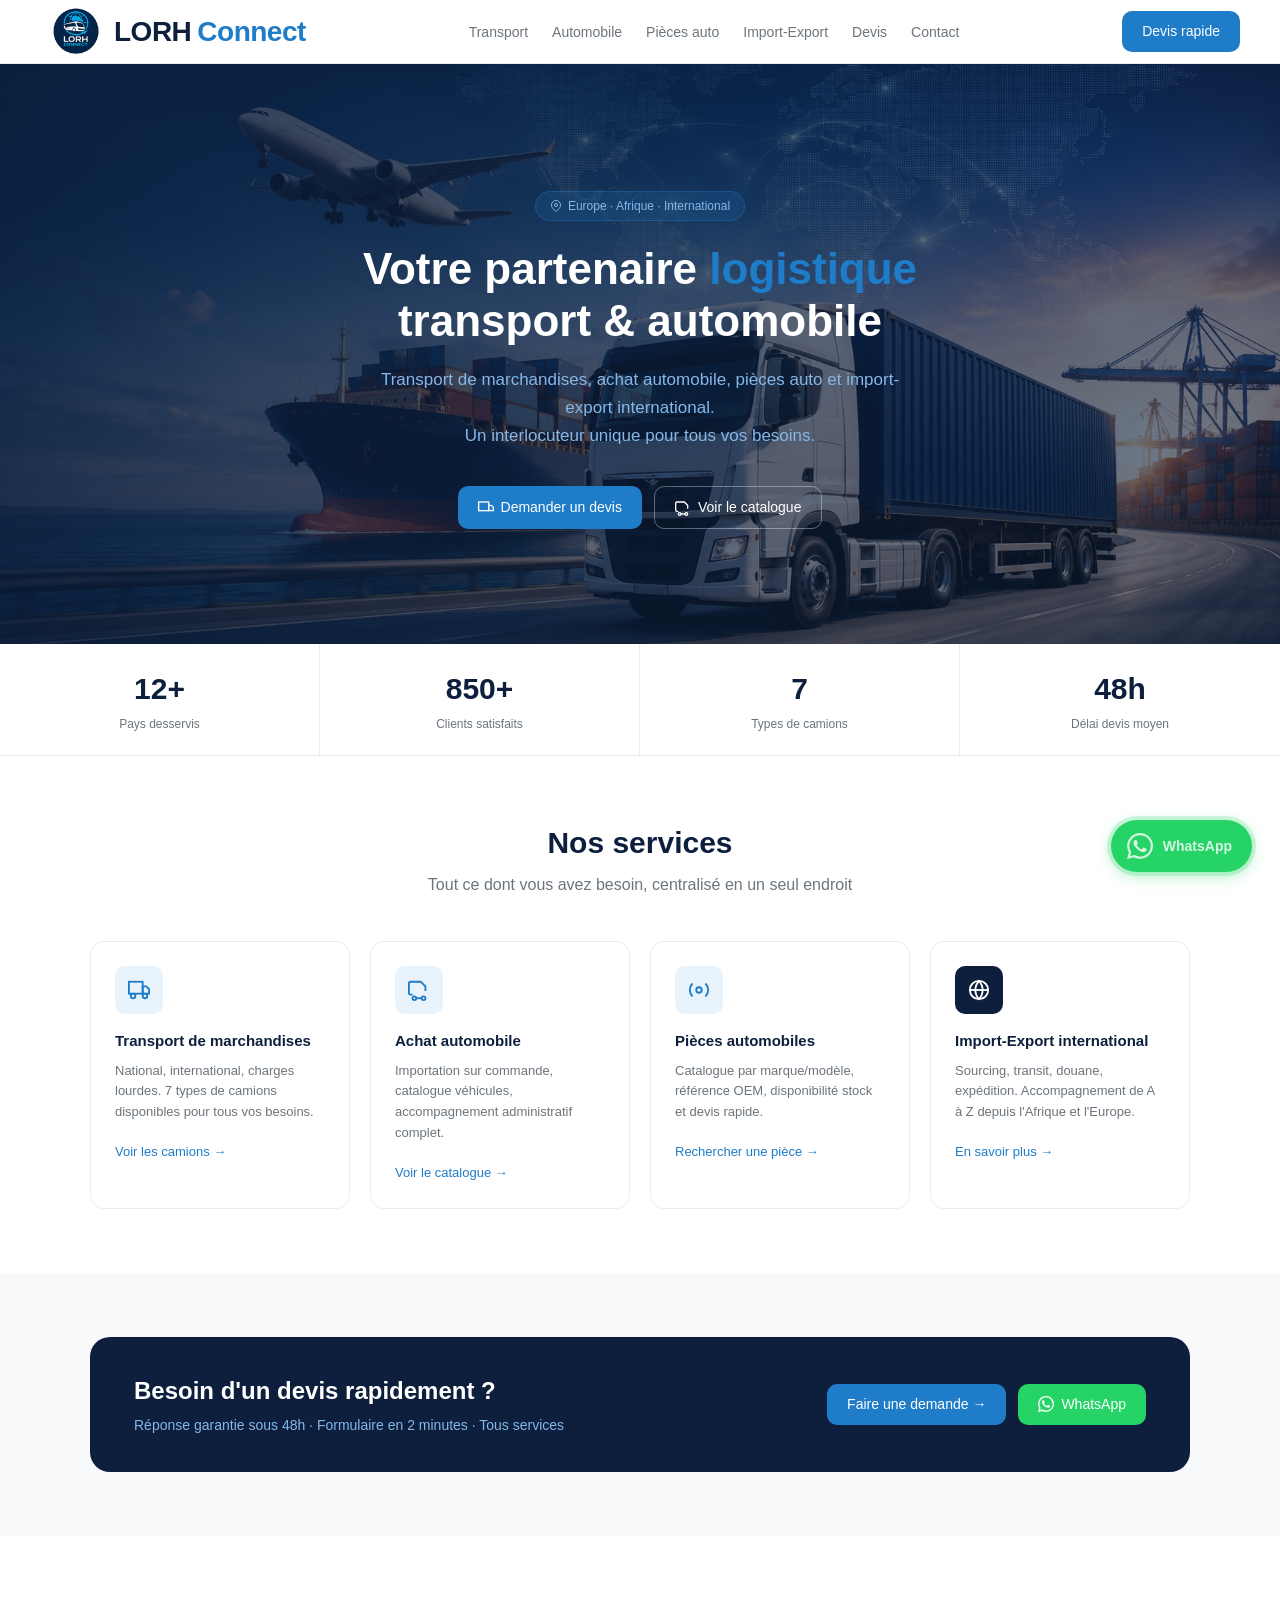
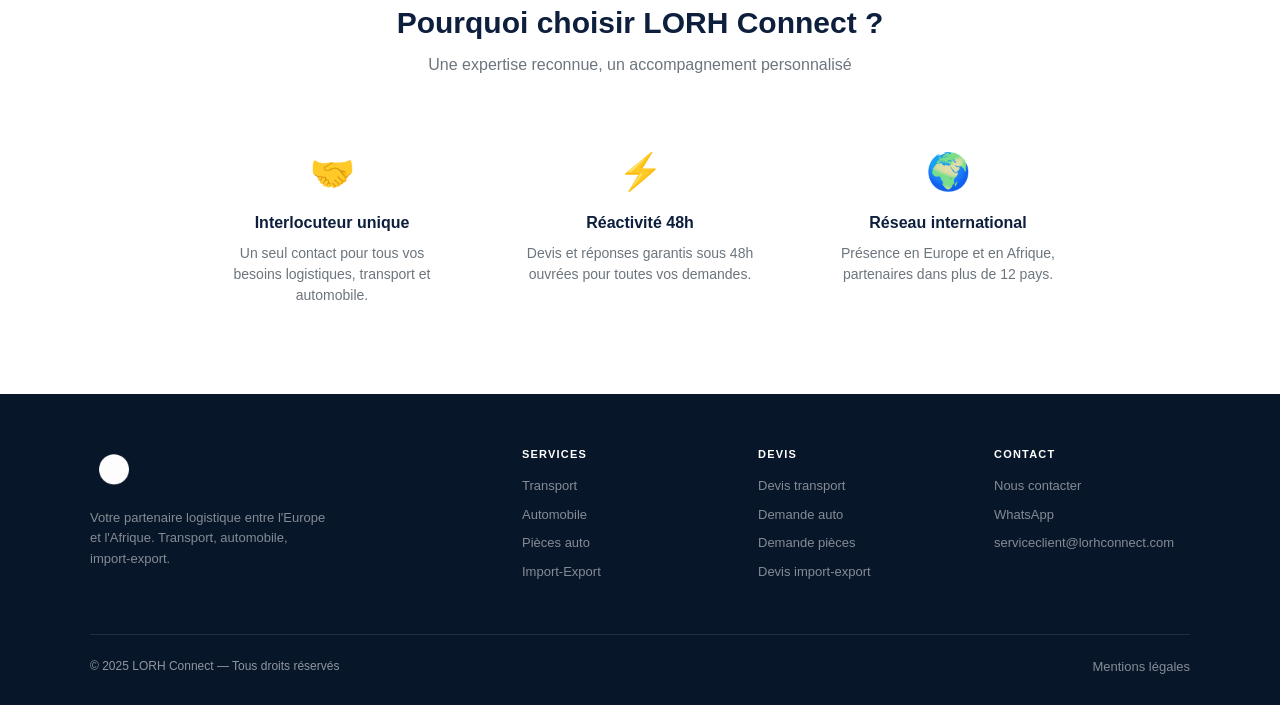
<file: index.html>
<!DOCTYPE html>
<html lang="fr">
<head>
  <meta charset="UTF-8">
  <meta name="viewport" content="width=device-width, initial-scale=1.0">
  <meta name="description" content="LORH Connect — Transport de marchandises, import-export, achat automobile et pièces auto. Votre partenaire logistique Europe-Afrique.">
  <title>LORH Connect — Transport · Automobile · Import-Export</title>
  <link rel="stylesheet" href="css/lorh-global.css">
  <link rel="icon" type="image/png" href="images/logo.png">
</head>
<body>

  <!-- ====== NAVIGATION ====== -->
  <header class="lorh-nav" role="banner">
    <a href="/" class="lorh-nav__logo" aria-label="LORH Connect — Accueil">
      <img src="images/logo.jpeg" alt="LORH Connect" class="lorh-nav__logo-img"><span class="lorh-nav__logo-text">LORH<span>Connect</span></span>
    </a>

    <nav aria-label="Navigation principale">
      <ul class="lorh-nav__links">
        <li><a href="/pages/transport.html">Transport</a></li>
        <li><a href="/pages/automobile.html">Automobile</a></li>
        <li><a href="/pages/pieces.html">Pièces auto</a></li>
        <li><a href="/pages/import-export.html">Import-Export</a></li>
        <li><a href="/pages/devis.html">Devis</a></li>
        <li><a href="/pages/contact.html">Contact</a></li>
      </ul>
    </nav>

    <div class="lorh-nav__cta">
      <a href="/pages/devis.html" class="lorh-btn lorh-btn--blue">Devis rapide</a>
    </div>

    <!-- Burger mobile -->
    <button class="lorh-burger" aria-label="Menu" aria-expanded="false" onclick="toggleMenu()">
      <span></span><span></span><span></span>
    </button>
  </header>

  <!-- Menu mobile -->
  <div class="lorh-mobile-menu" id="mobile-menu" aria-hidden="true">
    <a href="/pages/transport.html">🚛 Transport</a>
    <a href="/pages/automobile.html">🚗 Automobile</a>
    <a href="/pages/pieces.html">🔧 Pièces auto</a>
    <a href="/pages/import-export.html">🌍 Import-Export</a>
    <a href="/pages/devis.html">📋 Demander un devis</a>
    <a href="/pages/contact.html">✉️ Contact</a>
    <a href="https://wa.me/2250708908162?text=Bonjour+LORH+Connect%2C+je+souhaite+des+informations." target="_blank" class="lorh-mobile-menu__wa">
      <svg width="16" height="16" viewBox="0 0 24 24" fill="currentColor"><path d="M17.472 14.382c-.297-.149-1.758-.867-2.03-.967-.273-.099-.471-.148-.67.15-.197.297-.767.966-.94 1.164-.173.199-.347.223-.644.075-.297-.15-1.255-.463-2.39-1.475-.883-.788-1.48-1.761-1.653-2.059-.173-.297-.018-.458.13-.606.134-.133.298-.347.446-.52.149-.174.198-.298.298-.497.099-.198.05-.371-.025-.52-.075-.149-.669-1.612-.916-2.207-.242-.579-.487-.5-.669-.51-.173-.008-.371-.01-.57-.01-.198 0-.52.074-.792.372-.272.297-1.04 1.016-1.04 2.479 0 1.462 1.065 2.875 1.213 3.074.149.198 2.096 3.2 5.077 4.487.709.306 1.262.489 1.694.625.712.227 1.36.195 1.871.118.571-.085 1.758-.719 2.006-1.413.248-.694.248-1.289.173-1.413-.074-.124-.272-.198-.57-.347m-5.421 7.403h-.004a9.87 9.87 0 01-5.031-1.378l-.361-.214-3.741.982.998-3.648-.235-.374a9.86 9.86 0 01-1.51-5.26c.001-5.45 4.436-9.884 9.888-9.884 2.64 0 5.122 1.03 6.988 2.898a9.825 9.825 0 012.893 6.994c-.003 5.45-4.437 9.884-9.885 9.884m8.413-18.297A11.815 11.815 0 0012.05 0C5.495 0 .16 5.335.157 11.892c0 2.096.547 4.142 1.588 5.945L.057 24l6.305-1.654a11.882 11.882 0 005.683 1.448h.005c6.554 0 11.89-5.335 11.893-11.893a11.821 11.821 0 00-3.48-8.413z"/></svg>
      WhatsApp
    </a>
  </div>

  <main>

    <!-- ====== HERO ====== -->
    <section aria-label="Présentation" style="
      position: relative;
      min-height: 580px;
      display: flex;
      align-items: center;
      justify-content: center;
      text-align: center;
      overflow: hidden;
    ">
      <!-- Image de fond -->
      <img src="images/banniere.png" alt=""
        aria-hidden="true"
        style="
          position: absolute;
          inset: 0;
          width: 100%;
          height: 100%;
          object-fit: cover;
          object-position: center;
        ">
      <!-- Overlay dégradé navy pour lisibilité du texte -->
      <div style="
        position: absolute;
        inset: 0;
        background: linear-gradient(
          135deg,
          rgba(13,31,60,0.88) 0%,
          rgba(13,31,60,0.72) 50%,
          rgba(13,31,60,0.55) 100%
        );
      "></div>

      <!-- Contenu hero -->
      <div style="position: relative; z-index: 1; padding: 80px 40px 68px; max-width: 780px; margin: 0 auto;">
        <div class="lorh-hero__tag">
          <svg width="12" height="12" fill="none" stroke="currentColor" stroke-width="2" viewBox="0 0 24 24"><path d="M21 10c0 7-9 13-9 13s-9-6-9-13a9 9 0 0 1 18 0z"/><circle cx="12" cy="10" r="3"/></svg>
          Europe · Afrique · International
        </div>
        <h1 class="lorh-hero__title">
          Votre partenaire <span>logistique</span><br>transport & automobile
        </h1>
        <p class="lorh-hero__subtitle">
          Transport de marchandises, achat automobile, pièces auto et import-export international.<br>
          Un interlocuteur unique pour tous vos besoins.
        </p>
        <div class="lorh-hero__cta">
          <a href="/pages/devis.html?service=transport" class="lorh-btn lorh-btn--blue">
            <svg width="16" height="16" fill="none" stroke="currentColor" stroke-width="2" viewBox="0 0 24 24"><rect x="1" y="3" width="15" height="13"/><path d="M16 8h4l3 3v5h-7V8z"/></svg>
            Demander un devis
          </a>
          <a href="/pages/automobile.html" class="lorh-btn lorh-btn--ghost">
            <svg width="16" height="16" fill="none" stroke="currentColor" stroke-width="2" viewBox="0 0 24 24"><path d="M5 17H3a2 2 0 0 1-2-2V5a2 2 0 0 1 2-2h11l5 5v5"/><circle cx="7" cy="21" r="2"/><path d="M9 21h6"/><circle cx="17" cy="21" r="2"/></svg>
            Voir le catalogue
          </a>
        </div>
      </div>
    </section>

    <!-- ====== STATS ====== -->
    <div class="lorh-stats" role="region" aria-label="Chiffres clés">
      <div class="lorh-stats__item">
        <div class="lorh-stats__num">12+</div>
        <div class="lorh-stats__label">Pays desservis</div>
      </div>
      <div class="lorh-stats__item">
        <div class="lorh-stats__num">850+</div>
        <div class="lorh-stats__label">Clients satisfaits</div>
      </div>
      <div class="lorh-stats__item">
        <div class="lorh-stats__num">7</div>
        <div class="lorh-stats__label">Types de camions</div>
      </div>
      <div class="lorh-stats__item">
        <div class="lorh-stats__num">48h</div>
        <div class="lorh-stats__label">Délai devis moyen</div>
      </div>
    </div>

    <!-- ====== SERVICES ====== -->
    <section class="lorh-section" aria-labelledby="services-titre">
      <h2 class="lorh-section__title" id="services-titre">Nos services</h2>
      <p class="lorh-section__sub">Tout ce dont vous avez besoin, centralisé en un seul endroit</p>

      <div class="lorh-services-grid">

        <a href="/pages/transport.html" class="lorh-service-card">
          <div class="lorh-service-card__icon">
            <svg width="22" height="22" fill="none" stroke="currentColor" stroke-width="2" viewBox="0 0 24 24"><rect x="1" y="3" width="15" height="13"/><path d="M16 8h4l3 3v5h-7V8z"/><circle cx="5.5" cy="18.5" r="2.5"/><circle cx="18.5" cy="18.5" r="2.5"/></svg>
          </div>
          <h3 class="lorh-service-card__title">Transport de marchandises</h3>
          <p class="lorh-service-card__desc">National, international, charges lourdes. 7 types de camions disponibles pour tous vos besoins.</p>
          <span class="lorh-service-card__link">Voir les camions →</span>
        </a>

        <a href="/pages/automobile.html" class="lorh-service-card">
          <div class="lorh-service-card__icon">
            <svg width="22" height="22" fill="none" stroke="currentColor" stroke-width="2" viewBox="0 0 24 24"><path d="M5 17H3a2 2 0 0 1-2-2V5a2 2 0 0 1 2-2h11l5 5v5"/><circle cx="7" cy="21" r="2"/><path d="M9 21h6"/><circle cx="17" cy="21" r="2"/></svg>
          </div>
          <h3 class="lorh-service-card__title">Achat automobile</h3>
          <p class="lorh-service-card__desc">Importation sur commande, catalogue véhicules, accompagnement administratif complet.</p>
          <span class="lorh-service-card__link">Voir le catalogue →</span>
        </a>

        <a href="/pages/pieces.html" class="lorh-service-card">
          <div class="lorh-service-card__icon">
            <svg width="22" height="22" fill="none" stroke="currentColor" stroke-width="2" viewBox="0 0 24 24"><circle cx="12" cy="12" r="3"/><path d="M19.07 4.93a10 10 0 0 1 0 14.14"/><path d="M4.93 4.93a10 10 0 0 0 0 14.14"/></svg>
          </div>
          <h3 class="lorh-service-card__title">Pièces automobiles</h3>
          <p class="lorh-service-card__desc">Catalogue par marque/modèle, référence OEM, disponibilité stock et devis rapide.</p>
          <span class="lorh-service-card__link">Rechercher une pièce →</span>
        </a>

        <a href="/pages/import-export.html" class="lorh-service-card lorh-service-card--featured">
          <div class="lorh-service-card__icon">
            <svg width="22" height="22" fill="none" stroke="currentColor" stroke-width="2" viewBox="0 0 24 24"><circle cx="12" cy="12" r="10"/><line x1="2" y1="12" x2="22" y2="12"/><path d="M12 2a15.3 15.3 0 0 1 4 10 15.3 15.3 0 0 1-4 10 15.3 15.3 0 0 1-4-10 15.3 15.3 0 0 1 4-10z"/></svg>
          </div>
          <h3 class="lorh-service-card__title">Import-Export international</h3>
          <p class="lorh-service-card__desc">Sourcing, transit, douane, expédition. Accompagnement de A à Z depuis l'Afrique et l'Europe.</p>
          <span class="lorh-service-card__link">En savoir plus →</span>
        </a>

      </div>
    </section>

    <!-- ====== BANNIÈRE DEVIS ====== -->
    <div class="lorh-section lorh-section--gray">
      <div class="lorh-devis-banner">
        <div>
          <h2 class="lorh-devis-banner__title">Besoin d'un devis rapidement ?</h2>
          <p class="lorh-devis-banner__sub">Réponse garantie sous 48h · Formulaire en 2 minutes · Tous services</p>
        </div>
        <div style="display:flex;gap:12px;flex-wrap:wrap">
          <a href="/pages/devis.html" class="lorh-btn lorh-btn--blue">Faire une demande →</a>
          <a href="https://wa.me/2250708908162?text=Bonjour+LORH+Connect%2C+je+souhaite+un+devis." target="_blank" class="lorh-btn lorh-btn--wa">
            <svg width="16" height="16" viewBox="0 0 24 24" fill="currentColor"><path d="M17.472 14.382c-.297-.149-1.758-.867-2.03-.967-.273-.099-.471-.148-.67.15-.197.297-.767.966-.94 1.164-.173.199-.347.223-.644.075-.297-.15-1.255-.463-2.39-1.475-.883-.788-1.48-1.761-1.653-2.059-.173-.297-.018-.458.13-.606.134-.133.298-.347.446-.52.149-.174.198-.298.298-.497.099-.198.05-.371-.025-.52-.075-.149-.669-1.612-.916-2.207-.242-.579-.487-.5-.669-.51-.173-.008-.371-.01-.57-.01-.198 0-.52.074-.792.372-.272.297-1.04 1.016-1.04 2.479 0 1.462 1.065 2.875 1.213 3.074.149.198 2.096 3.2 5.077 4.487.709.306 1.262.489 1.694.625.712.227 1.36.195 1.871.118.571-.085 1.758-.719 2.006-1.413.248-.694.248-1.289.173-1.413-.074-.124-.272-.198-.57-.347m-5.421 7.403h-.004a9.87 9.87 0 01-5.031-1.378l-.361-.214-3.741.982.998-3.648-.235-.374a9.86 9.86 0 01-1.51-5.26c.001-5.45 4.436-9.884 9.888-9.884 2.64 0 5.122 1.03 6.988 2.898a9.825 9.825 0 012.893 6.994c-.003 5.45-4.437 9.884-9.885 9.884m8.413-18.297A11.815 11.815 0 0012.05 0C5.495 0 .16 5.335.157 11.892c0 2.096.547 4.142 1.588 5.945L.057 24l6.305-1.654a11.882 11.882 0 005.683 1.448h.005c6.554 0 11.89-5.335 11.893-11.893a11.821 11.821 0 00-3.48-8.413z"/></svg>
            WhatsApp
          </a>
        </div>
      </div>
    </div>

    <!-- ====== POURQUOI LORH ====== -->
    <section class="lorh-section" aria-labelledby="pourquoi-titre">
      <h2 class="lorh-section__title" id="pourquoi-titre">Pourquoi choisir LORH Connect ?</h2>
      <p class="lorh-section__sub">Une expertise reconnue, un accompagnement personnalisé</p>
      <div style="display:grid;grid-template-columns:repeat(3,1fr);gap:24px;max-width:900px;margin:0 auto">
        <div style="text-align:center;padding:24px">
          <div style="font-size:36px;margin-bottom:12px">🤝</div>
          <h3 style="font-size:16px;font-weight:600;color:var(--lorh-navy);margin:0 0 8px">Interlocuteur unique</h3>
          <p style="font-size:14px;color:var(--lorh-gray-600);margin:0">Un seul contact pour tous vos besoins logistiques, transport et automobile.</p>
        </div>
        <div style="text-align:center;padding:24px">
          <div style="font-size:36px;margin-bottom:12px">⚡</div>
          <h3 style="font-size:16px;font-weight:600;color:var(--lorh-navy);margin:0 0 8px">Réactivité 48h</h3>
          <p style="font-size:14px;color:var(--lorh-gray-600);margin:0">Devis et réponses garantis sous 48h ouvrées pour toutes vos demandes.</p>
        </div>
        <div style="text-align:center;padding:24px">
          <div style="font-size:36px;margin-bottom:12px">🌍</div>
          <h3 style="font-size:16px;font-weight:600;color:var(--lorh-navy);margin:0 0 8px">Réseau international</h3>
          <p style="font-size:14px;color:var(--lorh-gray-600);margin:0">Présence en Europe et en Afrique, partenaires dans plus de 12 pays.</p>
        </div>
      </div>
    </section>

  </main>

  <!-- ====== FOOTER ====== -->
  <footer class="lorh-footer" role="contentinfo">
    <div class="lorh-footer__grid">
      <div>
        <img src="images/logo.jpeg" alt="LORH Connect" style="height:48px;margin-bottom:14px;filter:brightness(0) invert(1)">
        <p style="font-size:13px;color:rgba(255,255,255,0.5);line-height:1.6;max-width:240px">
          Votre partenaire logistique entre l'Europe et l'Afrique. Transport, automobile, import-export.
        </p>
      </div>
      <div>
        <div class="lorh-footer__col-title">Services</div>
        <a href="/pages/transport.html" class="lorh-footer__link">Transport</a>
        <a href="/pages/automobile.html" class="lorh-footer__link">Automobile</a>
        <a href="/pages/pieces.html" class="lorh-footer__link">Pièces auto</a>
        <a href="/pages/import-export.html" class="lorh-footer__link">Import-Export</a>
      </div>
      <div>
        <div class="lorh-footer__col-title">Devis</div>
        <a href="/pages/devis.html?service=transport" class="lorh-footer__link">Devis transport</a>
        <a href="/pages/devis.html?service=automobile" class="lorh-footer__link">Demande auto</a>
        <a href="/pages/devis.html?service=pieces" class="lorh-footer__link">Demande pièces</a>
        <a href="/pages/devis.html?service=import" class="lorh-footer__link">Devis import-export</a>
      </div>
      <div>
        <div class="lorh-footer__col-title">Contact</div>
        <a href="/pages/contact.html" class="lorh-footer__link">Nous contacter</a>
        <a href="https://wa.me/2250708908162" target="_blank" class="lorh-footer__link">WhatsApp</a>
        <a href="mailto:serviceclient@lorhconnect.com" class="lorh-footer__link">serviceclient@lorhconnect.com</a>
      </div>
    </div>
    <div class="lorh-footer__bottom">
      <span>© 2025 LORH Connect — Tous droits réservés</span>
      <span><a href="/pages/mentions-legales.html" class="lorh-footer__link" style="display:inline">Mentions légales</a></span>
    </div>
  </footer>

  <!-- ====== WHATSAPP FLOTTANT ====== -->
  <a href="https://wa.me/2250708908162?text=Bonjour+LORH+Connect%2C+je+souhaite+des+informations+sur+vos+services."
     target="_blank" rel="noopener noreferrer"
     class="lorh-wa-float" aria-label="Nous contacter sur WhatsApp">
    <svg width="26" height="26" viewBox="0 0 24 24" fill="currentColor" aria-hidden="true"><path d="M17.472 14.382c-.297-.149-1.758-.867-2.03-.967-.273-.099-.471-.148-.67.15-.197.297-.767.966-.94 1.164-.173.199-.347.223-.644.075-.297-.15-1.255-.463-2.39-1.475-.883-.788-1.48-1.761-1.653-2.059-.173-.297-.018-.458.13-.606.134-.133.298-.347.446-.52.149-.174.198-.298.298-.497.099-.198.05-.371-.025-.52-.075-.149-.669-1.612-.916-2.207-.242-.579-.487-.5-.669-.51-.173-.008-.371-.01-.57-.01-.198 0-.52.074-.792.372-.272.297-1.04 1.016-1.04 2.479 0 1.462 1.065 2.875 1.213 3.074.149.198 2.096 3.2 5.077 4.487.709.306 1.262.489 1.694.625.712.227 1.36.195 1.871.118.571-.085 1.758-.719 2.006-1.413.248-.694.248-1.289.173-1.413-.074-.124-.272-.198-.57-.347m-5.421 7.403h-.004a9.87 9.87 0 01-5.031-1.378l-.361-.214-3.741.982.998-3.648-.235-.374a9.86 9.86 0 01-1.51-5.26c.001-5.45 4.436-9.884 9.888-9.884 2.64 0 5.122 1.03 6.988 2.898a9.825 9.825 0 012.893 6.994c-.003 5.45-4.437 9.884-9.885 9.884m8.413-18.297A11.815 11.815 0 0012.05 0C5.495 0 .16 5.335.157 11.892c0 2.096.547 4.142 1.588 5.945L.057 24l6.305-1.654a11.882 11.882 0 005.683 1.448h.005c6.554 0 11.89-5.335 11.893-11.893a11.821 11.821 0 00-3.48-8.413z"/></svg>
    <span class="lorh-wa-float__label">WhatsApp</span>
  </a>

  <script src="js/lorh-global.js"></script>
</body>
</html>
</file>
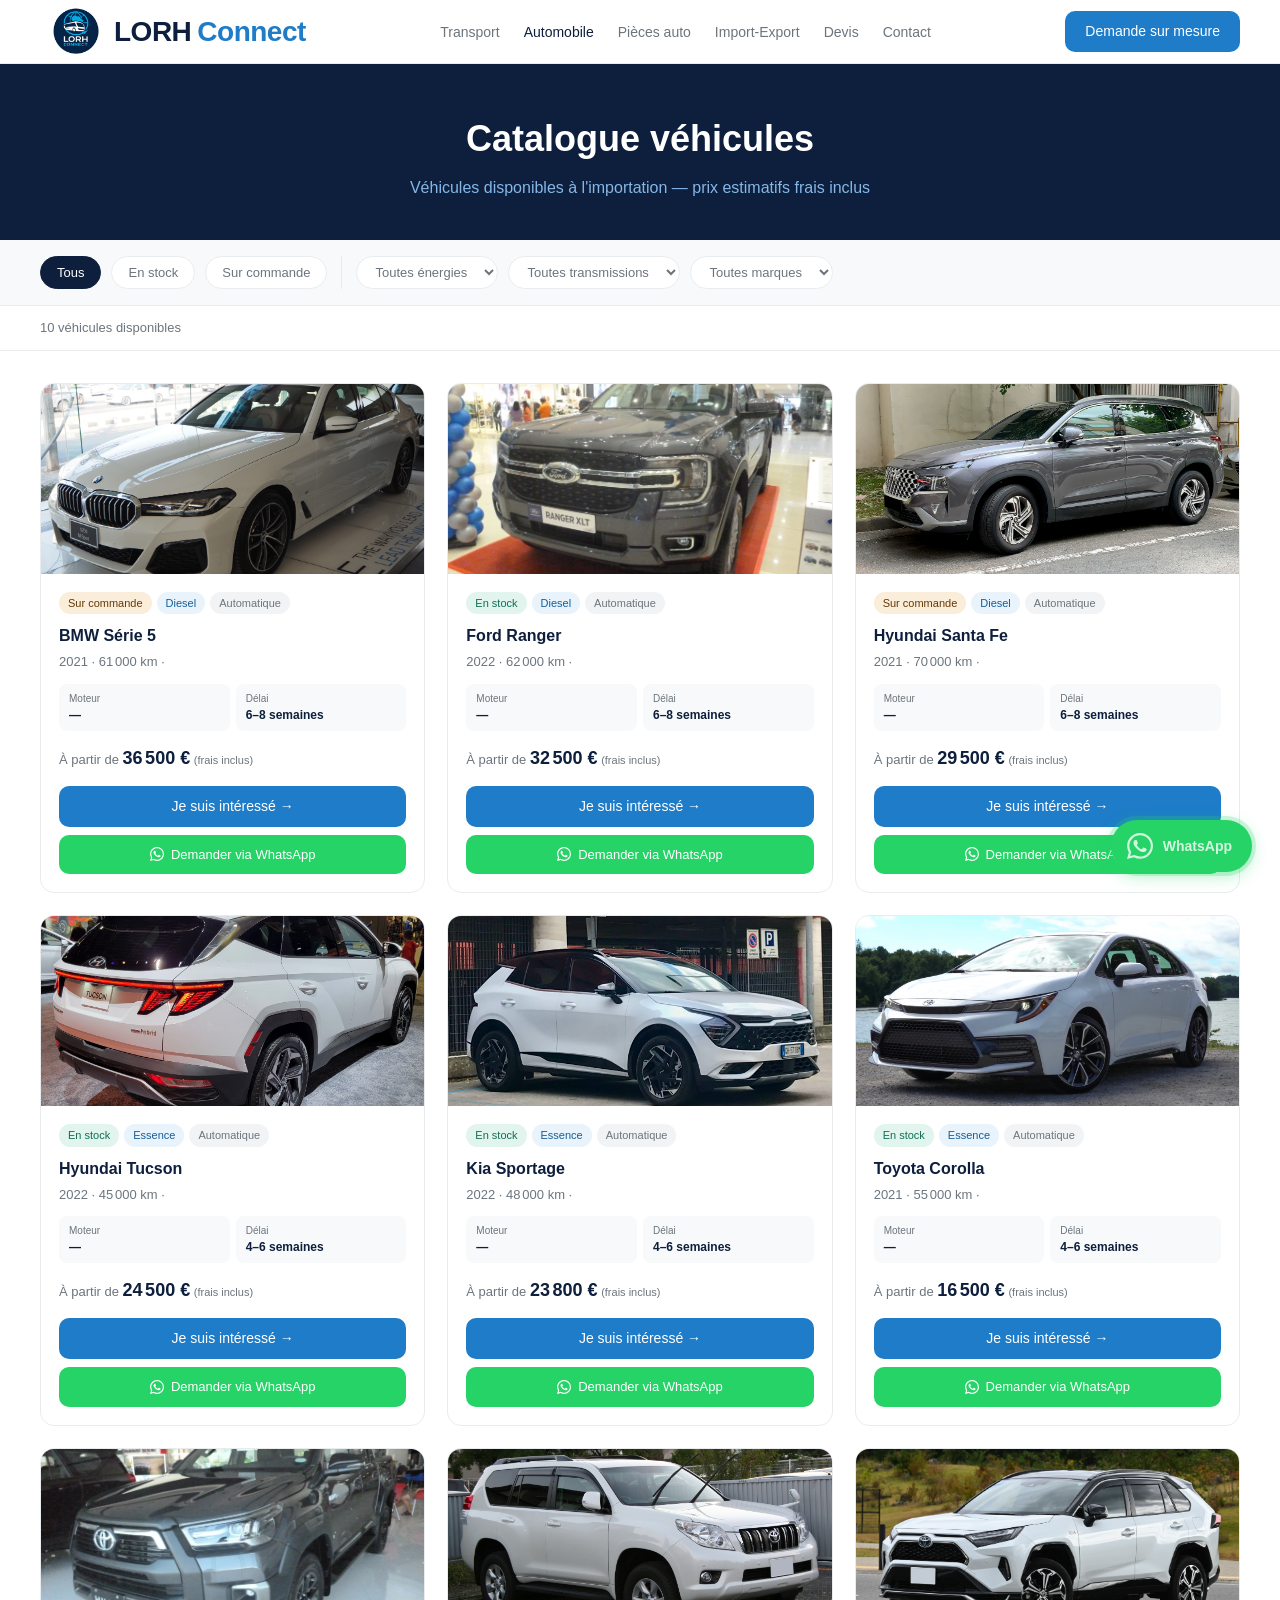
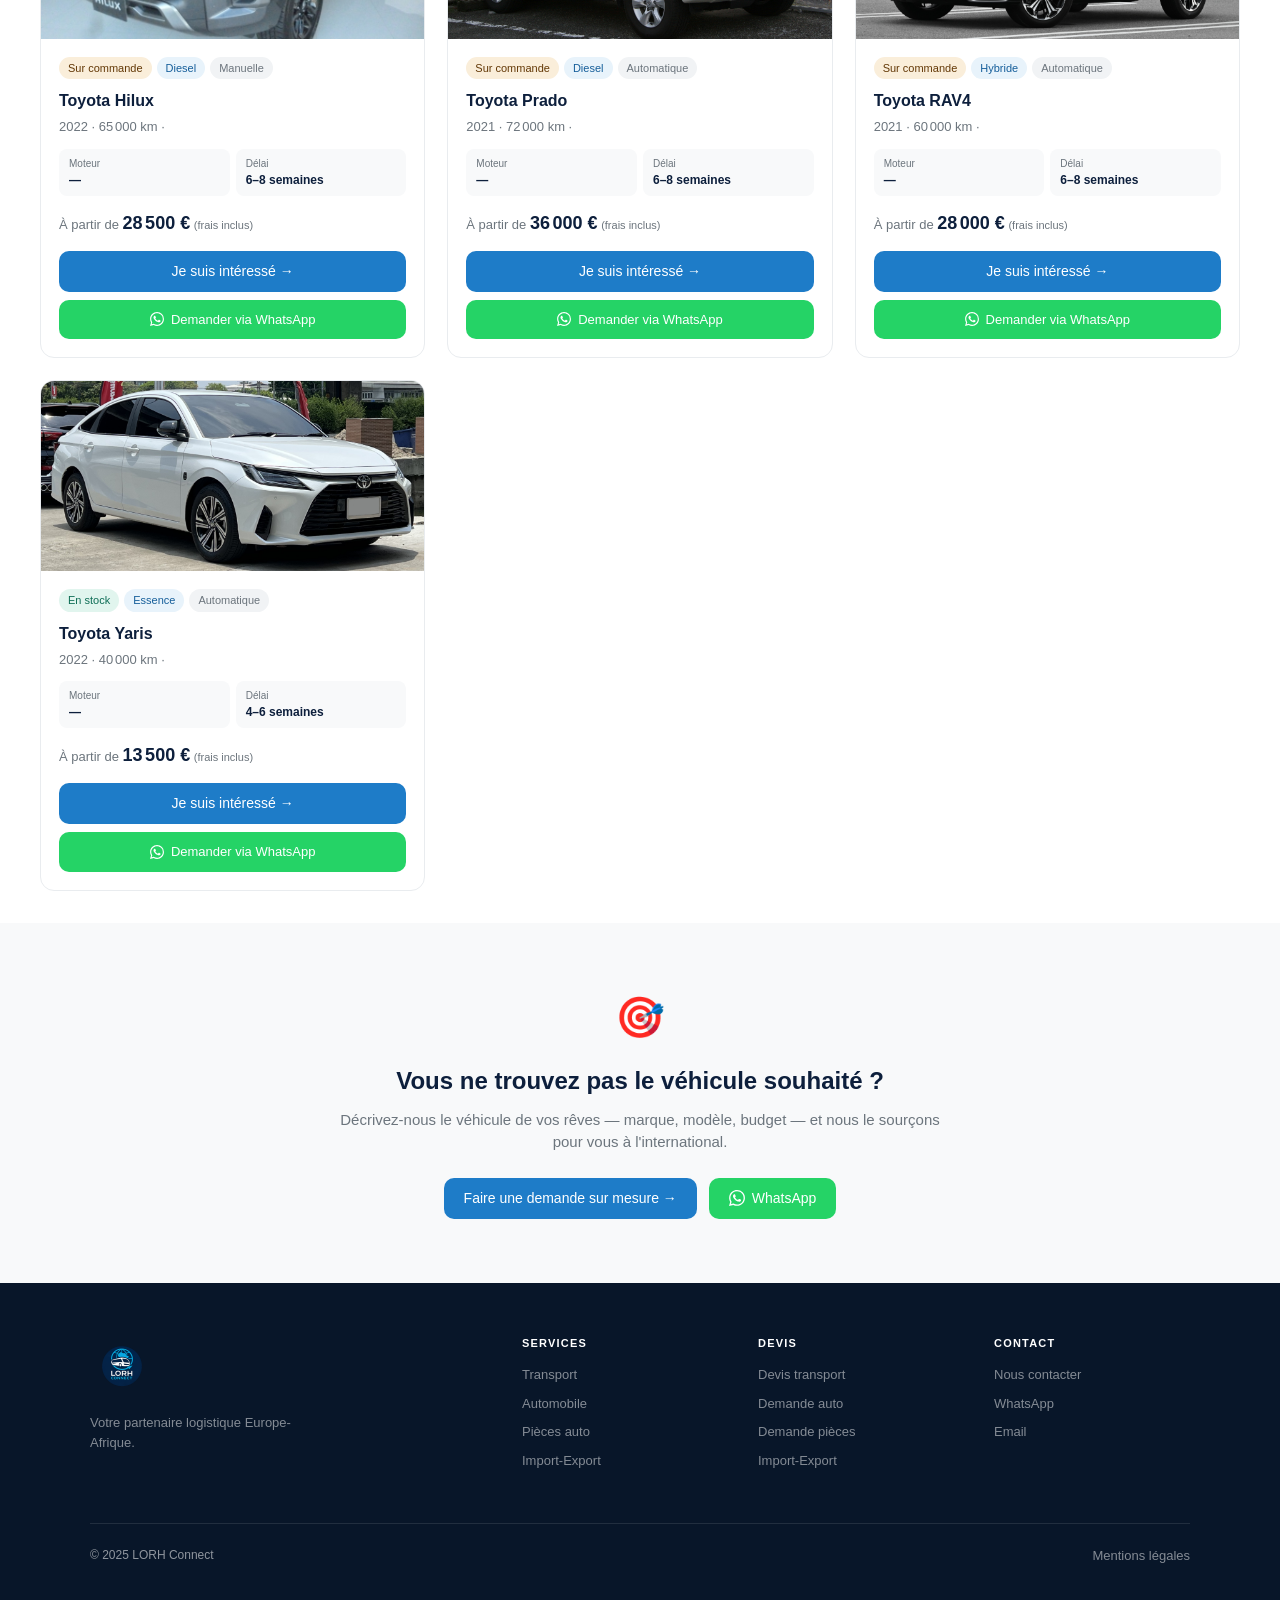
<file: pages/automobile.html>
<!DOCTYPE html>
<html lang="fr">
<head>
  <meta charset="UTF-8">
  <meta name="viewport" content="width=device-width, initial-scale=1.0">
  <meta name="description" content="Catalogue véhicules LORH Connect — Importation automobile Europe et Afrique">
  <title>Catalogue Automobile — LORH Connect</title>
  <link rel="stylesheet" href="../css/lorh-global.css">
</head>
<body>

  <header class="lorh-nav">
    <a href="/" class="lorh-nav__logo"><img src="../images/logo.jpeg" alt="LORH Connect" class="lorh-nav__logo-img"><span class="lorh-nav__logo-text">LORH<span>Connect</span></span></a>
    <nav><ul class="lorh-nav__links">
      <li><a href="/pages/transport.html">Transport</a></li>
      <li><a href="/pages/automobile.html" style="color:var(--lorh-navy);font-weight:500">Automobile</a></li>
      <li><a href="/pages/pieces.html">Pièces auto</a></li>
      <li><a href="/pages/import-export.html">Import-Export</a></li>
      <li><a href="/pages/devis.html">Devis</a></li>
      <li><a href="/pages/contact.html">Contact</a></li>
    </ul></nav>
    <div class="lorh-nav__cta">
      <a href="/pages/devis?service=automobile" class="lorh-btn lorh-btn--blue">Demande sur mesure</a>
    </div>
    <button class="lorh-burger" aria-label="Menu" onclick="toggleMenu()"><span></span><span></span><span></span></button>
  </header>
  <div class="lorh-mobile-menu" id="mobile-menu">
    <a href="/pages/transport.html">🚛 Transport</a>
    <a href="/pages/automobile.html">🚗 Automobile</a>
    <a href="/pages/pieces.html">🔧 Pièces auto</a>
    <a href="/pages/import-export.html">🌍 Import-Export</a>
    <a href="/pages/devis.html">📋 Devis</a>
    <a href="/pages/contact.html">✉️ Contact</a>
  </div>

  <main>

    <!-- En-tête page -->
    <div style="background:var(--lorh-navy);padding:48px 40px 40px;text-align:center">
      <h1 style="font-size:36px;font-weight:700;color:#fff;margin-bottom:10px">Catalogue véhicules</h1>
      <p style="font-size:16px;color:var(--lorh-blue-mid);max-width:500px;margin:0 auto">
        Véhicules disponibles à l'importation — prix estimatifs frais inclus
      </p>
    </div>

    <!-- Filtres -->
    <div class="lorh-filters" id="filtres-zone">
      <button class="lorh-filter-pill active" onclick="filtrerVehicules('tous', this)">Tous</button>
      <button class="lorh-filter-pill" onclick="filtrerVehicules('stock', this)">En stock</button>
      <button class="lorh-filter-pill" onclick="filtrerVehicules('commande', this)">Sur commande</button>
      <div style="width:1px;background:var(--lorh-gray-200);margin:0 4px"></div>
      <select id="filtre-energie" onchange="appliquerFiltres()" style="padding:7px 14px;font-size:13px;border:1px solid var(--lorh-gray-200);border-radius:20px;background:#fff;color:var(--lorh-gray-600)">
        <option value="">Toutes énergies</option>
        <option>Diesel</option>
        <option>Essence</option>
        <option>Hybride</option>
        <option>Électrique</option>
      </select>
      <select id="filtre-transmission" onchange="appliquerFiltres()" style="padding:7px 14px;font-size:13px;border:1px solid var(--lorh-gray-200);border-radius:20px;background:#fff;color:var(--lorh-gray-600)">
        <option value="">Toutes transmissions</option>
        <option>Automatique</option>
        <option>Manuelle</option>
      </select>
      <select id="filtre-marque" onchange="appliquerFiltres()" style="padding:7px 14px;font-size:13px;border:1px solid var(--lorh-gray-200);border-radius:20px;background:#fff;color:var(--lorh-gray-600)">
        <option value="">Toutes marques</option>
      </select>
    </div>

    <!-- Compteur résultats -->
    <div style="padding:12px 40px;font-size:13px;color:var(--lorh-gray-600);border-bottom:1px solid var(--lorh-gray-200)">
      <span id="compteur-vehicules">Chargement...</span>
    </div>

    <!-- Grille véhicules -->
    <div class="lorh-vehicles-grid" id="grille-vehicules">
      <!-- Chargement -->
      <div id="loading-vehicules" style="grid-column:1/-1;text-align:center;padding:60px;color:var(--lorh-gray-600)">
        <div style="font-size:32px;margin-bottom:12px">⏳</div>
        Chargement du catalogue...
      </div>
    </div>

    <!-- Pas de résultat -->
    <div id="empty-vehicules" style="display:none;text-align:center;padding:60px 20px">
      <div style="font-size:48px;margin-bottom:16px">🔍</div>
      <p style="font-size:16px;color:var(--lorh-gray-600);margin-bottom:20px">Aucun véhicule ne correspond à ces critères.</p>
      <button class="lorh-btn lorh-btn--outline" onclick="resetFiltres()">Réinitialiser les filtres</button>
    </div>

    <!-- CTA demande sur mesure -->
    <div class="lorh-section lorh-section--gray">
      <div style="max-width:600px;margin:0 auto;text-align:center">
        <div style="font-size:40px;margin-bottom:16px">🎯</div>
        <h2 style="font-size:24px;font-weight:700;color:var(--lorh-navy);margin-bottom:10px">Vous ne trouvez pas le véhicule souhaité ?</h2>
        <p style="font-size:15px;color:var(--lorh-gray-600);margin-bottom:24px">
          Décrivez-nous le véhicule de vos rêves — marque, modèle, budget — et nous le sourçons pour vous à l'international.
        </p>
        <div style="display:flex;gap:12px;justify-content:center;flex-wrap:wrap">
          <a href="/pages/devis?service=automobile" class="lorh-btn lorh-btn--blue">Faire une demande sur mesure →</a>
          <a href="https://wa.me/2250708908162?text=Bonjour+LORH+Connect%2C+je+cherche+un+v%C3%A9hicule+%C3%A0+importer." target="_blank" class="lorh-btn lorh-btn--wa">
            <svg width="16" height="16" viewBox="0 0 24 24" fill="currentColor"><path d="M17.472 14.382c-.297-.149-1.758-.867-2.03-.967-.273-.099-.471-.148-.67.15-.197.297-.767.966-.94 1.164-.173.199-.347.223-.644.075-.297-.15-1.255-.463-2.39-1.475-.883-.788-1.48-1.761-1.653-2.059-.173-.297-.018-.458.13-.606.134-.133.298-.347.446-.52.149-.174.198-.298.298-.497.099-.198.05-.371-.025-.52-.075-.149-.669-1.612-.916-2.207-.242-.579-.487-.5-.669-.51-.173-.008-.371-.01-.57-.01-.198 0-.52.074-.792.372-.272.297-1.04 1.016-1.04 2.479 0 1.462 1.065 2.875 1.213 3.074.149.198 2.096 3.2 5.077 4.487.709.306 1.262.489 1.694.625.712.227 1.36.195 1.871.118.571-.085 1.758-.719 2.006-1.413.248-.694.248-1.289.173-1.413-.074-.124-.272-.198-.57-.347m-5.421 7.403h-.004a9.87 9.87 0 01-5.031-1.378l-.361-.214-3.741.982.998-3.648-.235-.374a9.86 9.86 0 01-1.51-5.26c.001-5.45 4.436-9.884 9.888-9.884 2.64 0 5.122 1.03 6.988 2.898a9.825 9.825 0 012.893 6.994c-.003 5.45-4.437 9.884-9.885 9.884m8.413-18.297A11.815 11.815 0 0012.05 0C5.495 0 .16 5.335.157 11.892c0 2.096.547 4.142 1.588 5.945L.057 24l6.305-1.654a11.882 11.882 0 005.683 1.448h.005c6.554 0 11.89-5.335 11.893-11.893a11.821 11.821 0 00-3.48-8.413z"/></svg>
            WhatsApp
          </a>
        </div>
      </div>
    </div>

  </main>

  <!-- Footer identique index.html -->
  <footer class="lorh-footer">
    <div class="lorh-footer__grid">
      <div>
        <img src="../images/logo.jpeg" alt="LORH Connect" style="height:64px;margin-bottom:14px;">
        <p style="font-size:13px;color:rgba(255,255,255,0.5);line-height:1.6;max-width:220px">Votre partenaire logistique Europe-Afrique.</p>
      </div>
      <div>
        <div class="lorh-footer__col-title">Services</div>
        <a href="/pages/transport.html" class="lorh-footer__link">Transport</a>
        <a href="/pages/automobile.html" class="lorh-footer__link">Automobile</a>
        <a href="/pages/pieces.html" class="lorh-footer__link">Pièces auto</a>
        <a href="/pages/import-export.html" class="lorh-footer__link">Import-Export</a>
      </div>
      <div>
        <div class="lorh-footer__col-title">Devis</div>
        <a href="/pages/devis?service=transport" class="lorh-footer__link">Devis transport</a>
        <a href="/pages/devis?service=automobile" class="lorh-footer__link">Demande auto</a>
        <a href="/pages/devis?service=pieces" class="lorh-footer__link">Demande pièces</a>
        <a href="/pages/devis?service=import" class="lorh-footer__link">Import-Export</a>
      </div>
      <div>
        <div class="lorh-footer__col-title">Contact</div>
        <a href="/pages/contact.html" class="lorh-footer__link">Nous contacter</a>
        <a href="https://wa.me/2250708908162" target="_blank" class="lorh-footer__link">WhatsApp</a>
        <a href="mailto:serviceclient@lorhconnect.com" class="lorh-footer__link">Email</a>
      </div>
    </div>
    <div class="lorh-footer__bottom">
      <span>© 2025 LORH Connect</span>
      <a href="mentions-legales.html" class="lorh-footer__link" style="display:inline">Mentions légales</a>
    </div>
  </footer>

  <a href="https://wa.me/2250708908162?text=Bonjour+LORH+Connect%2C+je+suis+int%C3%A9ress%C3%A9+par+votre+catalogue+automobile." target="_blank" class="lorh-wa-float" aria-label="WhatsApp">
    <svg width="26" height="26" viewBox="0 0 24 24" fill="currentColor"><path d="M17.472 14.382c-.297-.149-1.758-.867-2.03-.967-.273-.099-.471-.148-.67.15-.197.297-.767.966-.94 1.164-.173.199-.347.223-.644.075-.297-.15-1.255-.463-2.39-1.475-.883-.788-1.48-1.761-1.653-2.059-.173-.297-.018-.458.13-.606.134-.133.298-.347.446-.52.149-.174.198-.298.298-.497.099-.198.05-.371-.025-.52-.075-.149-.669-1.612-.916-2.207-.242-.579-.487-.5-.669-.51-.173-.008-.371-.01-.57-.01-.198 0-.52.074-.792.372-.272.297-1.04 1.016-1.04 2.479 0 1.462 1.065 2.875 1.213 3.074.149.198 2.096 3.2 5.077 4.487.709.306 1.262.489 1.694.625.712.227 1.36.195 1.871.118.571-.085 1.758-.719 2.006-1.413.248-.694.248-1.289.173-1.413-.074-.124-.272-.198-.57-.347m-5.421 7.403h-.004a9.87 9.87 0 01-5.031-1.378l-.361-.214-3.741.982.998-3.648-.235-.374a9.86 9.86 0 01-1.51-5.26c.001-5.45 4.436-9.884 9.888-9.884 2.64 0 5.122 1.03 6.988 2.898a9.825 9.825 0 012.893 6.994c-.003 5.45-4.437 9.884-9.885 9.884m8.413-18.297A11.815 11.815 0 0012.05 0C5.495 0 .16 5.335.157 11.892c0 2.096.547 4.142 1.588 5.945L.057 24l6.305-1.654a11.882 11.882 0 005.683 1.448h.005c6.554 0 11.89-5.335 11.893-11.893a11.821 11.821 0 00-3.48-8.413z"/></svg>
    <span class="lorh-wa-float__label">WhatsApp</span>
  </a>

  <script src="../js/lorh-global.js"></script>
  <script>

    // ============================================================
    // Lecture des fichiers JSON du catalogue (générés par Netlify CMS)
    // Chaque véhicule = un fichier JSON dans /data/vehicules/
    // ============================================================

    var tousVehicules = [];
    var filtreActif   = 'tous';

    // Liste des fichiers JSON — mise à jour automatique via Netlify CMS
    // Netlify CMS crée automatiquement ces fichiers quand tu ajoutes un véhicule
    var fichiersVehicules = [
      '../data/vehicules/toyota-land-cruiser-200.json'
      // Netlify CMS ajoutera automatiquement les nouveaux fichiers ici
      // via un script de génération (voir lorh-catalogue.js)
    ];

    // Charger tous les véhicules
    async function chargerVehicules() {
      try {
        // Charger l'index des véhicules (généré automatiquement)
        var response = await fetch('../data/vehicules/index.json');
        if (response.ok) {
          var index = await response.json();
          fichiersVehicules = index.map(function(f) { return '../data/vehicules/' + f; });
        }
      } catch(e) {
        // Pas d'index — on utilise la liste manuelle ci-dessus
      }

      var promesses = fichiersVehicules.map(function(fichier) {
        return fetch(fichier).then(function(r) { return r.json(); }).catch(function() { return null; });
      });

      var resultats = await Promise.all(promesses);
      tousVehicules = resultats.filter(function(v) { return v && v.publie !== false; });

      // Peupler le filtre marques
      var marques = [...new Set(tousVehicules.map(function(v) { return v.marque_autre || v.marque; }))].sort();
      var selectMarque = document.getElementById('filtre-marque');
      marques.forEach(function(m) {
        var opt = document.createElement('option');
        opt.value = m; opt.textContent = m;
        selectMarque.appendChild(opt);
      });

      afficherVehicules(tousVehicules);
    }

    function afficherVehicules(vehicules) {
      var grille   = document.getElementById('grille-vehicules');
      var loading  = document.getElementById('loading-vehicules');
      var empty    = document.getElementById('empty-vehicules');
      var compteur = document.getElementById('compteur-vehicules');

      if (loading) loading.style.display = 'none';

      if (vehicules.length === 0) {
        grille.innerHTML = '';
        empty.style.display = 'block';
        compteur.textContent = 'Aucun véhicule trouvé';
        return;
      }

      empty.style.display = 'none';
      compteur.textContent = vehicules.length + ' véhicule' + (vehicules.length > 1 ? 's' : '') + ' disponible' + (vehicules.length > 1 ? 's' : '');

      grille.innerHTML = vehicules.map(function(v) {
        var marque  = v.marque_autre || v.marque;
        var statut  = v.statut === 'stock' ? '<span class="lorh-badge lorh-badge--stock">En stock</span>' :
                      v.statut === 'vendu' ? '<span class="lorh-badge" style="background:#f5e0e0;color:#7a1f1f">Vendu</span>' :
                      '<span class="lorh-badge lorh-badge--order">Sur commande</span>';
        var energie = '<span class="lorh-badge lorh-badge--energy">' + v.energie + '</span>';
        var trans   = '<span class="lorh-badge lorh-badge--trans">' + v.transmission + '</span>';
        var photoSrc = v.photo || v.photo_url || '';
        // Icônes par catégorie
        var icone = v.categorie && v.categorie.toLowerCase().indexOf('pick') !== -1 ? '🛻'
                  : v.categorie && v.categorie.toLowerCase().indexOf('berline') !== -1 ? '🚗'
                  : v.categorie && v.categorie.toLowerCase().indexOf('citadine') !== -1 ? '🚙'
                  : '🚙';
        var photo = photoSrc
          ? '<img src="' + photoSrc + '" alt="' + v.titre + '" loading="lazy" style="width:100%;height:100%;object-fit:cover" onerror="this.parentNode.innerHTML=\'<div style=&quot;width:100%;height:100%;background:linear-gradient(135deg,#0D1F3C,#1E7CC8);display:flex;flex-direction:column;align-items:center;justify-content:center;gap:8px&quot;><span style=&quot;font-size:48px&quot;>' + icone + '</span><span style=&quot;color:#fff;font-size:14px;font-weight:600;text-align:center;padding:0 12px&quot;>' + v.titre + '</span></div>\'">'
          : '<div style="width:100%;height:100%;background:linear-gradient(135deg,#0D1F3C,#1E7CC8);display:flex;flex-direction:column;align-items:center;justify-content:center;gap:8px"><span style="font-size:48px">' + icone + '</span><span style="color:#fff;font-size:14px;font-weight:600;text-align:center;padding:0 12px">' + v.titre + '</span></div>';
        var prix    = v.prix ? v.prix.toLocaleString('fr-FR') + ' €' : 'Prix sur devis';
        var waMsg   = encodeURIComponent('Bonjour LORH Connect, je suis intéressé par : ' + v.titre + ' (' + v.annee + '). Pouvez-vous me donner plus d\'informations ?');

        return '<div class="lorh-vehicle-card" data-statut="' + v.statut + '" data-energie="' + v.energie + '" data-transmission="' + v.transmission + '" data-marque="' + marque + '">' +
          '<div class="lorh-vehicle-card__img">' + photo + '</div>' +
          '<div class="lorh-vehicle-card__body">' +
            '<div style="display:flex;gap:5px;flex-wrap:wrap;margin-bottom:10px">' + statut + energie + trans + '</div>' +
            '<h3 style="font-size:16px;font-weight:600;color:var(--lorh-navy);margin-bottom:4px">' + v.titre + '</h3>' +
            '<p style="font-size:13px;color:var(--lorh-gray-600);margin-bottom:12px">' + v.annee + ' · ' + (v.kilometrage ? v.kilometrage.toLocaleString('fr-FR') + ' km' : '—') + ' · ' + (v.pays_origine || '') + '</p>' +
            '<div style="display:grid;grid-template-columns:1fr 1fr;gap:6px;margin-bottom:14px">' +
              '<div style="background:var(--lorh-gray-50);padding:7px 10px;border-radius:8px"><div style="font-size:10px;color:var(--lorh-gray-600)">Moteur</div><div style="font-size:12px;font-weight:600;color:var(--lorh-navy)">' + (v.motorisation || '—') + '</div></div>' +
              '<div style="background:var(--lorh-gray-50);padding:7px 10px;border-radius:8px"><div style="font-size:10px;color:var(--lorh-gray-600)">Délai</div><div style="font-size:12px;font-weight:600;color:var(--lorh-navy)">' + (v.delai || '—') + '</div></div>' +
            '</div>' +
            '<div style="font-size:13px;color:var(--lorh-gray-600);margin-bottom:14px">À partir de <strong style="font-size:18px;color:var(--lorh-navy)">' + prix + '</strong> <span style="font-size:11px">(frais inclus)</span></div>' +
            (v.statut !== 'vendu' ?
              '<a href="/pages/devis?service=automobile&vehicule=' + encodeURIComponent(v.titre) + '" class="lorh-btn lorh-btn--blue" style="width:100%;justify-content:center;margin-bottom:8px">Je suis intéressé →</a>' +
              '<a href="https://wa.me/2250708908162?text=' + waMsg + '" target="_blank" class="lorh-btn lorh-btn--wa" style="width:100%;justify-content:center;font-size:13px">' +
                '<svg width="14" height="14" viewBox="0 0 24 24" fill="currentColor"><path d="M17.472 14.382c-.297-.149-1.758-.867-2.03-.967-.273-.099-.471-.148-.67.15-.197.297-.767.966-.94 1.164-.173.199-.347.223-.644.075-.297-.15-1.255-.463-2.39-1.475-.883-.788-1.48-1.761-1.653-2.059-.173-.297-.018-.458.13-.606.134-.133.298-.347.446-.52.149-.174.198-.298.298-.497.099-.198.05-.371-.025-.52-.075-.149-.669-1.612-.916-2.207-.242-.579-.487-.5-.669-.51-.173-.008-.371-.01-.57-.01-.198 0-.52.074-.792.372-.272.297-1.04 1.016-1.04 2.479 0 1.462 1.065 2.875 1.213 3.074.149.198 2.096 3.2 5.077 4.487.709.306 1.262.489 1.694.625.712.227 1.36.195 1.871.118.571-.085 1.758-.719 2.006-1.413.248-.694.248-1.289.173-1.413-.074-.124-.272-.198-.57-.347m-5.421 7.403h-.004a9.87 9.87 0 01-5.031-1.378l-.361-.214-3.741.982.998-3.648-.235-.374a9.86 9.86 0 01-1.51-5.26c.001-5.45 4.436-9.884 9.888-9.884 2.64 0 5.122 1.03 6.988 2.898a9.825 9.825 0 012.893 6.994c-.003 5.45-4.437 9.884-9.885 9.884m8.413-18.297A11.815 11.815 0 0012.05 0C5.495 0 .16 5.335.157 11.892c0 2.096.547 4.142 1.588 5.945L.057 24l6.305-1.654a11.882 11.882 0 005.683 1.448h.005c6.554 0 11.89-5.335 11.893-11.893a11.821 11.821 0 00-3.48-8.413z"/></svg>' +
                'Demander via WhatsApp</a>'
              : '<div style="text-align:center;padding:10px;font-size:13px;color:var(--lorh-gray-600);background:var(--lorh-gray-100);border-radius:8px">Véhicule vendu — <a href="/pages/devis?service=automobile" style="color:var(--lorh-blue)">Demande similaire ?</a></div>'
            ) +
          '</div>' +
        '</div>';
      }).join('');
    }

    function filtrerVehicules(statut, btn) {
      filtreActif = statut;
      document.querySelectorAll('.lorh-filter-pill').forEach(function(p) { p.classList.remove('active'); });
      if (btn) btn.classList.add('active');
      appliquerFiltres();
    }

    function appliquerFiltres() {
      var energie     = document.getElementById('filtre-energie').value;
      var transmission = document.getElementById('filtre-transmission').value;
      var marque      = document.getElementById('filtre-marque').value;

      var filtres = tousVehicules.filter(function(v) {
        if (filtreActif !== 'tous' && v.statut !== filtreActif) return false;
        if (energie && v.energie !== energie) return false;
        if (transmission && v.transmission !== transmission) return false;
        if (marque && (v.marque_autre || v.marque) !== marque) return false;
        return true;
      });

      afficherVehicules(filtres);
    }

    function resetFiltres() {
      filtreActif = 'tous';
      document.getElementById('filtre-energie').value = '';
      document.getElementById('filtre-transmission').value = '';
      document.getElementById('filtre-marque').value = '';
      document.querySelectorAll('.lorh-filter-pill').forEach(function(p) { p.classList.remove('active'); });
      document.querySelector('.lorh-filter-pill').classList.add('active');
      afficherVehicules(tousVehicules);
    }

    // Lancer le chargement
    chargerVehicules();

  </script>
</body>
</html>
</file>
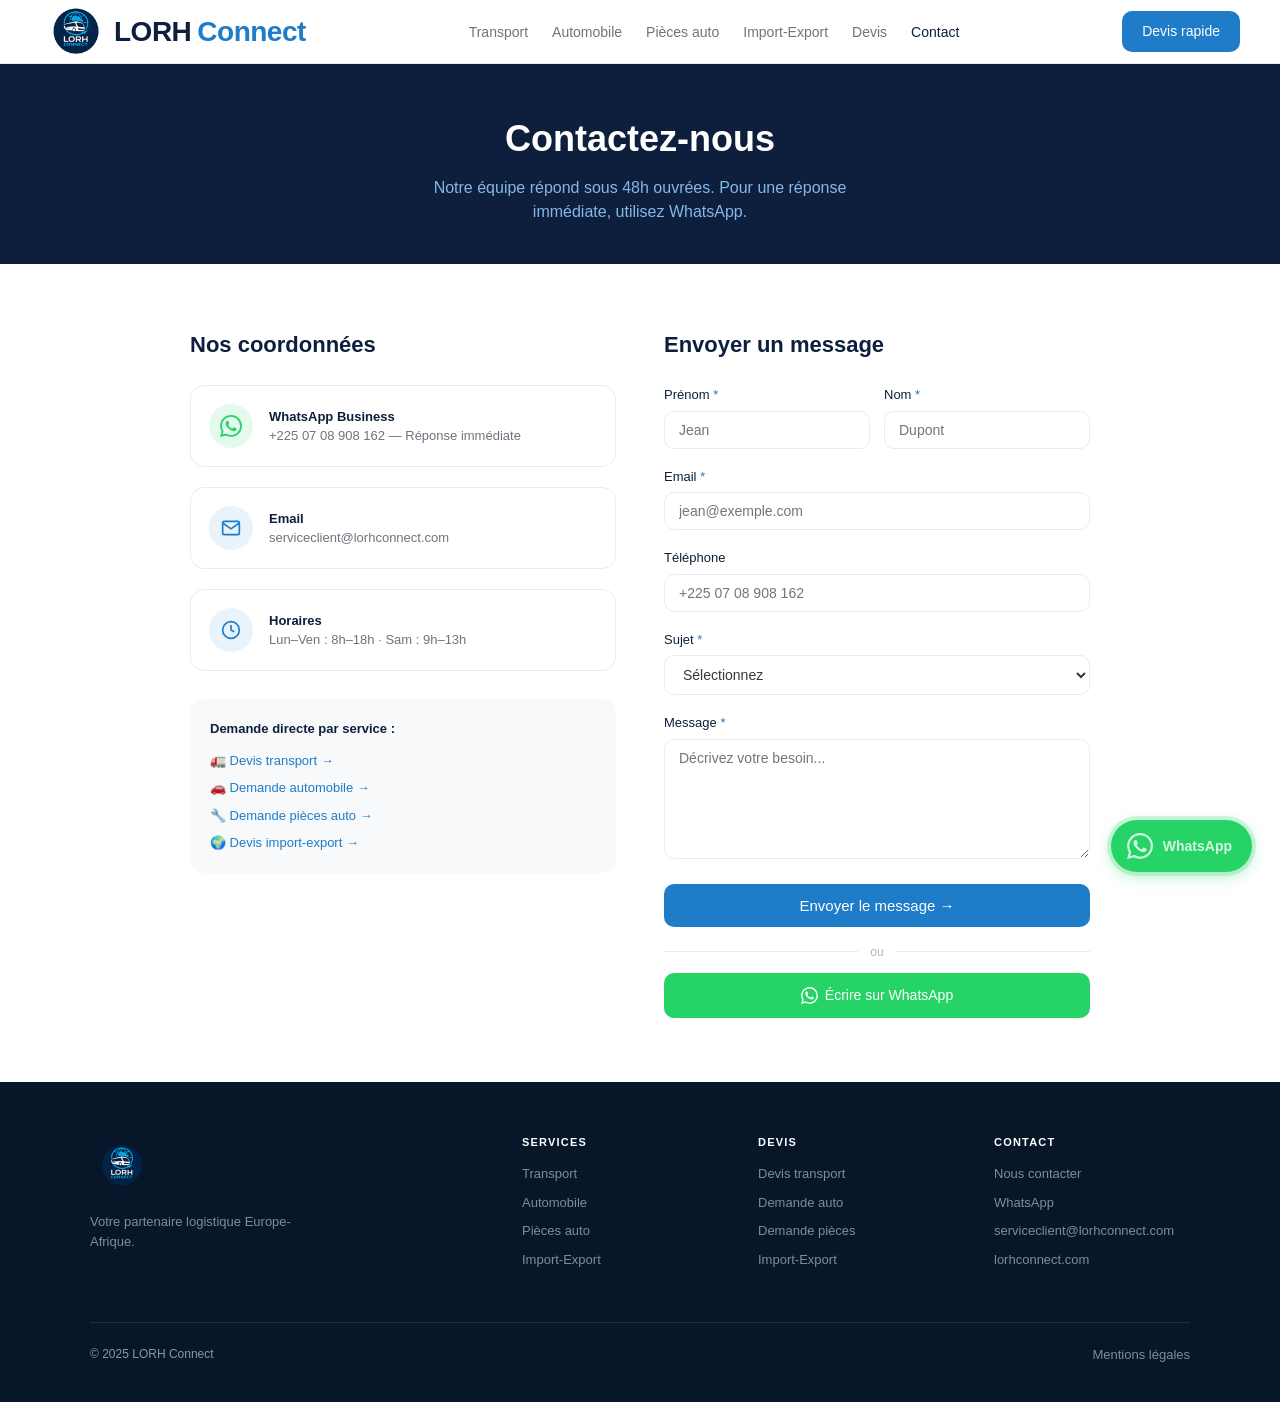
<file: pages/contact.html>
<!DOCTYPE html>
<html lang="fr">
<head>
  <meta charset="UTF-8">
  <meta name="viewport" content="width=device-width, initial-scale=1.0">
  <meta name="description" content="Contactez LORH Connect — Transport, automobile, pièces auto, import-export.">
  <title>Contact — LORH Connect</title>
  <link rel="stylesheet" href="../css/lorh-global.css">
  <style>
    @media (max-width: 768px) {
      .lorh-contact-grid { grid-template-columns: 1fr !important; }
    }
  </style>
</head>
<body>

  <header class="lorh-nav">
    <a href="/" class="lorh-nav__logo"><img src="../images/logo.jpeg" alt="LORH Connect" class="lorh-nav__logo-img"><span class="lorh-nav__logo-text">LORH<span>Connect</span></span></a>
    <nav><ul class="lorh-nav__links">
      <li><a href="/pages/transport.html">Transport</a></li>
      <li><a href="/pages/automobile.html">Automobile</a></li>
      <li><a href="/pages/pieces.html">Pièces auto</a></li>
      <li><a href="/pages/import-export.html">Import-Export</a></li>
      <li><a href="/pages/devis.html">Devis</a></li>
      <li><a href="/pages/contact.html" style="color:var(--lorh-navy);font-weight:500">Contact</a></li>
    </ul></nav>
    <div class="lorh-nav__cta">
      <a href="/pages/devis.html" class="lorh-btn lorh-btn--blue">Devis rapide</a>
    </div>
    <button class="lorh-burger" aria-label="Menu" onclick="toggleMenu()"><span></span><span></span><span></span></button>
  </header>
  <div class="lorh-mobile-menu" id="mobile-menu">
    <a href="/pages/transport.html">🚛 Transport</a>
    <a href="/pages/automobile.html">🚗 Automobile</a>
    <a href="/pages/pieces.html">🔧 Pièces auto</a>
    <a href="/pages/import-export.html">🌍 Import-Export</a>
    <a href="/pages/devis.html">📋 Devis</a>
    <a href="/pages/contact.html">✉️ Contact</a>
  </div>

  <main>

    <div style="background:var(--lorh-navy);padding:48px 40px 40px;text-align:center">
      <h1 style="font-size:36px;font-weight:700;color:#fff;margin-bottom:10px">Contactez-nous</h1>
      <p style="font-size:16px;color:var(--lorh-blue-mid);max-width:440px;margin:0 auto">
        Notre équipe répond sous 48h ouvrées. Pour une réponse immédiate, utilisez WhatsApp.
      </p>
    </div>

    <section class="lorh-section">
      <div style="max-width:900px;margin:0 auto;display:grid;grid-template-columns:1fr 1fr;gap:48px" class="lorh-contact-grid">

        <!-- Infos contact -->
        <div>
          <h2 style="font-size:22px;font-weight:700;color:var(--lorh-navy);margin-bottom:24px">Nos coordonnées</h2>

          <div style="display:flex;flex-direction:column;gap:20px">
            <a href="https://wa.me/2250708908162" target="_blank" style="display:flex;align-items:center;gap:16px;padding:18px;background:var(--lorh-white);border:1px solid var(--lorh-gray-200);border-radius:var(--lorh-radius-lg);text-decoration:none;transition:border-color 0.15s" onmouseover="this.style.borderColor='var(--lorh-wa)'" onmouseout="this.style.borderColor='var(--lorh-gray-200)'">
              <div style="width:44px;height:44px;border-radius:50%;background:#25D36620;display:flex;align-items:center;justify-content:center;flex-shrink:0">
                <svg width="22" height="22" viewBox="0 0 24 24" fill="#25D366"><path d="M17.472 14.382c-.297-.149-1.758-.867-2.03-.967-.273-.099-.471-.148-.67.15-.197.297-.767.966-.94 1.164-.173.199-.347.223-.644.075-.297-.15-1.255-.463-2.39-1.475-.883-.788-1.48-1.761-1.653-2.059-.173-.297-.018-.458.13-.606.134-.133.298-.347.446-.52.149-.174.198-.298.298-.497.099-.198.05-.371-.025-.52-.075-.149-.669-1.612-.916-2.207-.242-.579-.487-.5-.669-.51-.173-.008-.371-.01-.57-.01-.198 0-.52.074-.792.372-.272.297-1.04 1.016-1.04 2.479 0 1.462 1.065 2.875 1.213 3.074.149.198 2.096 3.2 5.077 4.487.709.306 1.262.489 1.694.625.712.227 1.36.195 1.871.118.571-.085 1.758-.719 2.006-1.413.248-.694.248-1.289.173-1.413-.074-.124-.272-.198-.57-.347m-5.421 7.403h-.004a9.87 9.87 0 01-5.031-1.378l-.361-.214-3.741.982.998-3.648-.235-.374a9.86 9.86 0 01-1.51-5.26c.001-5.45 4.436-9.884 9.888-9.884 2.64 0 5.122 1.03 6.988 2.898a9.825 9.825 0 012.893 6.994c-.003 5.45-4.437 9.884-9.885 9.884m8.413-18.297A11.815 11.815 0 0012.05 0C5.495 0 .16 5.335.157 11.892c0 2.096.547 4.142 1.588 5.945L.057 24l6.305-1.654a11.882 11.882 0 005.683 1.448h.005c6.554 0 11.89-5.335 11.893-11.893a11.821 11.821 0 00-3.48-8.413z"/></svg>
              </div>
              <div>
                <div style="font-size:13px;font-weight:600;color:var(--lorh-navy)">WhatsApp Business</div>
                <div style="font-size:13px;color:var(--lorh-gray-600)">+225 07 08 908 162 — Réponse immédiate</div>
              </div>
            </a>

            <a href="mailto:serviceclient@lorhconnect.com" style="display:flex;align-items:center;gap:16px;padding:18px;background:var(--lorh-white);border:1px solid var(--lorh-gray-200);border-radius:var(--lorh-radius-lg);text-decoration:none;transition:border-color 0.15s" onmouseover="this.style.borderColor='var(--lorh-blue)'" onmouseout="this.style.borderColor='var(--lorh-gray-200)'">
              <div style="width:44px;height:44px;border-radius:50%;background:var(--lorh-blue-light);display:flex;align-items:center;justify-content:center;flex-shrink:0">
                <svg width="20" height="20" fill="none" stroke="var(--lorh-blue)" stroke-width="2" viewBox="0 0 24 24"><path d="M4 4h16c1.1 0 2 .9 2 2v12c0 1.1-.9 2-2 2H4c-1.1 0-2-.9-2-2V6c0-1.1.9-2 2-2z"/><polyline points="22,6 12,13 2,6"/></svg>
              </div>
              <div>
                <div style="font-size:13px;font-weight:600;color:var(--lorh-navy)">Email</div>
                <div style="font-size:13px;color:var(--lorh-gray-600)">serviceclient@lorhconnect.com</div>
              </div>
            </a>

            <div style="display:flex;align-items:center;gap:16px;padding:18px;background:var(--lorh-white);border:1px solid var(--lorh-gray-200);border-radius:var(--lorh-radius-lg)">
              <div style="width:44px;height:44px;border-radius:50%;background:var(--lorh-blue-light);display:flex;align-items:center;justify-content:center;flex-shrink:0">
                <svg width="20" height="20" fill="none" stroke="var(--lorh-blue)" stroke-width="2" viewBox="0 0 24 24"><circle cx="12" cy="12" r="10"/><polyline points="12 6 12 12 16 14"/></svg>
              </div>
              <div>
                <div style="font-size:13px;font-weight:600;color:var(--lorh-navy)">Horaires</div>
                <div style="font-size:13px;color:var(--lorh-gray-600)">Lun–Ven : 8h–18h · Sam : 9h–13h</div>
              </div>
            </div>
          </div>

          <!-- Raccourcis devis -->
          <div style="margin-top:28px;padding:20px;background:var(--lorh-gray-50);border-radius:var(--lorh-radius-lg)">
            <div style="font-size:13px;font-weight:600;color:var(--lorh-navy);margin-bottom:12px">Demande directe par service :</div>
            <div style="display:flex;flex-direction:column;gap:8px">
              <a href="/pages/devis.html?service=transport" style="font-size:13px;color:var(--lorh-blue);text-decoration:none">🚛 Devis transport →</a>
              <a href="/pages/devis.html?service=automobile" style="font-size:13px;color:var(--lorh-blue);text-decoration:none">🚗 Demande automobile →</a>
              <a href="/pages/devis.html?service=pieces" style="font-size:13px;color:var(--lorh-blue);text-decoration:none">🔧 Demande pièces auto →</a>
              <a href="/pages/devis.html?service=import" style="font-size:13px;color:var(--lorh-blue);text-decoration:none">🌍 Devis import-export →</a>
            </div>
          </div>
        </div>

        <!-- Formulaire contact -->
        <div>
          <h2 style="font-size:22px;font-weight:700;color:var(--lorh-navy);margin-bottom:24px">Envoyer un message</h2>

          <form name="contact" method="POST" data-netlify="true" action="/pages/merci.html"
                netlify-honeypot="bot-field">
            <input type="hidden" name="form-name" value="contact">
            <input type="hidden" name="bot-field" style="display:none">

            <div class="lorh-field-row">
              <div class="lorh-field"><label>Prénom <span class="req">*</span></label><input type="text" name="prenom" required placeholder="Jean"></div>
              <div class="lorh-field"><label>Nom <span class="req">*</span></label><input type="text" name="nom" required placeholder="Dupont"></div>
            </div>
            <div class="lorh-field"><label>Email <span class="req">*</span></label><input type="email" name="email" required placeholder="jean@exemple.com"></div>
            <div class="lorh-field"><label>Téléphone</label><input type="tel" name="telephone" placeholder="+225 07 08 908 162"></div>
            <div class="lorh-field">
              <label>Sujet <span class="req">*</span></label>
              <select name="sujet" required>
                <option value="">Sélectionnez</option>
                <option>Demande d'informations — Transport</option>
                <option>Demande d'informations — Automobile</option>
                <option>Demande d'informations — Pièces auto</option>
                <option>Demande d'informations — Import-Export</option>
                <option>Partenariat</option>
                <option>Autre</option>
              </select>
            </div>
            <div class="lorh-field"><label>Message <span class="req">*</span></label><textarea name="message" required placeholder="Décrivez votre besoin..." style="min-height:120px"></textarea></div>

            <button type="submit" class="lorh-btn lorh-btn--blue" style="width:100%;justify-content:center;padding:13px;font-size:15px">
              Envoyer le message →
            </button>
            <div class="lorh-wa-sep">ou</div>
            <a href="https://wa.me/2250708908162?text=Bonjour+LORH+Connect%2C+je+souhaite+vous+contacter." target="_blank" class="lorh-btn lorh-btn--wa" style="width:100%;justify-content:center;padding:12px">
              <svg width="17" height="17" viewBox="0 0 24 24" fill="currentColor"><path d="M17.472 14.382c-.297-.149-1.758-.867-2.03-.967-.273-.099-.471-.148-.67.15-.197.297-.767.966-.94 1.164-.173.199-.347.223-.644.075-.297-.15-1.255-.463-2.39-1.475-.883-.788-1.48-1.761-1.653-2.059-.173-.297-.018-.458.13-.606.134-.133.298-.347.446-.52.149-.174.198-.298.298-.497.099-.198.05-.371-.025-.52-.075-.149-.669-1.612-.916-2.207-.242-.579-.487-.5-.669-.51-.173-.008-.371-.01-.57-.01-.198 0-.52.074-.792.372-.272.297-1.04 1.016-1.04 2.479 0 1.462 1.065 2.875 1.213 3.074.149.198 2.096 3.2 5.077 4.487.709.306 1.262.489 1.694.625.712.227 1.36.195 1.871.118.571-.085 1.758-.719 2.006-1.413.248-.694.248-1.289.173-1.413-.074-.124-.272-.198-.57-.347m-5.421 7.403h-.004a9.87 9.87 0 01-5.031-1.378l-.361-.214-3.741.982.998-3.648-.235-.374a9.86 9.86 0 01-1.51-5.26c.001-5.45 4.436-9.884 9.888-9.884 2.64 0 5.122 1.03 6.988 2.898a9.825 9.825 0 012.893 6.994c-.003 5.45-4.437 9.884-9.885 9.884m8.413-18.297A11.815 11.815 0 0012.05 0C5.495 0 .16 5.335.157 11.892c0 2.096.547 4.142 1.588 5.945L.057 24l6.305-1.654a11.882 11.882 0 005.683 1.448h.005c6.554 0 11.89-5.335 11.893-11.893a11.821 11.821 0 00-3.48-8.413z"/></svg>
              Écrire sur WhatsApp
            </a>
          </form>
        </div>

      </div>
    </section>

  </main>

  <footer class="lorh-footer">
    <div class="lorh-footer__grid">
      <div><img src="../images/logo.jpeg" alt="LORH Connect" style="height:64px;margin-bottom:14px;"><p style="font-size:13px;color:rgba(255,255,255,0.5);line-height:1.6;max-width:220px">Votre partenaire logistique Europe-Afrique.</p></div>
      <div><div class="lorh-footer__col-title">Services</div><a href="/pages/transport.html" class="lorh-footer__link">Transport</a><a href="/pages/automobile.html" class="lorh-footer__link">Automobile</a><a href="/pages/pieces.html" class="lorh-footer__link">Pièces auto</a><a href="/pages/import-export.html" class="lorh-footer__link">Import-Export</a></div>
      <div><div class="lorh-footer__col-title">Devis</div><a href="/pages/devis.html?service=transport" class="lorh-footer__link">Devis transport</a><a href="/pages/devis.html?service=automobile" class="lorh-footer__link">Demande auto</a><a href="/pages/devis.html?service=pieces" class="lorh-footer__link">Demande pièces</a><a href="/pages/devis.html?service=import" class="lorh-footer__link">Import-Export</a></div>
      <div><div class="lorh-footer__col-title">Contact</div><a href="/pages/contact.html" class="lorh-footer__link">Nous contacter</a><a href="https://wa.me/2250708908162" target="_blank" class="lorh-footer__link">WhatsApp</a><a href="mailto:serviceclient@lorhconnect.com" class="lorh-footer__link">serviceclient@lorhconnect.com</a>
        <a href="https://lorhconnect.com" class="lorh-footer__link">lorhconnect.com</a></div>
    </div>
    <div class="lorh-footer__bottom"><span>© 2025 LORH Connect</span><a href="mentions-legales.html" class="lorh-footer__link" style="display:inline">Mentions légales</a></div>
  </footer>

  <a href="https://wa.me/2250708908162?text=Bonjour+LORH+Connect%2C+je+souhaite+vous+contacter." target="_blank" class="lorh-wa-float" aria-label="WhatsApp">
    <svg width="26" height="26" viewBox="0 0 24 24" fill="currentColor"><path d="M17.472 14.382c-.297-.149-1.758-.867-2.03-.967-.273-.099-.471-.148-.67.15-.197.297-.767.966-.94 1.164-.173.199-.347.223-.644.075-.297-.15-1.255-.463-2.39-1.475-.883-.788-1.48-1.761-1.653-2.059-.173-.297-.018-.458.13-.606.134-.133.298-.347.446-.52.149-.174.198-.298.298-.497.099-.198.05-.371-.025-.52-.075-.149-.669-1.612-.916-2.207-.242-.579-.487-.5-.669-.51-.173-.008-.371-.01-.57-.01-.198 0-.52.074-.792.372-.272.297-1.04 1.016-1.04 2.479 0 1.462 1.065 2.875 1.213 3.074.149.198 2.096 3.2 5.077 4.487.709.306 1.262.489 1.694.625.712.227 1.36.195 1.871.118.571-.085 1.758-.719 2.006-1.413.248-.694.248-1.289.173-1.413-.074-.124-.272-.198-.57-.347m-5.421 7.403h-.004a9.87 9.87 0 01-5.031-1.378l-.361-.214-3.741.982.998-3.648-.235-.374a9.86 9.86 0 01-1.51-5.26c.001-5.45 4.436-9.884 9.888-9.884 2.64 0 5.122 1.03 6.988 2.898a9.825 9.825 0 012.893 6.994c-.003 5.45-4.437 9.884-9.885 9.884m8.413-18.297A11.815 11.815 0 0012.05 0C5.495 0 .16 5.335.157 11.892c0 2.096.547 4.142 1.588 5.945L.057 24l6.305-1.654a11.882 11.882 0 005.683 1.448h.005c6.554 0 11.89-5.335 11.893-11.893a11.821 11.821 0 00-3.48-8.413z"/></svg>
    <span class="lorh-wa-float__label">WhatsApp</span>
  </a>

  <script src="../js/lorh-global.js"></script>
  <script>
  document.querySelectorAll('form[data-netlify]').forEach(function(form) {
    form.addEventListener('submit', function(e) {
      e.preventDefault();
      var data = new FormData(form);
      fetch('/', {
        method: 'POST',
        headers: {'Content-Type': 'application/x-www-form-urlencoded'},
        body: new URLSearchParams(data).toString()
      })
      .then(function() {
        var container = form.parentNode;
        container.innerHTML = '<div style="text-align:center;padding:60px 20px">'
          + '<div style="font-size:64px;margin-bottom:20px">✅</div>'
          + '<h2 style="font-size:24px;font-weight:700;color:#0D1F3C;margin-bottom:12px">Message envoyé !</h2>'
          + '<p style="color:#6C757D;margin-bottom:28px;line-height:1.6">Notre équipe vous répond sous <strong>48h ouvrées</strong>.</p>'
          + '<div style="display:flex;gap:12px;justify-content:center;flex-wrap:wrap">'
          + '<a href="/" style="display:inline-flex;align-items:center;gap:7px;padding:10px 20px;font-size:14px;font-weight:500;border-radius:10px;border:1.5px solid #0D1F3C;color:#0D1F3C;text-decoration:none">← Retour à l\'accueil</a>'
          + '<a href="https://wa.me/2250708908162" target="_blank" style="display:inline-flex;align-items:center;gap:7px;padding:10px 20px;font-size:14px;font-weight:500;border-radius:10px;background:#25D366;color:#fff;text-decoration:none">WhatsApp</a>'
          + '</div></div>';
      })
      .catch(function() { form.submit(); });
    });
  });
  </script>
</body>
</html>
</file>
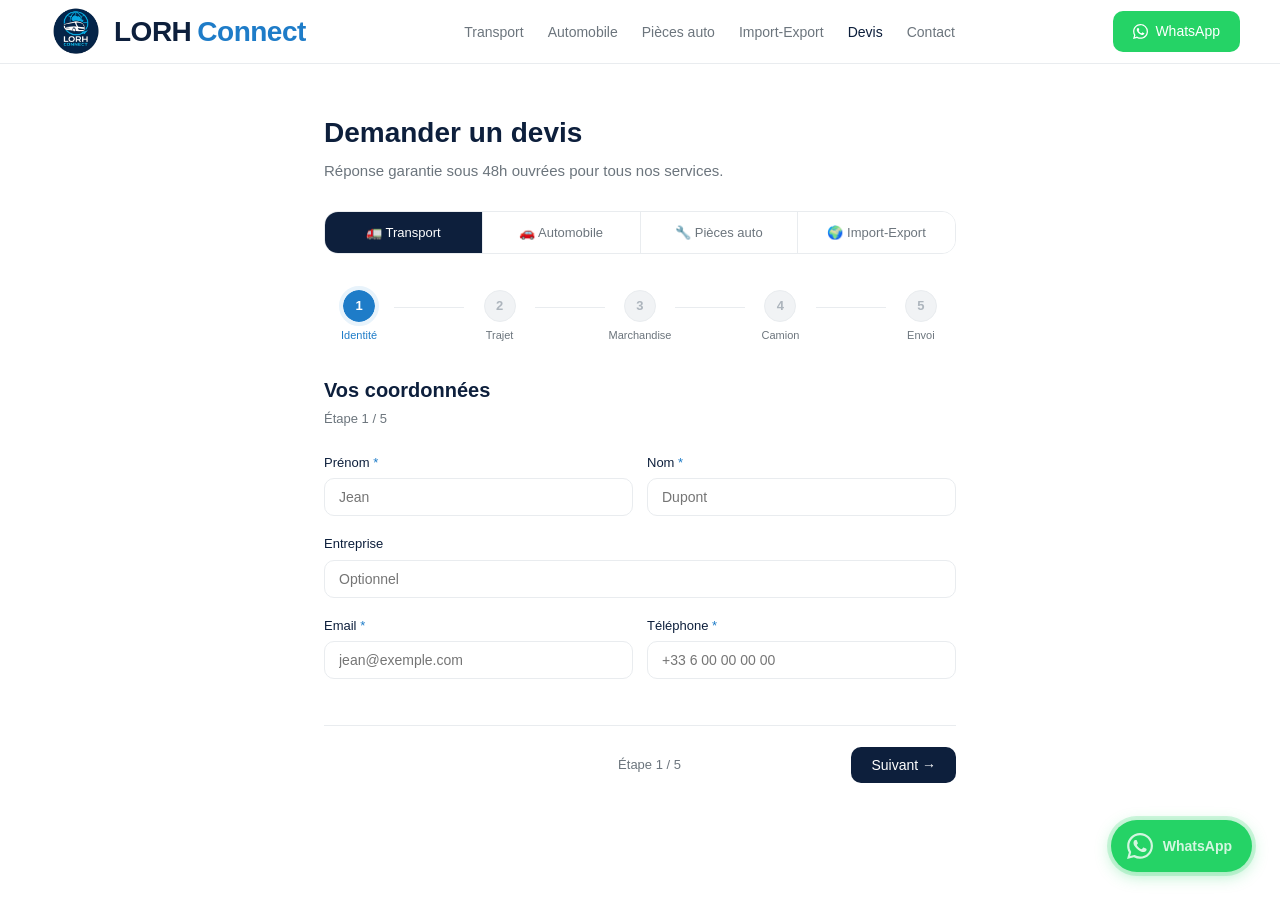
<file: pages/devis.html>
<!DOCTYPE html>
<html lang="fr">
<head>
  <meta charset="UTF-8">
  <meta name="viewport" content="width=device-width, initial-scale=1.0">
  <title>Demander un devis — LORH Connect</title>
  <link rel="stylesheet" href="../css/lorh-global.css">
</head>
<body>

  <header class="lorh-nav">
    <a href="/" class="lorh-nav__logo"><img src="../images/logo.jpeg" alt="LORH Connect" class="lorh-nav__logo-img"><span class="lorh-nav__logo-text">LORH<span>Connect</span></span></a>
    <nav><ul class="lorh-nav__links">
      <li><a href="/pages/transport.html">Transport</a></li>
      <li><a href="/pages/automobile.html">Automobile</a></li>
      <li><a href="/pages/pieces.html">Pièces auto</a></li>
      <li><a href="/pages/import-export.html">Import-Export</a></li>
      <li><a href="/pages/devis.html" style="color:var(--lorh-navy);font-weight:500">Devis</a></li>
      <li><a href="/pages/contact.html">Contact</a></li>
    </ul></nav>
    <div class="lorh-nav__cta">
      <a href="https://wa.me/2250708908162?text=Bonjour+LORH+Connect%2C+je+souhaite+un+devis." target="_blank" class="lorh-btn lorh-btn--wa">
        <svg width="15" height="15" viewBox="0 0 24 24" fill="currentColor"><path d="M17.472 14.382c-.297-.149-1.758-.867-2.03-.967-.273-.099-.471-.148-.67.15-.197.297-.767.966-.94 1.164-.173.199-.347.223-.644.075-.297-.15-1.255-.463-2.39-1.475-.883-.788-1.48-1.761-1.653-2.059-.173-.297-.018-.458.13-.606.134-.133.298-.347.446-.52.149-.174.198-.298.298-.497.099-.198.05-.371-.025-.52-.075-.149-.669-1.612-.916-2.207-.242-.579-.487-.5-.669-.51-.173-.008-.371-.01-.57-.01-.198 0-.52.074-.792.372-.272.297-1.04 1.016-1.04 2.479 0 1.462 1.065 2.875 1.213 3.074.149.198 2.096 3.2 5.077 4.487.709.306 1.262.489 1.694.625.712.227 1.36.195 1.871.118.571-.085 1.758-.719 2.006-1.413.248-.694.248-1.289.173-1.413-.074-.124-.272-.198-.57-.347m-5.421 7.403h-.004a9.87 9.87 0 01-5.031-1.378l-.361-.214-3.741.982.998-3.648-.235-.374a9.86 9.86 0 01-1.51-5.26c.001-5.45 4.436-9.884 9.888-9.884 2.64 0 5.122 1.03 6.988 2.898a9.825 9.825 0 012.893 6.994c-.003 5.45-4.437 9.884-9.885 9.884m8.413-18.297A11.815 11.815 0 0012.05 0C5.495 0 .16 5.335.157 11.892c0 2.096.547 4.142 1.588 5.945L.057 24l6.305-1.654a11.882 11.882 0 005.683 1.448h.005c6.554 0 11.89-5.335 11.893-11.893a11.821 11.821 0 00-3.48-8.413z"/></svg>
        WhatsApp
      </a>
    </div>
    <button class="lorh-burger" aria-label="Menu" onclick="toggleMenu()"><span></span><span></span><span></span></button>
  </header>
  <div class="lorh-mobile-menu" id="mobile-menu">
    <a href="/pages/transport.html">🚛 Transport</a>
    <a href="/pages/automobile.html">🚗 Automobile</a>
    <a href="/pages/pieces.html">🔧 Pièces auto</a>
    <a href="/pages/import-export.html">🌍 Import-Export</a>
    <a href="/pages/devis.html">📋 Devis</a>
    <a href="/pages/contact.html">✉️ Contact</a>
  </div>

  <main>
    <div class="lorh-form-page">

      <h1>Demander un devis</h1>
      <p style="font-size:15px;color:var(--lorh-gray-600);margin-bottom:28px">Réponse garantie sous 48h ouvrées pour tous nos services.</p>

      <!-- Onglets -->
      <div class="lorh-tabs" role="tablist">
        <button id="tab-transport"  class="lorh-tab active" role="tab" onclick="switchDevisForm('transport')">🚛 Transport</button>
        <button id="tab-automobile" class="lorh-tab"        role="tab" onclick="switchDevisForm('automobile')">🚗 Automobile</button>
        <button id="tab-pieces"     class="lorh-tab"        role="tab" onclick="switchDevisForm('pieces')">🔧 Pièces auto</button>
        <button id="tab-import"     class="lorh-tab"        role="tab" onclick="switchDevisForm('import')">🌍 Import-Export</button>
      </div>

      <!-- ===== FORMULAIRE TRANSPORT ===== -->
      <div id="form-transport">

        <!-- Barre de progression -->
        <div class="lorh-progress" aria-label="Progression formulaire transport">
          <div class="lorh-progress__step">
            <div class="lorh-progress__circle lorh-progress__circle--active" id="pc-transport-1">1</div>
            <div class="lorh-progress__label lorh-progress__label--active" id="pl-transport-1">Identité</div>
          </div>
          <div class="lorh-progress__line" id="pline-transport-1"></div>
          <div class="lorh-progress__step">
            <div class="lorh-progress__circle lorh-progress__circle--todo" id="pc-transport-2">2</div>
            <div class="lorh-progress__label" id="pl-transport-2">Trajet</div>
          </div>
          <div class="lorh-progress__line" id="pline-transport-2"></div>
          <div class="lorh-progress__step">
            <div class="lorh-progress__circle lorh-progress__circle--todo" id="pc-transport-3">3</div>
            <div class="lorh-progress__label" id="pl-transport-3">Marchandise</div>
          </div>
          <div class="lorh-progress__line" id="pline-transport-3"></div>
          <div class="lorh-progress__step">
            <div class="lorh-progress__circle lorh-progress__circle--todo" id="pc-transport-4">4</div>
            <div class="lorh-progress__label" id="pl-transport-4">Camion</div>
          </div>
          <div class="lorh-progress__line" id="pline-transport-4"></div>
          <div class="lorh-progress__step">
            <div class="lorh-progress__circle lorh-progress__circle--todo" id="pc-transport-5">5</div>
            <div class="lorh-progress__label" id="pl-transport-5">Envoi</div>
          </div>
        </div>

        <!-- Netlify Form -->
        <form name="devis-transport" method="POST" data-netlify="true" action="/pages/merci.html"
              netlify-honeypot="bot-field">
          <input type="hidden" name="form-name" value="devis-transport">
          <input type="hidden" name="bot-field" style="display:none">
          <input type="hidden" name="camion_choisi" id="camion-val" value="Non précisé">

          <!-- Étape 1 -->
          <div class="lorh-step active" data-form="transport" data-step="1">
            <div class="lorh-step__title">Vos coordonnées</div>
            <div class="lorh-step__sub">Étape 1 / 5</div>
            <div class="lorh-field-row">
              <div class="lorh-field"><label>Prénom <span class="req">*</span></label><input type="text" name="prenom" required placeholder="Jean"></div>
              <div class="lorh-field"><label>Nom <span class="req">*</span></label><input type="text" name="nom" required placeholder="Dupont"></div>
            </div>
            <div class="lorh-field"><label>Entreprise</label><input type="text" name="entreprise" placeholder="Optionnel"></div>
            <div class="lorh-field-row">
              <div class="lorh-field"><label>Email <span class="req">*</span></label><input type="email" name="email" required placeholder="jean@exemple.com"></div>
              <div class="lorh-field"><label>Téléphone <span class="req">*</span></label><input type="tel" name="telephone" required placeholder="+33 6 00 00 00 00"></div>
            </div>
          </div>

          <!-- Étape 2 -->
          <div class="lorh-step" data-form="transport" data-step="2">
            <div class="lorh-step__title">Le trajet</div>
            <div class="lorh-step__sub">Étape 2 / 5</div>
            <div class="lorh-field"><label>Lieu de départ <span class="req">*</span></label><input type="text" name="depart" required placeholder="Adresse, ville, pays"></div>
            <div class="lorh-field"><label>Destination <span class="req">*</span></label><input type="text" name="destination" required placeholder="Adresse, ville, pays"></div>
            <div class="lorh-field-row">
              <div class="lorh-field"><label>Date souhaitée <span class="req">*</span></label><input type="date" name="date_collecte" required></div>
              <div class="lorh-field"><label>Flexibilité</label>
                <select name="flexibilite">
                  <option value="fixe">Date fixe</option>
                  <option value="2j">± 2 jours</option>
                  <option value="1sem">± 1 semaine</option>
                  <option value="flexible">Flexible</option>
                </select>
              </div>
            </div>
          </div>

          <!-- Étape 3 -->
          <div class="lorh-step" data-form="transport" data-step="3">
            <div class="lorh-step__title">La marchandise</div>
            <div class="lorh-step__sub">Étape 3 / 5</div>
            <div class="lorh-field"><label>Type de marchandise <span class="req">*</span></label><input type="text" name="marchandise" required placeholder="Ex : matériaux de construction, équipements..."></div>
            <div class="lorh-field-row">
              <div class="lorh-field"><label>Poids total (kg) <span class="req">*</span></label><input type="number" name="poids" required placeholder="Ex : 5000" min="1"></div>
              <div class="lorh-field"><label>Volume (m³)</label><input type="number" name="volume" placeholder="Ex : 20"></div>
            </div>
            <div class="lorh-field"><label>Précisions / contraintes</label><textarea name="details" placeholder="Fragilité, douane, conditions particulières..."></textarea></div>
          </div>

          <!-- Étape 4 -->
          <div class="lorh-step" data-form="transport" data-step="4">
            <div class="lorh-step__title">Type de camion</div>
            <div class="lorh-step__sub">Étape 4 / 5</div>
            <div class="lorh-truck-grid">
              <div class="lorh-truck-option selected" data-camion="Semi-remorque" onclick="selectCamion(this,'Semi-remorque','camion-val')">
                <div class="lorh-truck-option__icon">🚛</div>
                <div class="lorh-truck-option__name">Semi-remorque</div>
                <div class="lorh-truck-option__cap">90 m³ · 24t</div>
              </div>
              <div class="lorh-truck-option" data-camion="Benne" onclick="selectCamion(this,'Benne','camion-val')">
                <div class="lorh-truck-option__icon">🚚</div>
                <div class="lorh-truck-option__name">Benne</div>
                <div class="lorh-truck-option__cap">20 m³ · 30t</div>
              </div>
              <div class="lorh-truck-option" data-camion="Plateau" onclick="selectCamion(this,'Plateau','camion-val')">
                <div class="lorh-truck-option__icon">🚛</div>
                <div class="lorh-truck-option__name">Plateau</div>
                <div class="lorh-truck-option__cap">13,6 m · 25t</div>
              </div>
              <div class="lorh-truck-option" data-camion="Frigorifique" onclick="selectCamion(this,'Frigorifique','camion-val')">
                <div class="lorh-truck-option__icon">❄️</div>
                <div class="lorh-truck-option__name">Frigorifique</div>
                <div class="lorh-truck-option__cap">40 m³ · -25°C</div>
              </div>
              <div class="lorh-truck-option" data-camion="Citerne" onclick="selectCamion(this,'Citerne','camion-val')">
                <div class="lorh-truck-option__icon">🛢️</div>
                <div class="lorh-truck-option__name">Citerne</div>
                <div class="lorh-truck-option__cap">30 000 L</div>
              </div>
              <div class="lorh-truck-option" data-camion="Je ne sais pas" onclick="selectCamion(this,'Je ne sais pas','camion-val')">
                <div class="lorh-truck-option__icon">❓</div>
                <div class="lorh-truck-option__name">Je ne sais pas</div>
                <div class="lorh-truck-option__cap">Conseil offert</div>
              </div>
            </div>
          </div>

          <!-- Étape 5 -->
          <div class="lorh-step" data-form="transport" data-step="5">
            <div class="lorh-step__title">Confirmation</div>
            <div class="lorh-step__sub">Étape 5 / 5</div>
            <div id="recap-transport" style="background:var(--lorh-gray-50);border:1px solid var(--lorh-gray-200);border-radius:var(--lorh-radius-md);padding:16px;margin-bottom:18px"></div>
            <div class="lorh-info-box">✅ Réponse garantie sous <strong>48h ouvrées</strong>. Un email de confirmation vous sera envoyé.</div>
            <div class="lorh-field"><label>Message complémentaire</label><textarea name="message" placeholder="Informations supplémentaires..."></textarea></div>
            <button type="submit" class="lorh-btn lorh-btn--blue" style="width:100%;justify-content:center;padding:13px;font-size:15px">
              Envoyer ma demande →
            </button>
            <div class="lorh-wa-sep">ou</div>
            <a href="https://wa.me/2250708908162?text=Bonjour+LORH+Connect%2C+je+souhaite+un+devis+Transport." target="_blank" class="lorh-btn lorh-btn--wa" style="width:100%;justify-content:center;padding:12px">
              <svg width="17" height="17" viewBox="0 0 24 24" fill="currentColor"><path d="M17.472 14.382c-.297-.149-1.758-.867-2.03-.967-.273-.099-.471-.148-.67.15-.197.297-.767.966-.94 1.164-.173.199-.347.223-.644.075-.297-.15-1.255-.463-2.39-1.475-.883-.788-1.48-1.761-1.653-2.059-.173-.297-.018-.458.13-.606.134-.133.298-.347.446-.52.149-.174.198-.298.298-.497.099-.198.05-.371-.025-.52-.075-.149-.669-1.612-.916-2.207-.242-.579-.487-.5-.669-.51-.173-.008-.371-.01-.57-.01-.198 0-.52.074-.792.372-.272.297-1.04 1.016-1.04 2.479 0 1.462 1.065 2.875 1.213 3.074.149.198 2.096 3.2 5.077 4.487.709.306 1.262.489 1.694.625.712.227 1.36.195 1.871.118.571-.085 1.758-.719 2.006-1.413.248-.694.248-1.289.173-1.413-.074-.124-.272-.198-.57-.347m-5.421 7.403h-.004a9.87 9.87 0 01-5.031-1.378l-.361-.214-3.741.982.998-3.648-.235-.374a9.86 9.86 0 01-1.51-5.26c.001-5.45 4.436-9.884 9.888-9.884 2.64 0 5.122 1.03 6.988 2.898a9.825 9.825 0 012.893 6.994c-.003 5.45-4.437 9.884-9.885 9.884m8.413-18.297A11.815 11.815 0 0012.05 0C5.495 0 .16 5.335.157 11.892c0 2.096.547 4.142 1.588 5.945L.057 24l6.305-1.654a11.882 11.882 0 005.683 1.448h.005c6.554 0 11.89-5.335 11.893-11.893a11.821 11.821 0 00-3.48-8.413z"/></svg>
              Contacter via WhatsApp
            </a>
          </div>

          <div class="lorh-form-nav">
            <button type="button" class="lorh-btn lorh-btn--outline" id="prev-transport" onclick="lerhPrevStep('transport',5)" style="visibility:hidden">← Précédent</button>
            <span id="counter-transport" style="font-size:13px;color:var(--lorh-gray-600)">Étape 1 / 5</span>
            <button type="button" class="lorh-btn lorh-btn--primary" id="next-transport" onclick="lerhNextStep('transport',5)">Suivant →</button>
          </div>
        </form>
      </div>

      <!-- ===== FORMULAIRE AUTOMOBILE ===== -->
      <div id="form-automobile" style="display:none">
        <form name="devis-automobile" method="POST" data-netlify="true" action="/pages/merci.html"
              netlify-honeypot="bot-field">
          <input type="hidden" name="form-name" value="devis-automobile">
          <input type="hidden" name="bot-field" style="display:none">

          <div class="lorh-step active" data-form="automobile" data-step="1">
            <div class="lorh-step__title">Vos coordonnées</div>
            <div class="lorh-step__sub">Étape 1 / 4</div>
            <div class="lorh-field-row">
              <div class="lorh-field"><label>Prénom <span class="req">*</span></label><input type="text" name="prenom" required></div>
              <div class="lorh-field"><label>Nom <span class="req">*</span></label><input type="text" name="nom" required></div>
            </div>
            <div class="lorh-field-row">
              <div class="lorh-field"><label>Email <span class="req">*</span></label><input type="email" name="email" required></div>
              <div class="lorh-field"><label>Téléphone <span class="req">*</span></label><input type="tel" name="telephone" required></div>
            </div>
            <div class="lorh-field"><label>Pays de livraison <span class="req">*</span></label>
              <select name="pays_livraison" required>
                <option value="">Sélectionnez</option>
                <option>France</option><option>Belgique</option><option>Sénégal</option>
                <option>Côte d'Ivoire</option><option>Cameroun</option><option>Mali</option>
                <option>Maroc</option><option>Autre</option>
              </select>
            </div>
          </div>

          <div class="lorh-step" data-form="automobile" data-step="2">
            <div class="lorh-step__title">Le véhicule souhaité</div>
            <div class="lorh-step__sub">Étape 2 / 4</div>
            <div class="lorh-field-row">
              <div class="lorh-field"><label>Marque <span class="req">*</span></label><input type="text" name="marque" required placeholder="Toyota, Mercedes..."></div>
              <div class="lorh-field"><label>Modèle</label><input type="text" name="modele" placeholder="Land Cruiser..."></div>
            </div>
            <div class="lorh-field-row">
              <div class="lorh-field"><label>Année minimum</label><input type="number" name="annee_min" placeholder="2018" min="2000" max="2025"></div>
              <div class="lorh-field"><label>Kilométrage max</label><input type="number" name="km_max" placeholder="80000"></div>
            </div>
            <div class="lorh-field-row">
              <div class="lorh-field"><label>Énergie</label>
                <select name="energie"><option>Indifférent</option><option>Diesel</option><option>Essence</option><option>Hybride</option><option>Électrique</option></select>
              </div>
              <div class="lorh-field"><label>Transmission</label>
                <select name="transmission"><option>Indifférent</option><option>Automatique</option><option>Manuelle</option></select>
              </div>
            </div>
          </div>

          <div class="lorh-step" data-form="automobile" data-step="3">
            <div class="lorh-step__title">Budget & délai</div>
            <div class="lorh-step__sub">Étape 3 / 4</div>
            <div class="lorh-field"><label>Budget maximum <span class="req">*</span></label>
              <select name="budget" required>
                <option value="">Sélectionnez</option>
                <option>Moins de 10 000 €</option><option>10 000 – 20 000 €</option>
                <option>20 000 – 35 000 €</option><option>35 000 – 60 000 €</option><option>Plus de 60 000 €</option>
              </select>
            </div>
            <div class="lorh-field-row">
              <div class="lorh-field"><label>Délai</label>
                <select name="delai"><option>Urgent (< 4 semaines)</option><option selected>Normal (1–3 mois)</option><option>Flexible (> 3 mois)</option></select>
              </div>
              <div class="lorh-field"><label>Pays d'origine</label>
                <select name="pays_origine"><option>Indifférent</option><option>Japon</option><option>Allemagne</option><option>France</option><option>USA</option><option>Autre</option></select>
              </div>
            </div>
            <div class="lorh-field"><label>Commentaires</label><textarea name="commentaire" placeholder="Couleur, équipements, précisions..."></textarea></div>
          </div>

          <div class="lorh-step" data-form="automobile" data-step="4">
            <div class="lorh-step__title">Confirmation</div>
            <div class="lorh-step__sub">Étape 4 / 4</div>
            <div class="lorh-info-box">✅ Nous analyserons votre demande et vous proposerons une sélection sous <strong>48–72h</strong>.</div>
            <button type="submit" class="lorh-btn lorh-btn--blue" style="width:100%;justify-content:center;padding:13px;font-size:15px">Envoyer ma demande automobile →</button>
            <div class="lorh-wa-sep">ou</div>
            <a href="https://wa.me/2250708908162?text=Bonjour+LORH+Connect%2C+je+cherche+un+v%C3%A9hicule+%C3%A0+importer." target="_blank" class="lorh-btn lorh-btn--wa" style="width:100%;justify-content:center;padding:12px">
              <svg width="17" height="17" viewBox="0 0 24 24" fill="currentColor"><path d="M17.472 14.382c-.297-.149-1.758-.867-2.03-.967-.273-.099-.471-.148-.67.15-.197.297-.767.966-.94 1.164-.173.199-.347.223-.644.075-.297-.15-1.255-.463-2.39-1.475-.883-.788-1.48-1.761-1.653-2.059-.173-.297-.018-.458.13-.606.134-.133.298-.347.446-.52.149-.174.198-.298.298-.497.099-.198.05-.371-.025-.52-.075-.149-.669-1.612-.916-2.207-.242-.579-.487-.5-.669-.51-.173-.008-.371-.01-.57-.01-.198 0-.52.074-.792.372-.272.297-1.04 1.016-1.04 2.479 0 1.462 1.065 2.875 1.213 3.074.149.198 2.096 3.2 5.077 4.487.709.306 1.262.489 1.694.625.712.227 1.36.195 1.871.118.571-.085 1.758-.719 2.006-1.413.248-.694.248-1.289.173-1.413-.074-.124-.272-.198-.57-.347m-5.421 7.403h-.004a9.87 9.87 0 01-5.031-1.378l-.361-.214-3.741.982.998-3.648-.235-.374a9.86 9.86 0 01-1.51-5.26c.001-5.45 4.436-9.884 9.888-9.884 2.64 0 5.122 1.03 6.988 2.898a9.825 9.825 0 012.893 6.994c-.003 5.45-4.437 9.884-9.885 9.884m8.413-18.297A11.815 11.815 0 0012.05 0C5.495 0 .16 5.335.157 11.892c0 2.096.547 4.142 1.588 5.945L.057 24l6.305-1.654a11.882 11.882 0 005.683 1.448h.005c6.554 0 11.89-5.335 11.893-11.893a11.821 11.821 0 00-3.48-8.413z"/></svg>
              Contacter via WhatsApp
            </a>
          </div>

          <div class="lorh-form-nav">
            <button type="button" class="lorh-btn lorh-btn--outline" id="prev-automobile" onclick="lerhPrevStep('automobile',4)" style="visibility:hidden">← Précédent</button>
            <span id="counter-automobile" style="font-size:13px;color:var(--lorh-gray-600)">Étape 1 / 4</span>
            <button type="button" class="lorh-btn lorh-btn--primary" id="next-automobile" onclick="lerhNextStep('automobile',4)">Suivant →</button>
          </div>
        </form>
      </div>

      <!-- ===== FORMULAIRE PIÈCES ===== -->
      <div id="form-pieces" style="display:none">
        <form name="devis-pieces" method="POST" data-netlify="true" action="/pages/merci.html"
              netlify-honeypot="bot-field">
          <input type="hidden" name="form-name" value="devis-pieces">
          <input type="hidden" name="bot-field" style="display:none">

          <div class="lorh-step active" data-form="pieces" data-step="1">
            <div class="lorh-step__title">Votre véhicule</div>
            <div class="lorh-step__sub">Étape 1 / 3</div>
            <div class="lorh-field-row">
              <div class="lorh-field"><label>Marque <span class="req">*</span></label><input type="text" name="marque" required placeholder="BMW, Toyota..."></div>
              <div class="lorh-field"><label>Modèle <span class="req">*</span></label><input type="text" name="modele" required placeholder="X5, Land Cruiser..."></div>
            </div>
            <div class="lorh-field-row">
              <div class="lorh-field"><label>Année <span class="req">*</span></label><input type="number" name="annee" required placeholder="2019" min="1980" max="2025"></div>
              <div class="lorh-field"><label>Motorisation</label><input type="text" name="motorisation" placeholder="2.0 TDI 150ch"></div>
            </div>
            <div class="lorh-field"><label>Numéro VIN (optionnel)</label><input type="text" name="vin" placeholder="17 caractères"></div>
          </div>

          <div class="lorh-step" data-form="pieces" data-step="2">
            <div class="lorh-step__title">La pièce recherchée</div>
            <div class="lorh-step__sub">Étape 2 / 3</div>
            <div class="lorh-field"><label>Catégorie <span class="req">*</span></label>
              <select name="categorie" required>
                <option value="">Sélectionnez</option>
                <option>Moteur</option><option>Freinage</option><option>Suspension</option>
                <option>Carrosserie</option><option>Éclairage</option><option>Électronique</option>
                <option>Pneus / Jantes</option><option>Transmission</option><option>Filtration</option><option>Accessoires</option>
              </select>
            </div>
            <div class="lorh-field"><label>Description <span class="req">*</span></label><input type="text" name="description" required placeholder="Ex : Plaquettes de frein avant"></div>
            <div class="lorh-field-row">
              <div class="lorh-field"><label>Référence OEM</label><input type="text" name="reference_oem" placeholder="Ex : 34116792217"></div>
              <div class="lorh-field"><label>Quantité <span class="req">*</span></label><input type="number" name="quantite" required value="1" min="1"></div>
            </div>
            <div class="lorh-field"><label>Urgence</label>
              <select name="urgence"><option value="normal">Normal (3–7 jours)</option><option value="urgent">Urgent (24–48h)</option><option value="tres_urgent">Très urgent (&lt; 24h)</option></select>
            </div>
          </div>

          <div class="lorh-step" data-form="pieces" data-step="3">
            <div class="lorh-step__title">Vos coordonnées</div>
            <div class="lorh-step__sub">Étape 3 / 3</div>
            <div class="lorh-field-row">
              <div class="lorh-field"><label>Prénom <span class="req">*</span></label><input type="text" name="prenom" required></div>
              <div class="lorh-field"><label>Nom <span class="req">*</span></label><input type="text" name="nom" required></div>
            </div>
            <div class="lorh-field-row">
              <div class="lorh-field"><label>Email <span class="req">*</span></label><input type="email" name="email" required></div>
              <div class="lorh-field"><label>Téléphone <span class="req">*</span></label><input type="tel" name="telephone" required></div>
            </div>
            <div class="lorh-info-box">✅ Disponibilité et devis sous <strong>24–48h ouvrées</strong>.</div>
            <button type="submit" class="lorh-btn lorh-btn--blue" style="width:100%;justify-content:center;padding:13px;font-size:15px">Envoyer ma demande de pièces →</button>
            <div class="lorh-wa-sep">ou</div>
            <a href="https://wa.me/2250708908162?text=Bonjour+LORH+Connect%2C+je+recherche+une+pi%C3%A8ce+automobile." target="_blank" class="lorh-btn lorh-btn--wa" style="width:100%;justify-content:center;padding:12px">
              <svg width="17" height="17" viewBox="0 0 24 24" fill="currentColor"><path d="M17.472 14.382c-.297-.149-1.758-.867-2.03-.967-.273-.099-.471-.148-.67.15-.197.297-.767.966-.94 1.164-.173.199-.347.223-.644.075-.297-.15-1.255-.463-2.39-1.475-.883-.788-1.48-1.761-1.653-2.059-.173-.297-.018-.458.13-.606.134-.133.298-.347.446-.52.149-.174.198-.298.298-.497.099-.198.05-.371-.025-.52-.075-.149-.669-1.612-.916-2.207-.242-.579-.487-.5-.669-.51-.173-.008-.371-.01-.57-.01-.198 0-.52.074-.792.372-.272.297-1.04 1.016-1.04 2.479 0 1.462 1.065 2.875 1.213 3.074.149.198 2.096 3.2 5.077 4.487.709.306 1.262.489 1.694.625.712.227 1.36.195 1.871.118.571-.085 1.758-.719 2.006-1.413.248-.694.248-1.289.173-1.413-.074-.124-.272-.198-.57-.347m-5.421 7.403h-.004a9.87 9.87 0 01-5.031-1.378l-.361-.214-3.741.982.998-3.648-.235-.374a9.86 9.86 0 01-1.51-5.26c.001-5.45 4.436-9.884 9.888-9.884 2.64 0 5.122 1.03 6.988 2.898a9.825 9.825 0 012.893 6.994c-.003 5.45-4.437 9.884-9.885 9.884m8.413-18.297A11.815 11.815 0 0012.05 0C5.495 0 .16 5.335.157 11.892c0 2.096.547 4.142 1.588 5.945L.057 24l6.305-1.654a11.882 11.882 0 005.683 1.448h.005c6.554 0 11.89-5.335 11.893-11.893a11.821 11.821 0 00-3.48-8.413z"/></svg>
              Contacter via WhatsApp
            </a>
          </div>

          <div class="lorh-form-nav">
            <button type="button" class="lorh-btn lorh-btn--outline" id="prev-pieces" onclick="lerhPrevStep('pieces',3)" style="visibility:hidden">← Précédent</button>
            <span id="counter-pieces" style="font-size:13px;color:var(--lorh-gray-600)">Étape 1 / 3</span>
            <button type="button" class="lorh-btn lorh-btn--primary" id="next-pieces" onclick="lerhNextStep('pieces',3)">Suivant →</button>
          </div>
        </form>
      </div>

      <!-- ===== FORMULAIRE IMPORT-EXPORT ===== -->
      <div id="form-import" style="display:none">
        <form name="devis-import-export" method="POST" data-netlify="true" action="/pages/merci.html"
              netlify-honeypot="bot-field">
          <input type="hidden" name="form-name" value="devis-import-export">
          <input type="hidden" name="bot-field" style="display:none">

          <div class="lorh-step active" data-form="import" data-step="1">
            <div class="lorh-step__title">Origine & destination</div>
            <div class="lorh-step__sub">Étape 1 / 4</div>
            <div class="lorh-field"><label>Type d'opération <span class="req">*</span></label>
              <select name="operation" required>
                <option value="">Sélectionnez</option>
                <option>Importation</option><option>Exportation</option><option>Transit</option><option>Sourcing fournisseurs</option>
              </select>
            </div>
            <div class="lorh-field-row">
              <div class="lorh-field"><label>Pays d'origine <span class="req">*</span></label><input type="text" name="pays_origine" required placeholder="Ex : Chine, Inde..."></div>
              <div class="lorh-field"><label>Pays de destination <span class="req">*</span></label><input type="text" name="pays_destination" required placeholder="Ex : France, Sénégal..."></div>
            </div>
            <div class="lorh-field"><label>Mode de transport</label>
              <select name="mode_transport">
                <option>Maritime (conteneur)</option><option>Aérien</option><option>Routier</option><option>Combiné</option><option>Conseil souhaité</option>
              </select>
            </div>
          </div>

          <div class="lorh-step" data-form="import" data-step="2">
            <div class="lorh-step__title">La marchandise</div>
            <div class="lorh-step__sub">Étape 2 / 4</div>
            <div class="lorh-field"><label>Description <span class="req">*</span></label><textarea name="description" required placeholder="Nature, type de produit..."></textarea></div>
            <div class="lorh-field-row">
              <div class="lorh-field"><label>Poids (kg)</label><input type="number" name="poids" placeholder="Ex : 2000"></div>
              <div class="lorh-field"><label>Volume (m³)</label><input type="number" name="volume" placeholder="Ex : 15"></div>
            </div>
            <div class="lorh-field"><label>Valeur déclarée (€)</label><input type="number" name="valeur" placeholder="Pour assurance et douane"></div>
          </div>

          <div class="lorh-step" data-form="import" data-step="3">
            <div class="lorh-step__title">Services requis</div>
            <div class="lorh-step__sub">Étape 3 / 4</div>
            <div class="lorh-field"><label>Assistance douanière <span class="req">*</span></label>
              <select name="douane" required>
                <option value="oui_complet">Oui — prise en charge complète</option>
                <option value="oui_partiel">Oui — partielle</option>
                <option value="non">Non</option>
                <option value="conseil">Je ne sais pas</option>
              </select>
            </div>
            <div class="lorh-field"><label>Délai souhaité</label>
              <select name="delai"><option>Urgent (&lt; 2 semaines)</option><option selected>Normal (1–2 mois)</option><option>Flexible (&gt; 2 mois)</option></select>
            </div>
            <div class="lorh-field"><label>Commentaires / contraintes</label><textarea name="commentaire" placeholder="Documents disponibles, exigences particulières..."></textarea></div>
          </div>

          <div class="lorh-step" data-form="import" data-step="4">
            <div class="lorh-step__title">Vos coordonnées</div>
            <div class="lorh-step__sub">Étape 4 / 4</div>
            <div class="lorh-field-row">
              <div class="lorh-field"><label>Prénom <span class="req">*</span></label><input type="text" name="prenom" required></div>
              <div class="lorh-field"><label>Nom <span class="req">*</span></label><input type="text" name="nom" required></div>
            </div>
            <div class="lorh-field"><label>Société</label><input type="text" name="societe" placeholder="Raison sociale"></div>
            <div class="lorh-field-row">
              <div class="lorh-field"><label>Email <span class="req">*</span></label><input type="email" name="email" required></div>
              <div class="lorh-field"><label>Téléphone <span class="req">*</span></label><input type="tel" name="telephone" required></div>
            </div>
            <div class="lorh-info-box">🌍 Un expert Import-Export vous contactera sous <strong>48h</strong>.</div>
            <button type="submit" class="lorh-btn lorh-btn--primary" style="width:100%;justify-content:center;padding:13px;font-size:15px;background:var(--lorh-navy)">Envoyer ma demande Import-Export →</button>
            <div class="lorh-wa-sep">ou</div>
            <a href="https://wa.me/2250708908162?text=Bonjour+LORH+Connect%2C+je+souhaite+un+devis+Import-Export+international." target="_blank" class="lorh-btn lorh-btn--wa" style="width:100%;justify-content:center;padding:12px">
              <svg width="17" height="17" viewBox="0 0 24 24" fill="currentColor"><path d="M17.472 14.382c-.297-.149-1.758-.867-2.03-.967-.273-.099-.471-.148-.67.15-.197.297-.767.966-.94 1.164-.173.199-.347.223-.644.075-.297-.15-1.255-.463-2.39-1.475-.883-.788-1.48-1.761-1.653-2.059-.173-.297-.018-.458.13-.606.134-.133.298-.347.446-.52.149-.174.198-.298.298-.497.099-.198.05-.371-.025-.52-.075-.149-.669-1.612-.916-2.207-.242-.579-.487-.5-.669-.51-.173-.008-.371-.01-.57-.01-.198 0-.52.074-.792.372-.272.297-1.04 1.016-1.04 2.479 0 1.462 1.065 2.875 1.213 3.074.149.198 2.096 3.2 5.077 4.487.709.306 1.262.489 1.694.625.712.227 1.36.195 1.871.118.571-.085 1.758-.719 2.006-1.413.248-.694.248-1.289.173-1.413-.074-.124-.272-.198-.57-.347m-5.421 7.403h-.004a9.87 9.87 0 01-5.031-1.378l-.361-.214-3.741.982.998-3.648-.235-.374a9.86 9.86 0 01-1.51-5.26c.001-5.45 4.436-9.884 9.888-9.884 2.64 0 5.122 1.03 6.988 2.898a9.825 9.825 0 012.893 6.994c-.003 5.45-4.437 9.884-9.885 9.884m8.413-18.297A11.815 11.815 0 0012.05 0C5.495 0 .16 5.335.157 11.892c0 2.096.547 4.142 1.588 5.945L.057 24l6.305-1.654a11.882 11.882 0 005.683 1.448h.005c6.554 0 11.89-5.335 11.893-11.893a11.821 11.821 0 00-3.48-8.413z"/></svg>
              Contacter via WhatsApp
            </a>
          </div>

          <div class="lorh-form-nav">
            <button type="button" class="lorh-btn lorh-btn--outline" id="prev-import" onclick="lerhPrevStep('import',4)" style="visibility:hidden">← Précédent</button>
            <span id="counter-import" style="font-size:13px;color:var(--lorh-gray-600)">Étape 1 / 4</span>
            <button type="button" class="lorh-btn lorh-btn--primary" id="next-import" onclick="lerhNextStep('import',4)">Suivant →</button>
          </div>
        </form>
      </div>

    </div>
  </main>

  <!-- WhatsApp flottant -->
  <a href="https://wa.me/2250708908162?text=Bonjour+LORH+Connect%2C+je+souhaite+un+devis." target="_blank" class="lorh-wa-float" aria-label="WhatsApp">
    <svg width="26" height="26" viewBox="0 0 24 24" fill="currentColor"><path d="M17.472 14.382c-.297-.149-1.758-.867-2.03-.967-.273-.099-.471-.148-.67.15-.197.297-.767.966-.94 1.164-.173.199-.347.223-.644.075-.297-.15-1.255-.463-2.39-1.475-.883-.788-1.48-1.761-1.653-2.059-.173-.297-.018-.458.13-.606.134-.133.298-.347.446-.52.149-.174.198-.298.298-.497.099-.198.05-.371-.025-.52-.075-.149-.669-1.612-.916-2.207-.242-.579-.487-.5-.669-.51-.173-.008-.371-.01-.57-.01-.198 0-.52.074-.792.372-.272.297-1.04 1.016-1.04 2.479 0 1.462 1.065 2.875 1.213 3.074.149.198 2.096 3.2 5.077 4.487.709.306 1.262.489 1.694.625.712.227 1.36.195 1.871.118.571-.085 1.758-.719 2.006-1.413.248-.694.248-1.289.173-1.413-.074-.124-.272-.198-.57-.347m-5.421 7.403h-.004a9.87 9.87 0 01-5.031-1.378l-.361-.214-3.741.982.998-3.648-.235-.374a9.86 9.86 0 01-1.51-5.26c.001-5.45 4.436-9.884 9.888-9.884 2.64 0 5.122 1.03 6.988 2.898a9.825 9.825 0 012.893 6.994c-.003 5.45-4.437 9.884-9.885 9.884m8.413-18.297A11.815 11.815 0 0012.05 0C5.495 0 .16 5.335.157 11.892c0 2.096.547 4.142 1.588 5.945L.057 24l6.305-1.654a11.882 11.882 0 005.683 1.448h.005c6.554 0 11.89-5.335 11.893-11.893a11.821 11.821 0 00-3.48-8.413z"/></svg>
    <span class="lorh-wa-float__label">WhatsApp</span>
  </a>

  <script src="../js/lorh-global.js"></script>
  <script>
  document.querySelectorAll('form[data-netlify]').forEach(function(form) {
    form.addEventListener('submit', function(e) {
      e.preventDefault();
      var data = new FormData(form);
      fetch('/', {
        method: 'POST',
        headers: {'Content-Type': 'application/x-www-form-urlencoded'},
        body: new URLSearchParams(data).toString()
      })
      .then(function() {
        var container = form.closest('[id^="form-"]') || form.parentNode;
        container.innerHTML = '<div style="text-align:center;padding:60px 20px">'
          + '<div style="font-size:64px;margin-bottom:20px">✅</div>'
          + '<h2 style="font-size:24px;font-weight:700;color:#0D1F3C;margin-bottom:12px">Demande envoyée !</h2>'
          + '<p style="color:#6C757D;margin-bottom:28px;line-height:1.6">Notre équipe vous répond sous <strong>48h ouvrées</strong>.<br>Vous recevrez une confirmation par email.</p>'
          + '<div style="display:flex;gap:12px;justify-content:center;flex-wrap:wrap">'
          + '<a href="/" style="display:inline-flex;align-items:center;gap:7px;padding:10px 20px;font-size:14px;font-weight:500;border-radius:10px;border:1.5px solid #0D1F3C;color:#0D1F3C;text-decoration:none">← Retour à l\'accueil</a>'
          + '<a href="https://wa.me/2250708908162" target="_blank" style="display:inline-flex;align-items:center;gap:7px;padding:10px 20px;font-size:14px;font-weight:500;border-radius:10px;background:#25D366;color:#fff;text-decoration:none">WhatsApp</a>'
          + '</div></div>';
      })
      .catch(function() {
        form.submit();
      });
    });
  });
  </script>
</body>
</html>
</file>
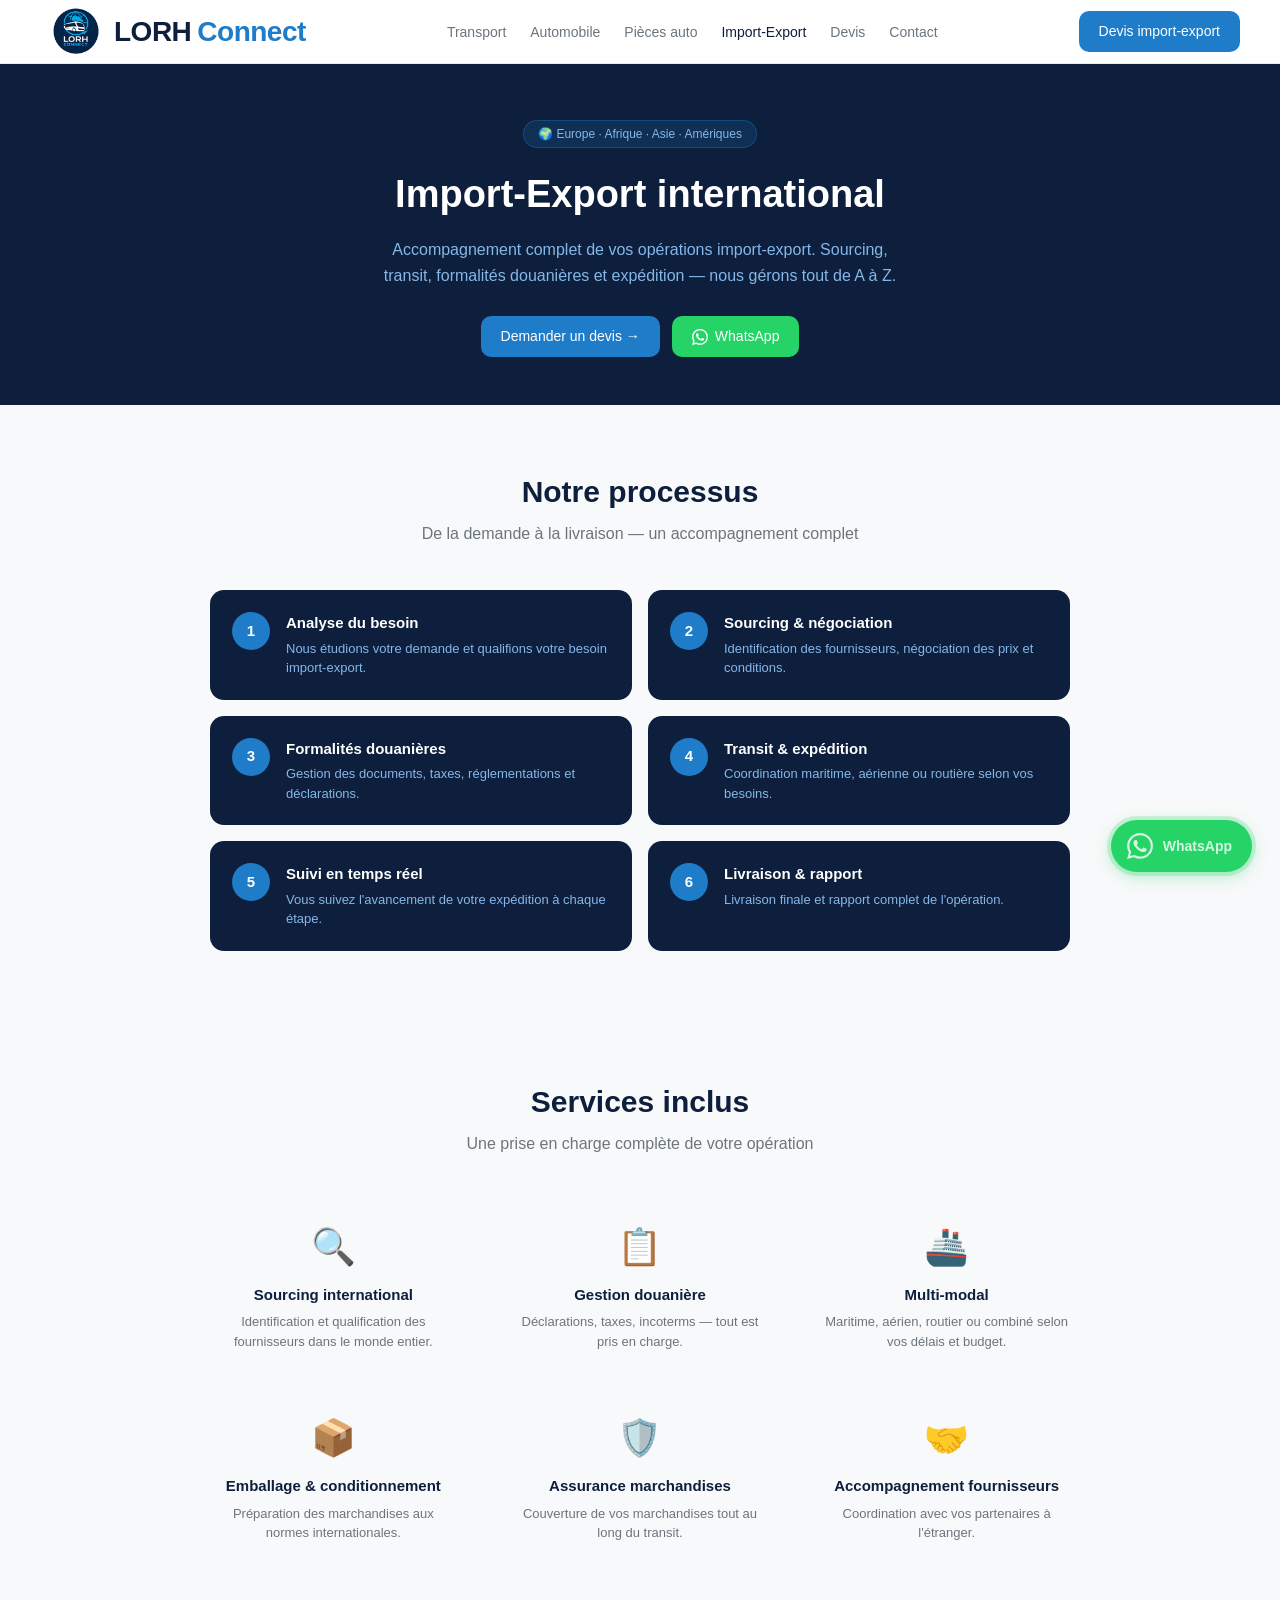
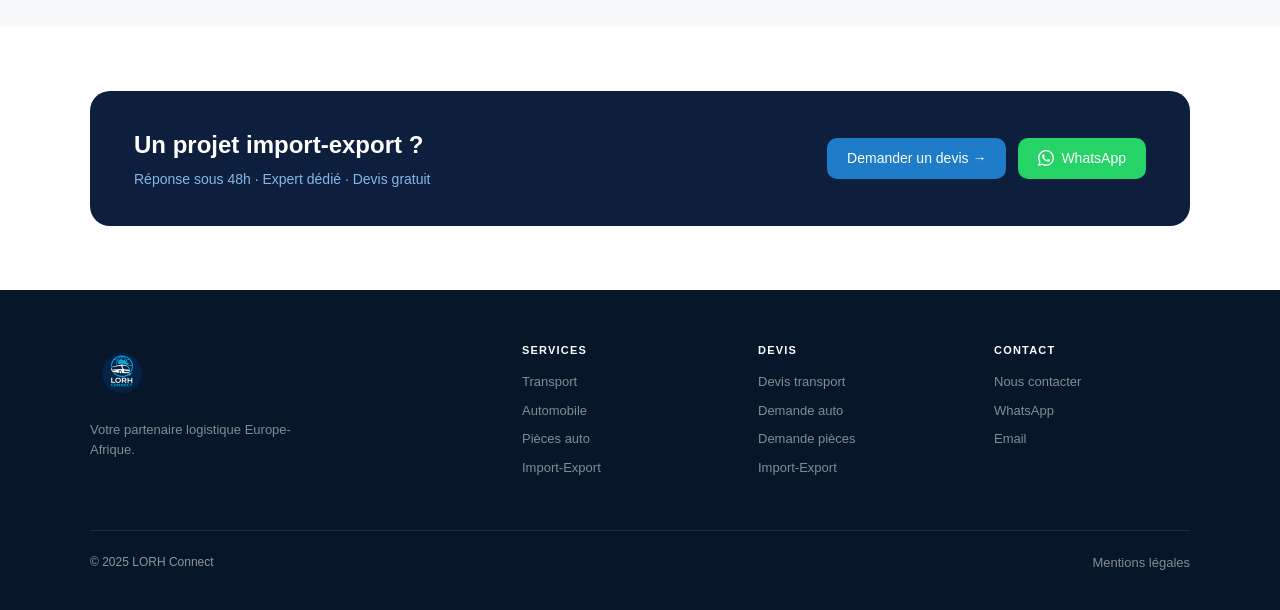
<file: pages/import-export.html>
<!DOCTYPE html>
<html lang="fr">
<head>
  <meta charset="UTF-8">
  <meta name="viewport" content="width=device-width, initial-scale=1.0">
  <meta name="description" content="Import-Export international LORH Connect — Sourcing, transit, douane, expédition Europe-Afrique.">
  <title>Import-Export International — LORH Connect</title>
  <link rel="stylesheet" href="../css/lorh-global.css">
  <style>
    @media (max-width: 768px) {
      .lorh-process-grid { grid-template-columns: 1fr !important; }
    }
  </style>
</head>
<body>

  <header class="lorh-nav">
    <a href="/" class="lorh-nav__logo"><img src="../images/logo.jpeg" alt="LORH Connect" class="lorh-nav__logo-img"><span class="lorh-nav__logo-text">LORH<span>Connect</span></span></a>
    <nav><ul class="lorh-nav__links">
      <li><a href="/pages/transport.html">Transport</a></li>
      <li><a href="/pages/automobile.html">Automobile</a></li>
      <li><a href="/pages/pieces.html">Pièces auto</a></li>
      <li><a href="/pages/import-export.html" style="color:var(--lorh-navy);font-weight:500">Import-Export</a></li>
      <li><a href="/pages/devis.html">Devis</a></li>
      <li><a href="/pages/contact.html">Contact</a></li>
    </ul></nav>
    <div class="lorh-nav__cta">
      <a href="/pages/devis.html?service=import" class="lorh-btn lorh-btn--blue">Devis import-export</a>
    </div>
    <button class="lorh-burger" aria-label="Menu" onclick="toggleMenu()"><span></span><span></span><span></span></button>
  </header>
  <div class="lorh-mobile-menu" id="mobile-menu">
    <a href="/pages/transport.html">🚛 Transport</a>
    <a href="/pages/automobile.html">🚗 Automobile</a>
    <a href="/pages/pieces.html">🔧 Pièces auto</a>
    <a href="/pages/import-export.html">🌍 Import-Export</a>
    <a href="/pages/devis.html">📋 Devis</a>
    <a href="/pages/contact.html">✉️ Contact</a>
  </div>

  <main>

    <div style="background:var(--lorh-navy);padding:56px 40px 48px;text-align:center">
      <div style="display:inline-flex;align-items:center;gap:6px;font-size:12px;font-weight:500;color:var(--lorh-blue-mid);background:rgba(30,124,200,0.18);border:1px solid rgba(30,124,200,0.35);padding:4px 14px;border-radius:20px;margin-bottom:18px">
        🌍 Europe · Afrique · Asie · Amériques
      </div>
      <h1 style="font-size:38px;font-weight:700;color:#fff;margin-bottom:14px">Import-Export international</h1>
      <p style="font-size:16px;color:var(--lorh-blue-mid);max-width:540px;margin:0 auto 28px;line-height:1.6">
        Accompagnement complet de vos opérations import-export. Sourcing, transit, formalités douanières et expédition — nous gérons tout de A à Z.
      </p>
      <div style="display:flex;gap:12px;justify-content:center;flex-wrap:wrap">
        <a href="/pages/devis.html?service=import" class="lorh-btn lorh-btn--blue">Demander un devis →</a>
        <a href="https://wa.me/2250708908162?text=Bonjour+LORH+Connect%2C+je+souhaite+des+informations+sur+vos+services+import-export." target="_blank" class="lorh-btn lorh-btn--wa">
          <svg width="16" height="16" viewBox="0 0 24 24" fill="currentColor"><path d="M17.472 14.382c-.297-.149-1.758-.867-2.03-.967-.273-.099-.471-.148-.67.15-.197.297-.767.966-.94 1.164-.173.199-.347.223-.644.075-.297-.15-1.255-.463-2.39-1.475-.883-.788-1.48-1.761-1.653-2.059-.173-.297-.018-.458.13-.606.134-.133.298-.347.446-.52.149-.174.198-.298.298-.497.099-.198.05-.371-.025-.52-.075-.149-.669-1.612-.916-2.207-.242-.579-.487-.5-.669-.51-.173-.008-.371-.01-.57-.01-.198 0-.52.074-.792.372-.272.297-1.04 1.016-1.04 2.479 0 1.462 1.065 2.875 1.213 3.074.149.198 2.096 3.2 5.077 4.487.709.306 1.262.489 1.694.625.712.227 1.36.195 1.871.118.571-.085 1.758-.719 2.006-1.413.248-.694.248-1.289.173-1.413-.074-.124-.272-.198-.57-.347m-5.421 7.403h-.004a9.87 9.87 0 01-5.031-1.378l-.361-.214-3.741.982.998-3.648-.235-.374a9.86 9.86 0 01-1.51-5.26c.001-5.45 4.436-9.884 9.888-9.884 2.64 0 5.122 1.03 6.988 2.898a9.825 9.825 0 012.893 6.994c-.003 5.45-4.437 9.884-9.885 9.884m8.413-18.297A11.815 11.815 0 0012.05 0C5.495 0 .16 5.335.157 11.892c0 2.096.547 4.142 1.588 5.945L.057 24l6.305-1.654a11.882 11.882 0 005.683 1.448h.005c6.554 0 11.89-5.335 11.893-11.893a11.821 11.821 0 00-3.48-8.413z"/></svg>
          WhatsApp
        </a>
      </div>
    </div>

    <!-- Process en 6 étapes -->
    <section class="lorh-section lorh-section--gray">
      <h2 class="lorh-section__title">Notre processus</h2>
      <p class="lorh-section__sub">De la demande à la livraison — un accompagnement complet</p>
      <div style="max-width:860px;margin:0 auto;display:grid;grid-template-columns:repeat(2,1fr);gap:16px" class="lorh-process-grid">

        <div style="display:flex;gap:16px;padding:22px;background:var(--lorh-navy);border-radius:var(--lorh-radius-lg)">
          <div style="width:38px;height:38px;border-radius:50%;background:var(--lorh-blue);color:#fff;display:flex;align-items:center;justify-content:center;font-weight:700;font-size:15px;flex-shrink:0">1</div>
          <div><h3 style="font-size:15px;font-weight:600;color:#fff;margin-bottom:4px">Analyse du besoin</h3><p style="font-size:13px;color:var(--lorh-blue-mid);margin:0;line-height:1.5">Nous étudions votre demande et qualifions votre besoin import-export.</p></div>
        </div>

        <div style="display:flex;gap:16px;padding:22px;background:var(--lorh-navy);border-radius:var(--lorh-radius-lg)">
          <div style="width:38px;height:38px;border-radius:50%;background:var(--lorh-blue);color:#fff;display:flex;align-items:center;justify-content:center;font-weight:700;font-size:15px;flex-shrink:0">2</div>
          <div><h3 style="font-size:15px;font-weight:600;color:#fff;margin-bottom:4px">Sourcing & négociation</h3><p style="font-size:13px;color:var(--lorh-blue-mid);margin:0;line-height:1.5">Identification des fournisseurs, négociation des prix et conditions.</p></div>
        </div>

        <div style="display:flex;gap:16px;padding:22px;background:var(--lorh-navy);border-radius:var(--lorh-radius-lg)">
          <div style="width:38px;height:38px;border-radius:50%;background:var(--lorh-blue);color:#fff;display:flex;align-items:center;justify-content:center;font-weight:700;font-size:15px;flex-shrink:0">3</div>
          <div><h3 style="font-size:15px;font-weight:600;color:#fff;margin-bottom:4px">Formalités douanières</h3><p style="font-size:13px;color:var(--lorh-blue-mid);margin:0;line-height:1.5">Gestion des documents, taxes, réglementations et déclarations.</p></div>
        </div>

        <div style="display:flex;gap:16px;padding:22px;background:var(--lorh-navy);border-radius:var(--lorh-radius-lg)">
          <div style="width:38px;height:38px;border-radius:50%;background:var(--lorh-blue);color:#fff;display:flex;align-items:center;justify-content:center;font-weight:700;font-size:15px;flex-shrink:0">4</div>
          <div><h3 style="font-size:15px;font-weight:600;color:#fff;margin-bottom:4px">Transit & expédition</h3><p style="font-size:13px;color:var(--lorh-blue-mid);margin:0;line-height:1.5">Coordination maritime, aérienne ou routière selon vos besoins.</p></div>
        </div>

        <div style="display:flex;gap:16px;padding:22px;background:var(--lorh-navy);border-radius:var(--lorh-radius-lg)">
          <div style="width:38px;height:38px;border-radius:50%;background:var(--lorh-blue);color:#fff;display:flex;align-items:center;justify-content:center;font-weight:700;font-size:15px;flex-shrink:0">5</div>
          <div><h3 style="font-size:15px;font-weight:600;color:#fff;margin-bottom:4px">Suivi en temps réel</h3><p style="font-size:13px;color:var(--lorh-blue-mid);margin:0;line-height:1.5">Vous suivez l'avancement de votre expédition à chaque étape.</p></div>
        </div>

        <div style="display:flex;gap:16px;padding:22px;background:var(--lorh-navy);border-radius:var(--lorh-radius-lg)">
          <div style="width:38px;height:38px;border-radius:50%;background:var(--lorh-blue);color:#fff;display:flex;align-items:center;justify-content:center;font-weight:700;font-size:15px;flex-shrink:0">6</div>
          <div><h3 style="font-size:15px;font-weight:600;color:#fff;margin-bottom:4px">Livraison & rapport</h3><p style="font-size:13px;color:var(--lorh-blue-mid);margin:0;line-height:1.5">Livraison finale et rapport complet de l'opération.</p></div>
        </div>

      </div>
    </section>

    <!-- Services inclus -->
    <section class="lorh-section lorh-section--gray">
      <h2 class="lorh-section__title">Services inclus</h2>
      <p class="lorh-section__sub">Une prise en charge complète de votre opération</p>
      <div style="display:grid;grid-template-columns:repeat(3,1fr);gap:20px;max-width:900px;margin:0 auto">
        <div style="text-align:center;padding:20px"><div style="font-size:36px;margin-bottom:10px">🔍</div><h3 style="font-size:15px;font-weight:600;color:var(--lorh-navy);margin-bottom:6px">Sourcing international</h3><p style="font-size:13px;color:var(--lorh-gray-600)">Identification et qualification des fournisseurs dans le monde entier.</p></div>
        <div style="text-align:center;padding:20px"><div style="font-size:36px;margin-bottom:10px">📋</div><h3 style="font-size:15px;font-weight:600;color:var(--lorh-navy);margin-bottom:6px">Gestion douanière</h3><p style="font-size:13px;color:var(--lorh-gray-600)">Déclarations, taxes, incoterms — tout est pris en charge.</p></div>
        <div style="text-align:center;padding:20px"><div style="font-size:36px;margin-bottom:10px">🚢</div><h3 style="font-size:15px;font-weight:600;color:var(--lorh-navy);margin-bottom:6px">Multi-modal</h3><p style="font-size:13px;color:var(--lorh-gray-600)">Maritime, aérien, routier ou combiné selon vos délais et budget.</p></div>
        <div style="text-align:center;padding:20px"><div style="font-size:36px;margin-bottom:10px">📦</div><h3 style="font-size:15px;font-weight:600;color:var(--lorh-navy);margin-bottom:6px">Emballage & conditionnement</h3><p style="font-size:13px;color:var(--lorh-gray-600)">Préparation des marchandises aux normes internationales.</p></div>
        <div style="text-align:center;padding:20px"><div style="font-size:36px;margin-bottom:10px">🛡️</div><h3 style="font-size:15px;font-weight:600;color:var(--lorh-navy);margin-bottom:6px">Assurance marchandises</h3><p style="font-size:13px;color:var(--lorh-gray-600)">Couverture de vos marchandises tout au long du transit.</p></div>
        <div style="text-align:center;padding:20px"><div style="font-size:36px;margin-bottom:10px">🤝</div><h3 style="font-size:15px;font-weight:600;color:var(--lorh-navy);margin-bottom:6px">Accompagnement fournisseurs</h3><p style="font-size:13px;color:var(--lorh-gray-600)">Coordination avec vos partenaires à l'étranger.</p></div>
      </div>
    </section>

    <!-- CTA -->
    <div class="lorh-section">
      <div class="lorh-devis-banner">
        <div>
          <h2 class="lorh-devis-banner__title">Un projet import-export ?</h2>
          <p class="lorh-devis-banner__sub">Réponse sous 48h · Expert dédié · Devis gratuit</p>
        </div>
        <div style="display:flex;gap:12px;flex-wrap:wrap">
          <a href="/pages/devis.html?service=import" class="lorh-btn lorh-btn--blue">Demander un devis →</a>
          <a href="https://wa.me/2250708908162?text=Bonjour+LORH+Connect%2C+je+souhaite+discuter+d%27un+projet+import-export." target="_blank" class="lorh-btn lorh-btn--wa">
            <svg width="16" height="16" viewBox="0 0 24 24" fill="currentColor"><path d="M17.472 14.382c-.297-.149-1.758-.867-2.03-.967-.273-.099-.471-.148-.67.15-.197.297-.767.966-.94 1.164-.173.199-.347.223-.644.075-.297-.15-1.255-.463-2.39-1.475-.883-.788-1.48-1.761-1.653-2.059-.173-.297-.018-.458.13-.606.134-.133.298-.347.446-.52.149-.174.198-.298.298-.497.099-.198.05-.371-.025-.52-.075-.149-.669-1.612-.916-2.207-.242-.579-.487-.5-.669-.51-.173-.008-.371-.01-.57-.01-.198 0-.52.074-.792.372-.272.297-1.04 1.016-1.04 2.479 0 1.462 1.065 2.875 1.213 3.074.149.198 2.096 3.2 5.077 4.487.709.306 1.262.489 1.694.625.712.227 1.36.195 1.871.118.571-.085 1.758-.719 2.006-1.413.248-.694.248-1.289.173-1.413-.074-.124-.272-.198-.57-.347m-5.421 7.403h-.004a9.87 9.87 0 01-5.031-1.378l-.361-.214-3.741.982.998-3.648-.235-.374a9.86 9.86 0 01-1.51-5.26c.001-5.45 4.436-9.884 9.888-9.884 2.64 0 5.122 1.03 6.988 2.898a9.825 9.825 0 012.893 6.994c-.003 5.45-4.437 9.884-9.885 9.884m8.413-18.297A11.815 11.815 0 0012.05 0C5.495 0 .16 5.335.157 11.892c0 2.096.547 4.142 1.588 5.945L.057 24l6.305-1.654a11.882 11.882 0 005.683 1.448h.005c6.554 0 11.89-5.335 11.893-11.893a11.821 11.821 0 00-3.48-8.413z"/></svg>
            WhatsApp
          </a>
        </div>
      </div>
    </div>

  </main>

  <footer class="lorh-footer">
    <div class="lorh-footer__grid">
      <div><img src="../images/logo.jpeg" alt="LORH Connect" style="height:64px;margin-bottom:14px;"><p style="font-size:13px;color:rgba(255,255,255,0.5);line-height:1.6;max-width:220px">Votre partenaire logistique Europe-Afrique.</p></div>
      <div><div class="lorh-footer__col-title">Services</div><a href="/pages/transport.html" class="lorh-footer__link">Transport</a><a href="/pages/automobile.html" class="lorh-footer__link">Automobile</a><a href="/pages/pieces.html" class="lorh-footer__link">Pièces auto</a><a href="/pages/import-export.html" class="lorh-footer__link">Import-Export</a></div>
      <div><div class="lorh-footer__col-title">Devis</div><a href="/pages/devis.html?service=transport" class="lorh-footer__link">Devis transport</a><a href="/pages/devis.html?service=automobile" class="lorh-footer__link">Demande auto</a><a href="/pages/devis.html?service=pieces" class="lorh-footer__link">Demande pièces</a><a href="/pages/devis.html?service=import" class="lorh-footer__link">Import-Export</a></div>
      <div><div class="lorh-footer__col-title">Contact</div><a href="/pages/contact.html" class="lorh-footer__link">Nous contacter</a><a href="https://wa.me/2250708908162" target="_blank" class="lorh-footer__link">WhatsApp</a><a href="mailto:serviceclient@lorhconnect.com" class="lorh-footer__link">Email</a></div>
    </div>
    <div class="lorh-footer__bottom"><span>© 2025 LORH Connect</span><a href="mentions-legales.html" class="lorh-footer__link" style="display:inline">Mentions légales</a></div>
  </footer>

  <a href="https://wa.me/2250708908162?text=Bonjour+LORH+Connect%2C+je+souhaite+des+informations+import-export." target="_blank" class="lorh-wa-float" aria-label="WhatsApp">
    <svg width="26" height="26" viewBox="0 0 24 24" fill="currentColor"><path d="M17.472 14.382c-.297-.149-1.758-.867-2.03-.967-.273-.099-.471-.148-.67.15-.197.297-.767.966-.94 1.164-.173.199-.347.223-.644.075-.297-.15-1.255-.463-2.39-1.475-.883-.788-1.48-1.761-1.653-2.059-.173-.297-.018-.458.13-.606.134-.133.298-.347.446-.52.149-.174.198-.298.298-.497.099-.198.05-.371-.025-.52-.075-.149-.669-1.612-.916-2.207-.242-.579-.487-.5-.669-.51-.173-.008-.371-.01-.57-.01-.198 0-.52.074-.792.372-.272.297-1.04 1.016-1.04 2.479 0 1.462 1.065 2.875 1.213 3.074.149.198 2.096 3.2 5.077 4.487.709.306 1.262.489 1.694.625.712.227 1.36.195 1.871.118.571-.085 1.758-.719 2.006-1.413.248-.694.248-1.289.173-1.413-.074-.124-.272-.198-.57-.347m-5.421 7.403h-.004a9.87 9.87 0 01-5.031-1.378l-.361-.214-3.741.982.998-3.648-.235-.374a9.86 9.86 0 01-1.51-5.26c.001-5.45 4.436-9.884 9.888-9.884 2.64 0 5.122 1.03 6.988 2.898a9.825 9.825 0 012.893 6.994c-.003 5.45-4.437 9.884-9.885 9.884m8.413-18.297A11.815 11.815 0 0012.05 0C5.495 0 .16 5.335.157 11.892c0 2.096.547 4.142 1.588 5.945L.057 24l6.305-1.654a11.882 11.882 0 005.683 1.448h.005c6.554 0 11.89-5.335 11.893-11.893a11.821 11.821 0 00-3.48-8.413z"/></svg>
    <span class="lorh-wa-float__label">WhatsApp</span>
  </a>

  <script src="../js/lorh-global.js"></script>
</body>
</html>
</file>
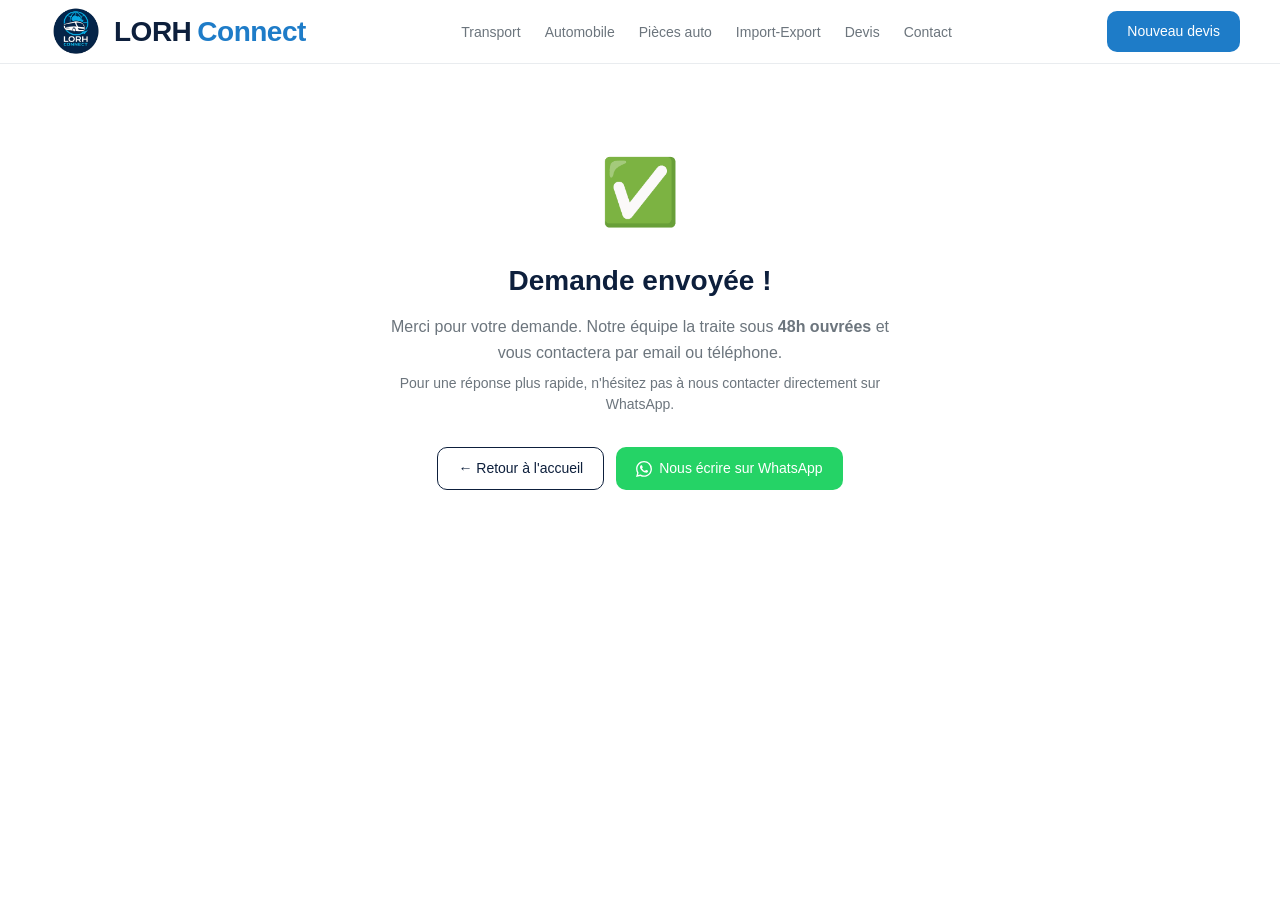
<file: pages/merci.html>
<!DOCTYPE html>
<html lang="fr">
<head>
  <meta charset="UTF-8">
  <meta name="viewport" content="width=device-width, initial-scale=1.0">
  <title>Demande envoyée — LORH Connect</title>
  <link rel="stylesheet" href="../css/lorh-global.css">
</head>
<body>
  <header class="lorh-nav">
    <a href="/" class="lorh-nav__logo"><img src="../images/logo.jpeg" alt="LORH Connect" class="lorh-nav__logo-img"><span class="lorh-nav__logo-text">LORH<span>Connect</span></span></a>
    <nav><ul class="lorh-nav__links">
      <li><a href="/pages/transport.html">Transport</a></li>
      <li><a href="/pages/automobile.html">Automobile</a></li>
      <li><a href="/pages/pieces.html">Pièces auto</a></li>
      <li><a href="/pages/import-export.html">Import-Export</a></li>
      <li><a href="/pages/devis.html">Devis</a></li>
      <li><a href="/pages/contact.html">Contact</a></li>
    </ul></nav>
    <div class="lorh-nav__cta"><a href="/pages/devis.html" class="lorh-btn lorh-btn--blue">Nouveau devis</a></div>
    <button class="lorh-burger" aria-label="Menu" onclick="toggleMenu()"><span></span><span></span><span></span></button>
  </header>

  <main>
    <div style="max-width:560px;margin:80px auto;padding:0 24px;text-align:center">
      <div style="font-size:64px;margin-bottom:20px">✅</div>
      <h1 style="font-size:28px;font-weight:700;color:var(--lorh-navy);margin-bottom:12px">Demande envoyée !</h1>
      <p style="font-size:16px;color:var(--lorh-gray-600);margin-bottom:8px;line-height:1.6">
        Merci pour votre demande. Notre équipe la traite sous <strong>48h ouvrées</strong> et vous contactera par email ou téléphone.
      </p>
      <p style="font-size:14px;color:var(--lorh-gray-600);margin-bottom:32px">
        Pour une réponse plus rapide, n'hésitez pas à nous contacter directement sur WhatsApp.
      </p>
      <div style="display:flex;gap:12px;justify-content:center;flex-wrap:wrap">
        <a href="/" class="lorh-btn lorh-btn--outline">← Retour à l'accueil</a>
        <a href="https://wa.me/2250708908162?text=Bonjour%2C+je+viens+d'envoyer+une+demande+de+devis+sur+votre+site." target="_blank" class="lorh-btn lorh-btn--wa">
          <svg width="16" height="16" viewBox="0 0 24 24" fill="currentColor"><path d="M17.472 14.382c-.297-.149-1.758-.867-2.03-.967-.273-.099-.471-.148-.67.15-.197.297-.767.966-.94 1.164-.173.199-.347.223-.644.075-.297-.15-1.255-.463-2.39-1.475-.883-.788-1.48-1.761-1.653-2.059-.173-.297-.018-.458.13-.606.134-.133.298-.347.446-.52.149-.174.198-.298.298-.497.099-.198.05-.371-.025-.52-.075-.149-.669-1.612-.916-2.207-.242-.579-.487-.5-.669-.51-.173-.008-.371-.01-.57-.01-.198 0-.52.074-.792.372-.272.297-1.04 1.016-1.04 2.479 0 1.462 1.065 2.875 1.213 3.074.149.198 2.096 3.2 5.077 4.487.709.306 1.262.489 1.694.625.712.227 1.36.195 1.871.118.571-.085 1.758-.719 2.006-1.413.248-.694.248-1.289.173-1.413-.074-.124-.272-.198-.57-.347m-5.421 7.403h-.004a9.87 9.87 0 01-5.031-1.378l-.361-.214-3.741.982.998-3.648-.235-.374a9.86 9.86 0 01-1.51-5.26c.001-5.45 4.436-9.884 9.888-9.884 2.64 0 5.122 1.03 6.988 2.898a9.825 9.825 0 012.893 6.994c-.003 5.45-4.437 9.884-9.885 9.884m8.413-18.297A11.815 11.815 0 0012.05 0C5.495 0 .16 5.335.157 11.892c0 2.096.547 4.142 1.588 5.945L.057 24l6.305-1.654a11.882 11.882 0 005.683 1.448h.005c6.554 0 11.89-5.335 11.893-11.893a11.821 11.821 0 00-3.48-8.413z"/></svg>
          Nous écrire sur WhatsApp
        </a>
      </div>
    </div>
  </main>
  <script src="../js/lorh-global.js"></script>
</body>
</html>
</file>
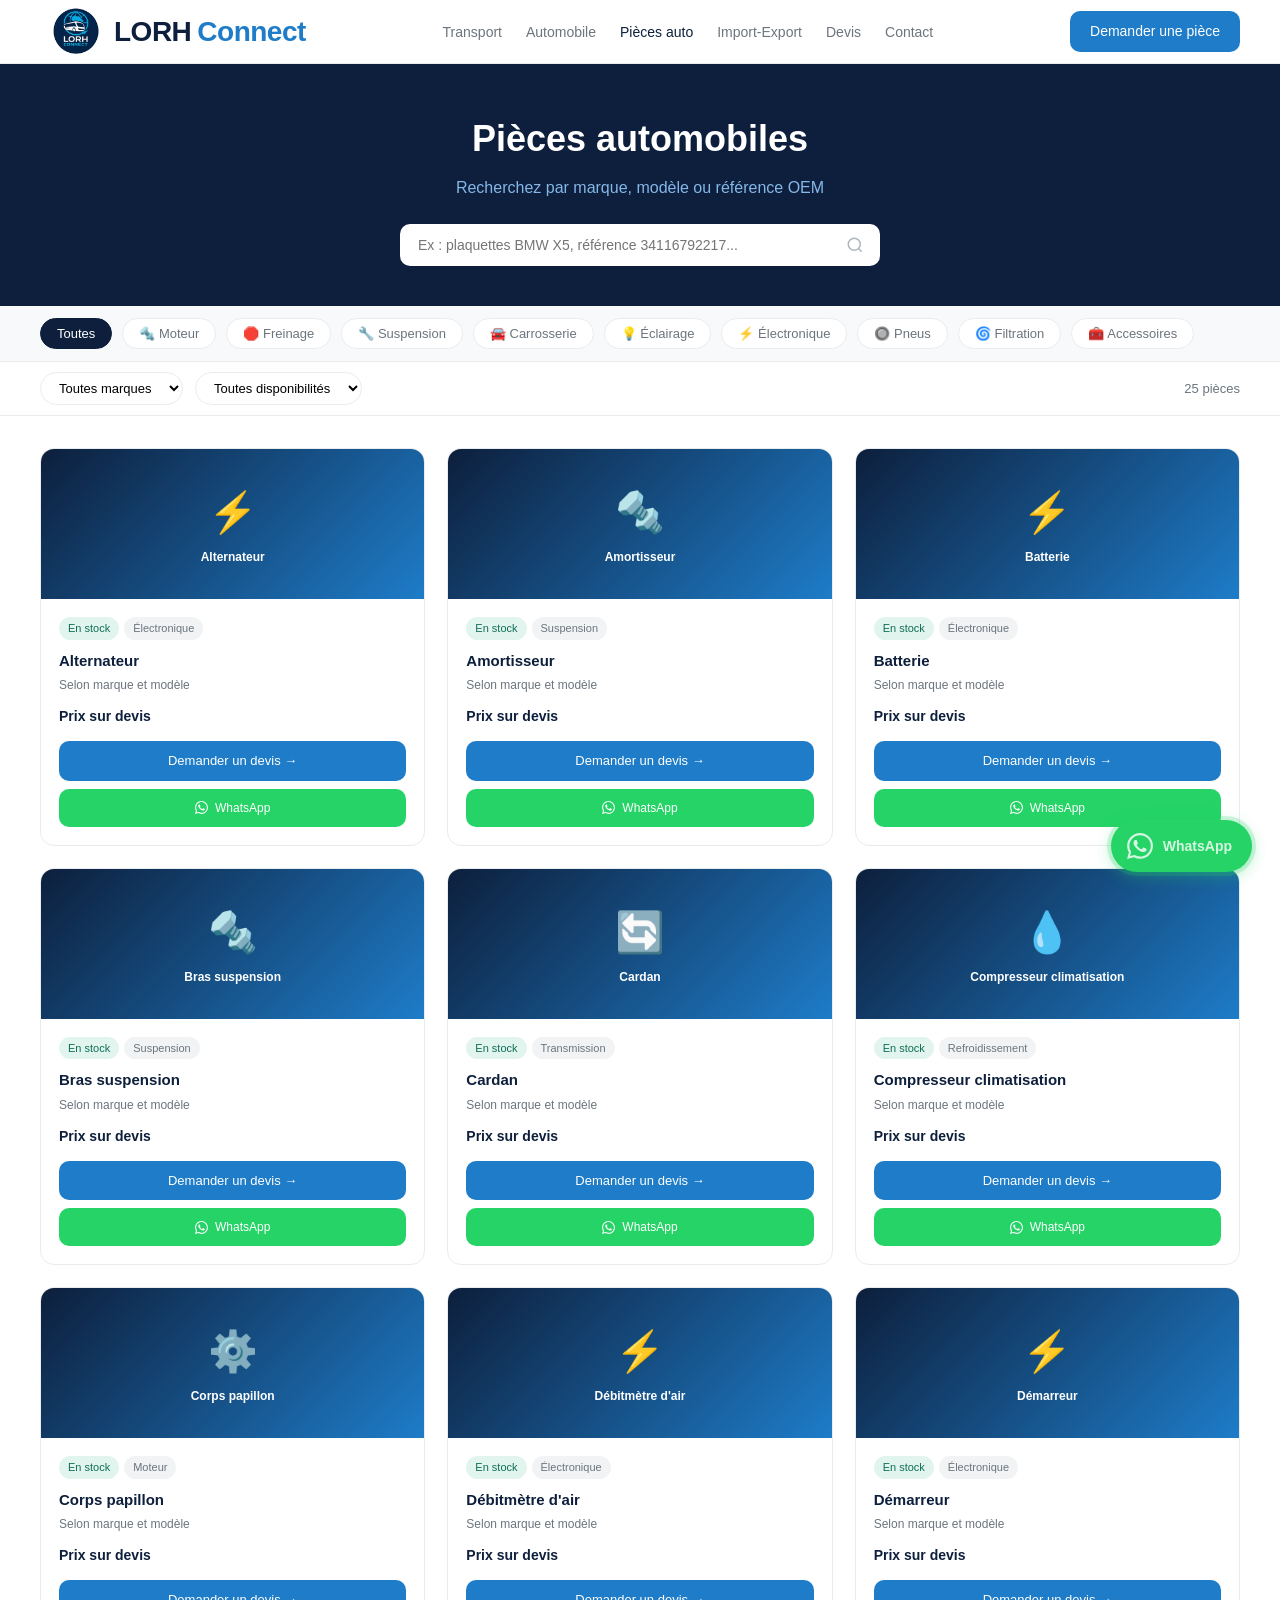
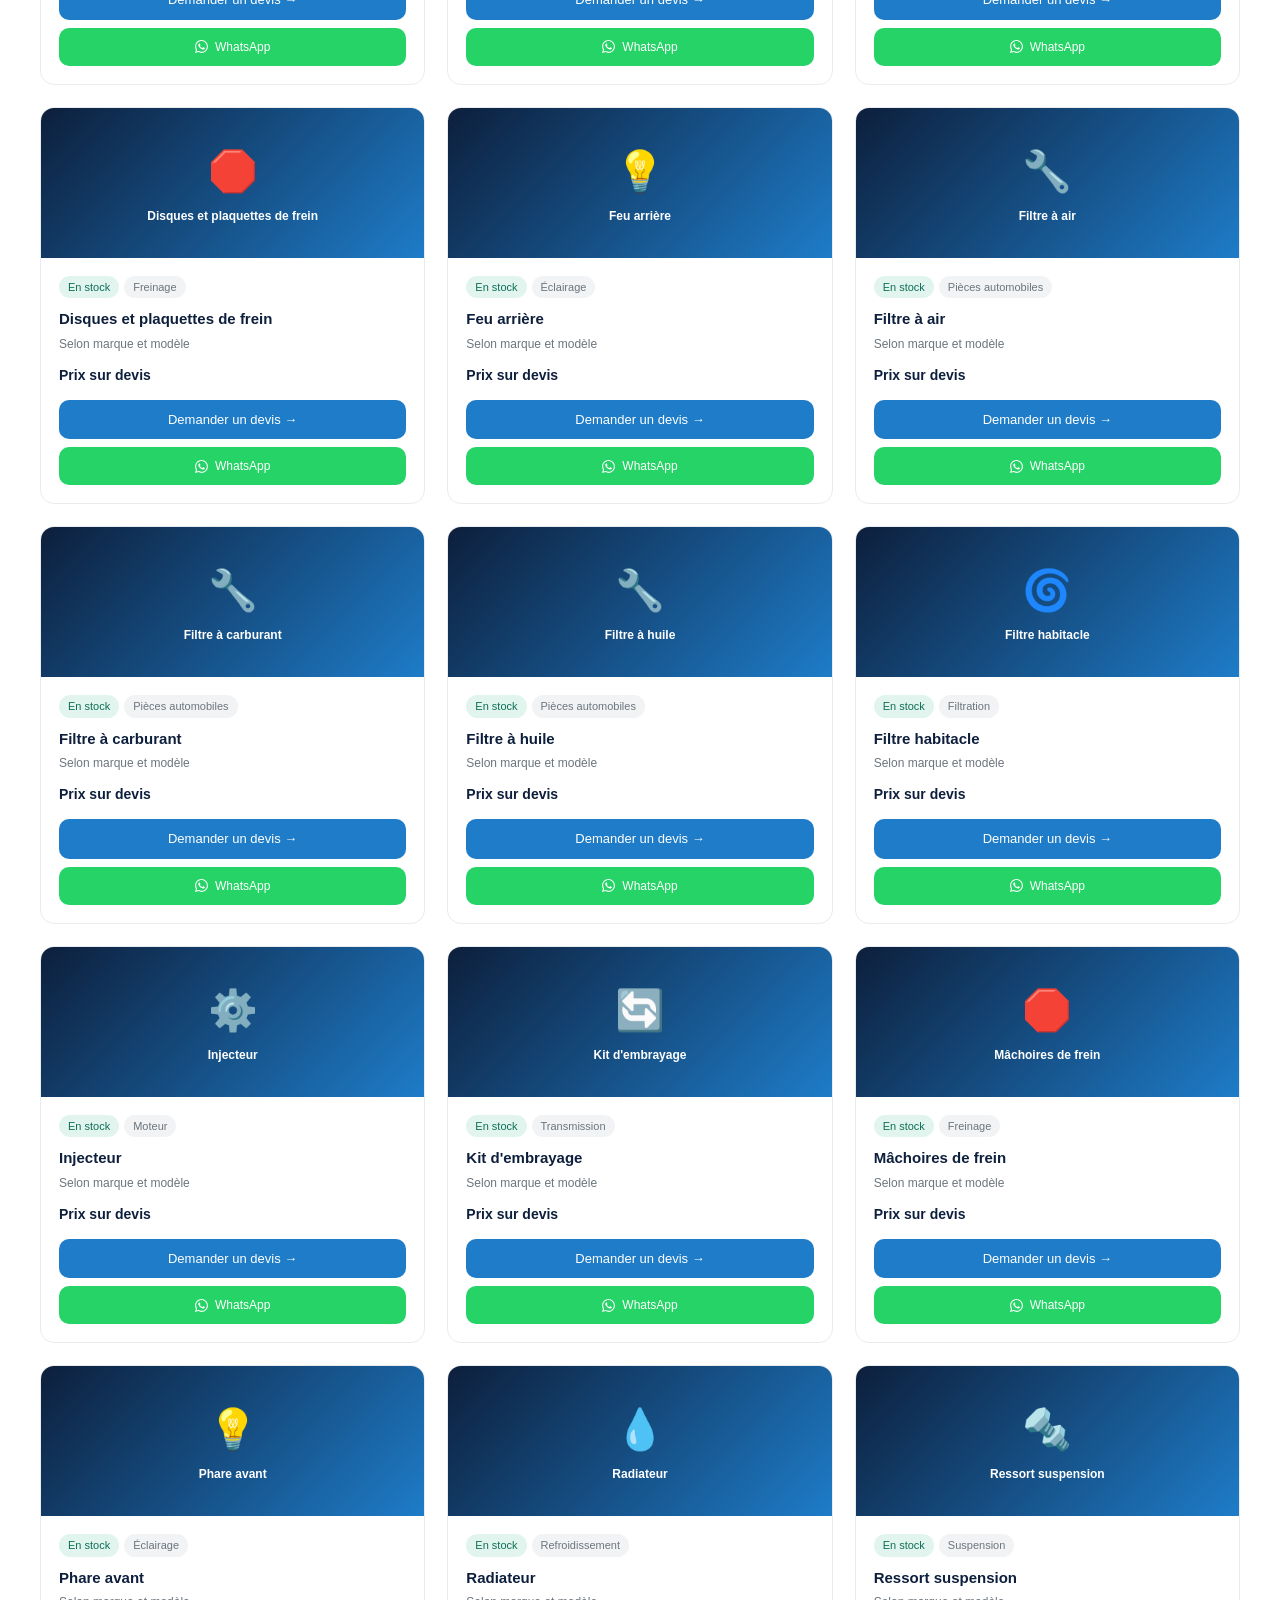
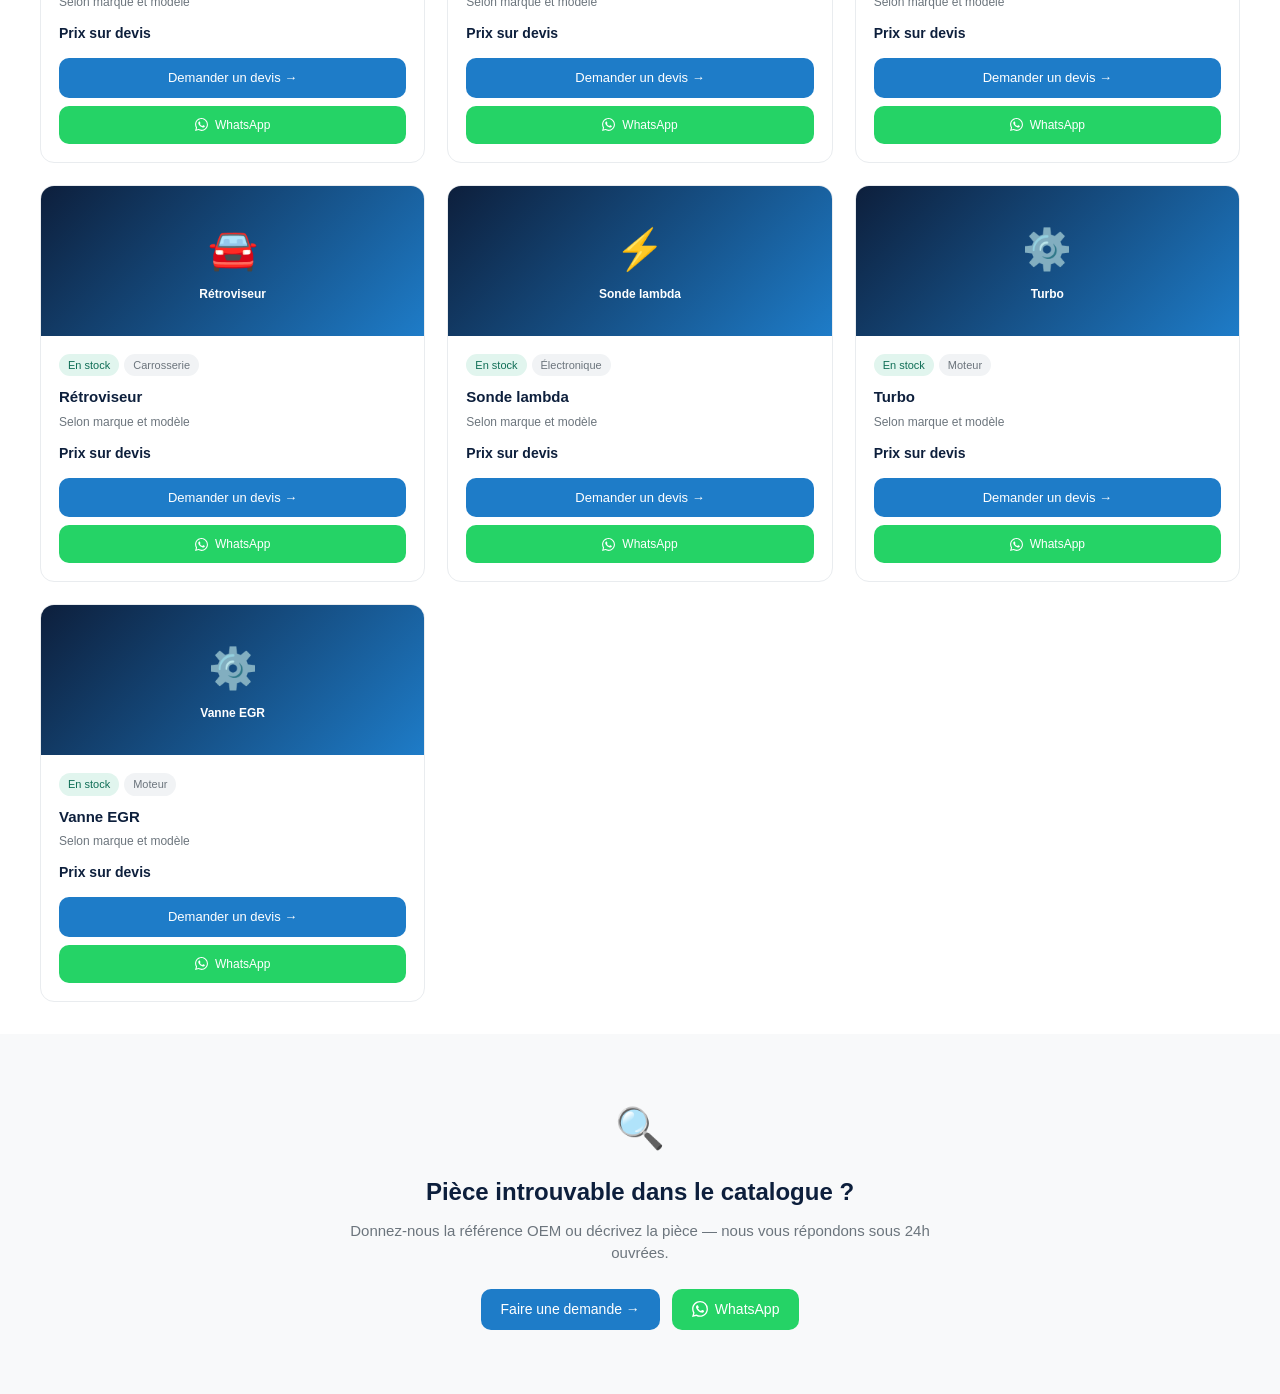
<file: pages/pieces.html>
<!DOCTYPE html>
<html lang="fr">
<head>
  <meta charset="UTF-8">
  <meta name="viewport" content="width=device-width, initial-scale=1.0">
  <meta name="description" content="Catalogue pièces automobiles LORH Connect — Référence OEM, compatibilité, disponibilité">
  <title>Pièces Automobiles — LORH Connect</title>
  <link rel="stylesheet" href="../css/lorh-global.css">
</head>
<body>

  <header class="lorh-nav">
    <a href="/" class="lorh-nav__logo"><img src="../images/logo.jpeg" alt="LORH Connect" class="lorh-nav__logo-img"><span class="lorh-nav__logo-text">LORH<span>Connect</span></span></a>
    <nav><ul class="lorh-nav__links">
      <li><a href="/pages/transport.html">Transport</a></li>
      <li><a href="/pages/automobile.html">Automobile</a></li>
      <li><a href="/pages/pieces.html" style="color:var(--lorh-navy);font-weight:500">Pièces auto</a></li>
      <li><a href="/pages/import-export.html">Import-Export</a></li>
      <li><a href="/pages/devis.html">Devis</a></li>
      <li><a href="/pages/contact.html">Contact</a></li>
    </ul></nav>
    <div class="lorh-nav__cta">
      <a href="/pages/devis?service=pieces" class="lorh-btn lorh-btn--blue">Demander une pièce</a>
    </div>
    <button class="lorh-burger" aria-label="Menu" onclick="toggleMenu()"><span></span><span></span><span></span></button>
  </header>
  <div class="lorh-mobile-menu" id="mobile-menu">
    <a href="/pages/transport.html">🚛 Transport</a>
    <a href="/pages/automobile.html">🚗 Automobile</a>
    <a href="/pages/pieces.html">🔧 Pièces auto</a>
    <a href="/pages/import-export.html">🌍 Import-Export</a>
    <a href="/pages/devis.html">📋 Devis</a>
    <a href="/pages/contact.html">✉️ Contact</a>
  </div>

  <main>

    <div style="background:var(--lorh-navy);padding:48px 40px 40px;text-align:center">
      <h1 style="font-size:36px;font-weight:700;color:#fff;margin-bottom:10px">Pièces automobiles</h1>
      <p style="font-size:16px;color:var(--lorh-blue-mid);max-width:500px;margin:0 auto 24px">
        Recherchez par marque, modèle ou référence OEM
      </p>
      <!-- Barre de recherche principale -->
      <div style="max-width:480px;margin:0 auto;position:relative">
        <input type="text" id="recherche-pieces" placeholder="Ex : plaquettes BMW X5, référence 34116792217..."
          style="width:100%;padding:13px 50px 13px 18px;font-size:14px;border:none;border-radius:var(--lorh-radius-md);outline:none;font-family:inherit"
          oninput="rechercherPieces(this.value)">
        <svg style="position:absolute;right:16px;top:50%;transform:translateY(-50%);color:var(--lorh-gray-400)" width="18" height="18" fill="none" stroke="currentColor" stroke-width="2" viewBox="0 0 24 24"><circle cx="11" cy="11" r="8"/><line x1="21" y1="21" x2="16.65" y2="16.65"/></svg>
      </div>
    </div>

    <!-- Filtres catégories -->
    <div class="lorh-filters" style="justify-content:flex-start;overflow-x:auto;flex-wrap:nowrap;padding:12px 40px">
      <button class="lorh-filter-pill active" style="flex-shrink:0" onclick="filtrerCategorie('', this)">Toutes</button>
      <button class="lorh-filter-pill" style="flex-shrink:0" onclick="filtrerCategorie('Moteur', this)">🔩 Moteur</button>
      <button class="lorh-filter-pill" style="flex-shrink:0" onclick="filtrerCategorie('Freinage', this)">🛑 Freinage</button>
      <button class="lorh-filter-pill" style="flex-shrink:0" onclick="filtrerCategorie('Suspension', this)">🔧 Suspension</button>
      <button class="lorh-filter-pill" style="flex-shrink:0" onclick="filtrerCategorie('Carrosserie', this)">🚘 Carrosserie</button>
      <button class="lorh-filter-pill" style="flex-shrink:0" onclick="filtrerCategorie('Éclairage', this)">💡 Éclairage</button>
      <button class="lorh-filter-pill" style="flex-shrink:0" onclick="filtrerCategorie('Électronique', this)">⚡ Électronique</button>
      <button class="lorh-filter-pill" style="flex-shrink:0" onclick="filtrerCategorie('Pneus / Jantes', this)">🔘 Pneus</button>
      <button class="lorh-filter-pill" style="flex-shrink:0" onclick="filtrerCategorie('Filtration', this)">🌀 Filtration</button>
      <button class="lorh-filter-pill" style="flex-shrink:0" onclick="filtrerCategorie('Accessoires', this)">🧰 Accessoires</button>
    </div>

    <!-- Filtre marque -->
    <div style="padding:10px 40px;border-bottom:1px solid var(--lorh-gray-200);display:flex;gap:12px;align-items:center;flex-wrap:wrap">
      <select id="filtre-marque-piece" onchange="appliquerFiltresPieces()" style="padding:7px 14px;font-size:13px;border:1px solid var(--lorh-gray-200);border-radius:20px;background:#fff">
        <option value="">Toutes marques</option>
      </select>
      <select id="filtre-dispo-piece" onchange="appliquerFiltresPieces()" style="padding:7px 14px;font-size:13px;border:1px solid var(--lorh-gray-200);border-radius:20px;background:#fff">
        <option value="">Toutes disponibilités</option>
        <option value="stock">En stock</option>
        <option value="commande">Sur commande</option>
      </select>
      <span id="compteur-pieces" style="font-size:13px;color:var(--lorh-gray-600);margin-left:auto"></span>
    </div>

    <!-- Grille pièces -->
    <div class="lorh-vehicles-grid" id="grille-pieces">
      <div id="loading-pieces" style="grid-column:1/-1;text-align:center;padding:60px;color:var(--lorh-gray-600)">
        <div style="font-size:32px;margin-bottom:12px">⏳</div>
        Chargement du catalogue...
      </div>
    </div>

    <div id="empty-pieces" style="display:none;text-align:center;padding:60px 20px">
      <div style="font-size:48px;margin-bottom:16px">🔍</div>
      <p style="font-size:16px;color:var(--lorh-gray-600);margin-bottom:20px">Aucune pièce ne correspond à cette recherche.</p>
      <p style="font-size:14px;color:var(--lorh-gray-600);margin-bottom:20px">Vous pouvez faire une demande spécifique et nous vous répondons sous 24h.</p>
      <a href="/pages/devis?service=pieces" class="lorh-btn lorh-btn--blue">Faire une demande de pièce →</a>
    </div>

    <!-- CTA -->
    <div class="lorh-section lorh-section--gray">
      <div style="max-width:600px;margin:0 auto;text-align:center">
        <div style="font-size:40px;margin-bottom:16px">🔍</div>
        <h2 style="font-size:24px;font-weight:700;color:var(--lorh-navy);margin-bottom:10px">Pièce introuvable dans le catalogue ?</h2>
        <p style="font-size:15px;color:var(--lorh-gray-600);margin-bottom:24px">
          Donnez-nous la référence OEM ou décrivez la pièce — nous vous répondons sous 24h ouvrées.
        </p>
        <div style="display:flex;gap:12px;justify-content:center;flex-wrap:wrap">
          <a href="/pages/devis?service=pieces" class="lorh-btn lorh-btn--blue">Faire une demande →</a>
          <a href="https://wa.me/2250708908162?text=Bonjour+LORH+Connect%2C+je+recherche+une+pi%C3%A8ce+automobile." target="_blank" class="lorh-btn lorh-btn--wa">
            <svg width="16" height="16" viewBox="0 0 24 24" fill="currentColor"><path d="M17.472 14.382c-.297-.149-1.758-.867-2.03-.967-.273-.099-.471-.148-.67.15-.197.297-.767.966-.94 1.164-.173.199-.347.223-.644.075-.297-.15-1.255-.463-2.39-1.475-.883-.788-1.48-1.761-1.653-2.059-.173-.297-.018-.458.13-.606.134-.133.298-.347.446-.52.149-.174.198-.298.298-.497.099-.198.05-.371-.025-.52-.075-.149-.669-1.612-.916-2.207-.242-.579-.487-.5-.669-.51-.173-.008-.371-.01-.57-.01-.198 0-.52.074-.792.372-.272.297-1.04 1.016-1.04 2.479 0 1.462 1.065 2.875 1.213 3.074.149.198 2.096 3.2 5.077 4.487.709.306 1.262.489 1.694.625.712.227 1.36.195 1.871.118.571-.085 1.758-.719 2.006-1.413.248-.694.248-1.289.173-1.413-.074-.124-.272-.198-.57-.347m-5.421 7.403h-.004a9.87 9.87 0 01-5.031-1.378l-.361-.214-3.741.982.998-3.648-.235-.374a9.86 9.86 0 01-1.51-5.26c.001-5.45 4.436-9.884 9.888-9.884 2.64 0 5.122 1.03 6.988 2.898a9.825 9.825 0 012.893 6.994c-.003 5.45-4.437 9.884-9.885 9.884m8.413-18.297A11.815 11.815 0 0012.05 0C5.495 0 .16 5.335.157 11.892c0 2.096.547 4.142 1.588 5.945L.057 24l6.305-1.654a11.882 11.882 0 005.683 1.448h.005c6.554 0 11.89-5.335 11.893-11.893a11.821 11.821 0 00-3.48-8.413z"/></svg>
            WhatsApp
          </a>
        </div>
      </div>
    </div>

  </main>

  <a href="https://wa.me/2250708908162?text=Bonjour+LORH+Connect%2C+je+recherche+une+pi%C3%A8ce+auto." target="_blank" class="lorh-wa-float" aria-label="WhatsApp">
    <svg width="26" height="26" viewBox="0 0 24 24" fill="currentColor"><path d="M17.472 14.382c-.297-.149-1.758-.867-2.03-.967-.273-.099-.471-.148-.67.15-.197.297-.767.966-.94 1.164-.173.199-.347.223-.644.075-.297-.15-1.255-.463-2.39-1.475-.883-.788-1.48-1.761-1.653-2.059-.173-.297-.018-.458.13-.606.134-.133.298-.347.446-.52.149-.174.198-.298.298-.497.099-.198.05-.371-.025-.52-.075-.149-.669-1.612-.916-2.207-.242-.579-.487-.5-.669-.51-.173-.008-.371-.01-.57-.01-.198 0-.52.074-.792.372-.272.297-1.04 1.016-1.04 2.479 0 1.462 1.065 2.875 1.213 3.074.149.198 2.096 3.2 5.077 4.487.709.306 1.262.489 1.694.625.712.227 1.36.195 1.871.118.571-.085 1.758-.719 2.006-1.413.248-.694.248-1.289.173-1.413-.074-.124-.272-.198-.57-.347m-5.421 7.403h-.004a9.87 9.87 0 01-5.031-1.378l-.361-.214-3.741.982.998-3.648-.235-.374a9.86 9.86 0 01-1.51-5.26c.001-5.45 4.436-9.884 9.888-9.884 2.64 0 5.122 1.03 6.988 2.898a9.825 9.825 0 012.893 6.994c-.003 5.45-4.437 9.884-9.885 9.884m8.413-18.297A11.815 11.815 0 0012.05 0C5.495 0 .16 5.335.157 11.892c0 2.096.547 4.142 1.588 5.945L.057 24l6.305-1.654a11.882 11.882 0 005.683 1.448h.005c6.554 0 11.89-5.335 11.893-11.893a11.821 11.821 0 00-3.48-8.413z"/></svg>
    <span class="lorh-wa-float__label">WhatsApp</span>
  </a>

  <script src="../js/lorh-global.js"></script>
  <script>

    var toutesPieces = [];
    var categorieActive = '';
    var rechercheActive = '';

    var fichiersPieces = [
      '../data/pieces/plaquettes-frein-avant-bmw-x5.json'
    ];

    async function chargerPieces() {
      try {
        var response = await fetch('../data/pieces/index.json');
        if (response.ok) {
          var index = await response.json();
          fichiersPieces = index.map(function(f) { return '../data/pieces/' + f; });
        }
      } catch(e) {}

      var promesses = fichiersPieces.map(function(f) {
        return fetch(f).then(function(r) { return r.json(); }).catch(function() { return null; });
      });

      var resultats = await Promise.all(promesses);
      toutesPieces = resultats.filter(function(p) { return p && p.publie !== false; });

      // Peupler filtre marques
      var marques = [...new Set(toutesPieces.map(function(p) {
        return (p.marque_compatible || '').split(',').map(function(m) { return m.trim(); });
      }).flat())].filter(Boolean).sort();

      var sel = document.getElementById('filtre-marque-piece');
      marques.forEach(function(m) {
        var opt = document.createElement('option');
        opt.value = m; opt.textContent = m;
        sel.appendChild(opt);
      });

      afficherPieces(toutesPieces);
    }

    function afficherPieces(pieces) {
      var grille  = document.getElementById('grille-pieces');
      var loading = document.getElementById('loading-pieces');
      var empty   = document.getElementById('empty-pieces');
      var cpt     = document.getElementById('compteur-pieces');

      if (loading) loading.style.display = 'none';

      if (pieces.length === 0) {
        grille.innerHTML = '';
        empty.style.display = 'block';
        cpt.textContent = '0 pièce';
        return;
      }

      empty.style.display = 'none';
      cpt.textContent = pieces.length + ' pièce' + (pieces.length > 1 ? 's' : '');

      var dispoLabels = {
        'stock':        { label: 'En stock',         cls: 'lorh-badge--stock' },
        'commande':     { label: 'Sur commande',      cls: 'lorh-badge--order' },
        'commande_long':{ label: 'Sur commande',      cls: 'lorh-badge--order' },
        'rupture':      { label: 'Rupture',           cls: '', style: 'background:#f5e0e0;color:#7a1f1f' }
      };

      grille.innerHTML = pieces.map(function(p) {
        var dispo    = dispoLabels[p.disponibilite] || dispoLabels['commande'];
        var bdgDispo = '<span class="lorh-badge ' + dispo.cls + '" ' + (dispo.style ? 'style="' + dispo.style + '"' : '') + '>' + dispo.label + '</span>';
        var bdgCat   = '<span class="lorh-badge lorh-badge--trans">' + p.categorie + '</span>';
        var photoSrc = p.photo || p.photo_url || '';
        var iconesPieces = {
          'Freinage':'🛑','Suspension':'🔩','Moteur':'⚙️','Filtration':'🌀',
          'Éclairage':'💡','Carrosserie':'🚘','Électronique':'⚡','Transmission':'🔄',
          'Refroidissement':'💧','Pneus / Jantes':'🔘','Entretien':'🧰','Électricité':'🔋'
        };
        var iconeP = iconesPieces[p.categorie] || '🔧';
        var photo = photoSrc
          ? '<img src="' + photoSrc + '" alt="' + p.nom + '" loading="lazy" style="width:100%;height:100%;object-fit:cover" onerror="this.parentNode.innerHTML=\'<div style=&quot;width:100%;height:100%;background:linear-gradient(135deg,#0D1F3C,#1E7CC8);display:flex;flex-direction:column;align-items:center;justify-content:center;gap:6px&quot;><span style=&quot;font-size:40px&quot;>' + iconeP + '</span><span style=&quot;color:#fff;font-size:12px;font-weight:600;text-align:center;padding:0 10px&quot;>' + p.nom + '</span></div>\'">'
          : '<div style="width:100%;height:100%;background:linear-gradient(135deg,#0D1F3C,#1E7CC8);display:flex;flex-direction:column;align-items:center;justify-content:center;gap:6px"><span style="font-size:40px">' + iconeP + '</span><span style="color:#fff;font-size:12px;font-weight:600;text-align:center;padding:0 10px">' + p.nom + '</span></div>';
        var prix     = p.prix_devis ? 'Prix sur devis' : (p.prix ? p.prix.toLocaleString('fr-FR') + ' €' : 'Prix sur devis');
        var waMsg    = encodeURIComponent('Bonjour LORH Connect, je recherche la pièce : ' + p.nom + (p.reference_oem ? ' (Réf : ' + p.reference_oem + ')' : '') + '. Pouvez-vous me donner disponibilité et prix ?');

        return '<div class="lorh-vehicle-card" data-categorie="' + p.categorie + '" data-marque="' + (p.marque_compatible || '') + '" data-dispo="' + p.disponibilite + '">' +
          '<div class="lorh-vehicle-card__img" style="height:150px">' + photo + '</div>' +
          '<div class="lorh-vehicle-card__body">' +
            '<div style="display:flex;gap:5px;flex-wrap:wrap;margin-bottom:10px">' + bdgDispo + bdgCat + '</div>' +
            '<h3 style="font-size:15px;font-weight:600;color:var(--lorh-navy);margin-bottom:4px">' + p.nom + '</h3>' +
            (p.reference_oem ? '<p style="font-size:11px;font-family:monospace;background:var(--lorh-gray-100);display:inline-block;padding:2px 8px;border-radius:4px;margin-bottom:8px;color:var(--lorh-gray-600)">Réf : ' + p.reference_oem + '</p>' : '') +
            '<p style="font-size:12px;color:var(--lorh-gray-600);margin-bottom:12px;line-height:1.5">' + (p.modele_compatible || p.marque_compatible || '') + '</p>' +
            '<div style="font-size:14px;font-weight:600;color:var(--lorh-navy);margin-bottom:14px">' + prix + '</div>' +
            '<a href="/pages/devis?service=pieces&piece=' + encodeURIComponent(p.nom) + '" class="lorh-btn lorh-btn--blue" style="width:100%;justify-content:center;font-size:13px;margin-bottom:8px">Demander un devis →</a>' +
            '<a href="https://wa.me/2250708908162?text=' + waMsg + '" target="_blank" class="lorh-btn lorh-btn--wa" style="width:100%;justify-content:center;font-size:12px">' +
              '<svg width="13" height="13" viewBox="0 0 24 24" fill="currentColor"><path d="M17.472 14.382c-.297-.149-1.758-.867-2.03-.967-.273-.099-.471-.148-.67.15-.197.297-.767.966-.94 1.164-.173.199-.347.223-.644.075-.297-.15-1.255-.463-2.39-1.475-.883-.788-1.48-1.761-1.653-2.059-.173-.297-.018-.458.13-.606.134-.133.298-.347.446-.52.149-.174.198-.298.298-.497.099-.198.05-.371-.025-.52-.075-.149-.669-1.612-.916-2.207-.242-.579-.487-.5-.669-.51-.173-.008-.371-.01-.57-.01-.198 0-.52.074-.792.372-.272.297-1.04 1.016-1.04 2.479 0 1.462 1.065 2.875 1.213 3.074.149.198 2.096 3.2 5.077 4.487.709.306 1.262.489 1.694.625.712.227 1.36.195 1.871.118.571-.085 1.758-.719 2.006-1.413.248-.694.248-1.289.173-1.413-.074-.124-.272-.198-.57-.347m-5.421 7.403h-.004a9.87 9.87 0 01-5.031-1.378l-.361-.214-3.741.982.998-3.648-.235-.374a9.86 9.86 0 01-1.51-5.26c.001-5.45 4.436-9.884 9.888-9.884 2.64 0 5.122 1.03 6.988 2.898a9.825 9.825 0 012.893 6.994c-.003 5.45-4.437 9.884-9.885 9.884m8.413-18.297A11.815 11.815 0 0012.05 0C5.495 0 .16 5.335.157 11.892c0 2.096.547 4.142 1.588 5.945L.057 24l6.305-1.654a11.882 11.882 0 005.683 1.448h.005c6.554 0 11.89-5.335 11.893-11.893a11.821 11.821 0 00-3.48-8.413z"/></svg>' +
              'WhatsApp</a>' +
          '</div>' +
        '</div>';
      }).join('');
    }

    function filtrerCategorie(cat, btn) {
      categorieActive = cat;
      document.querySelectorAll('.lorh-filter-pill').forEach(function(p) { p.classList.remove('active'); });
      if (btn) btn.classList.add('active');
      appliquerFiltresPieces();
    }

    function rechercherPieces(terme) {
      rechercheActive = terme.toLowerCase().trim();
      appliquerFiltresPieces();
    }

    function appliquerFiltresPieces() {
      var marque = document.getElementById('filtre-marque-piece').value;
      var dispo  = document.getElementById('filtre-dispo-piece').value;

      var filtres = toutesPieces.filter(function(p) {
        if (categorieActive && p.categorie !== categorieActive) return false;
        if (marque && !(p.marque_compatible || '').includes(marque)) return false;
        if (dispo === 'stock' && p.disponibilite !== 'stock') return false;
        if (dispo === 'commande' && p.disponibilite === 'stock') return false;
        if (rechercheActive) {
          var haystack = (p.nom + ' ' + (p.reference_oem || '') + ' ' + (p.marque_compatible || '') + ' ' + (p.modele_compatible || '') + ' ' + p.categorie).toLowerCase();
          if (!haystack.includes(rechercheActive)) return false;
        }
        return true;
      });

      afficherPieces(filtres);
    }

    chargerPieces();

  </script>
</body>
</html>
</file>
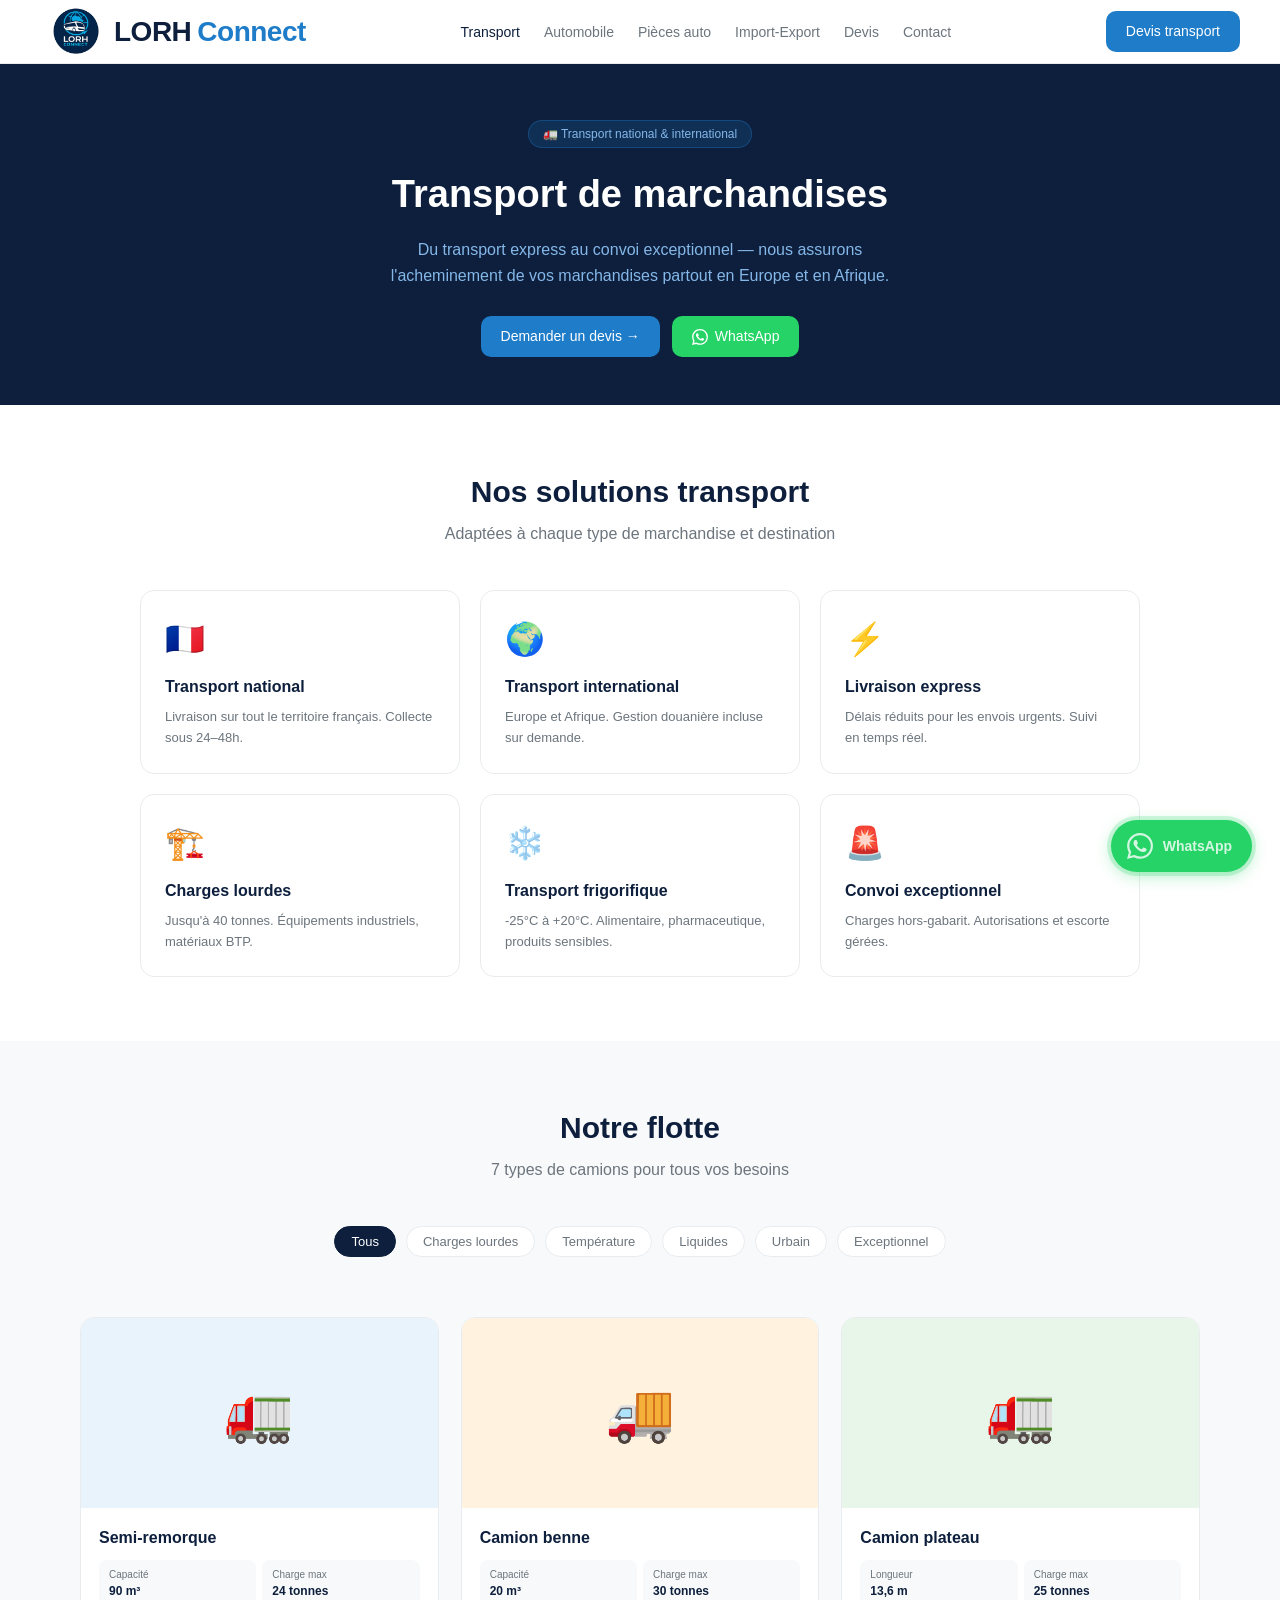
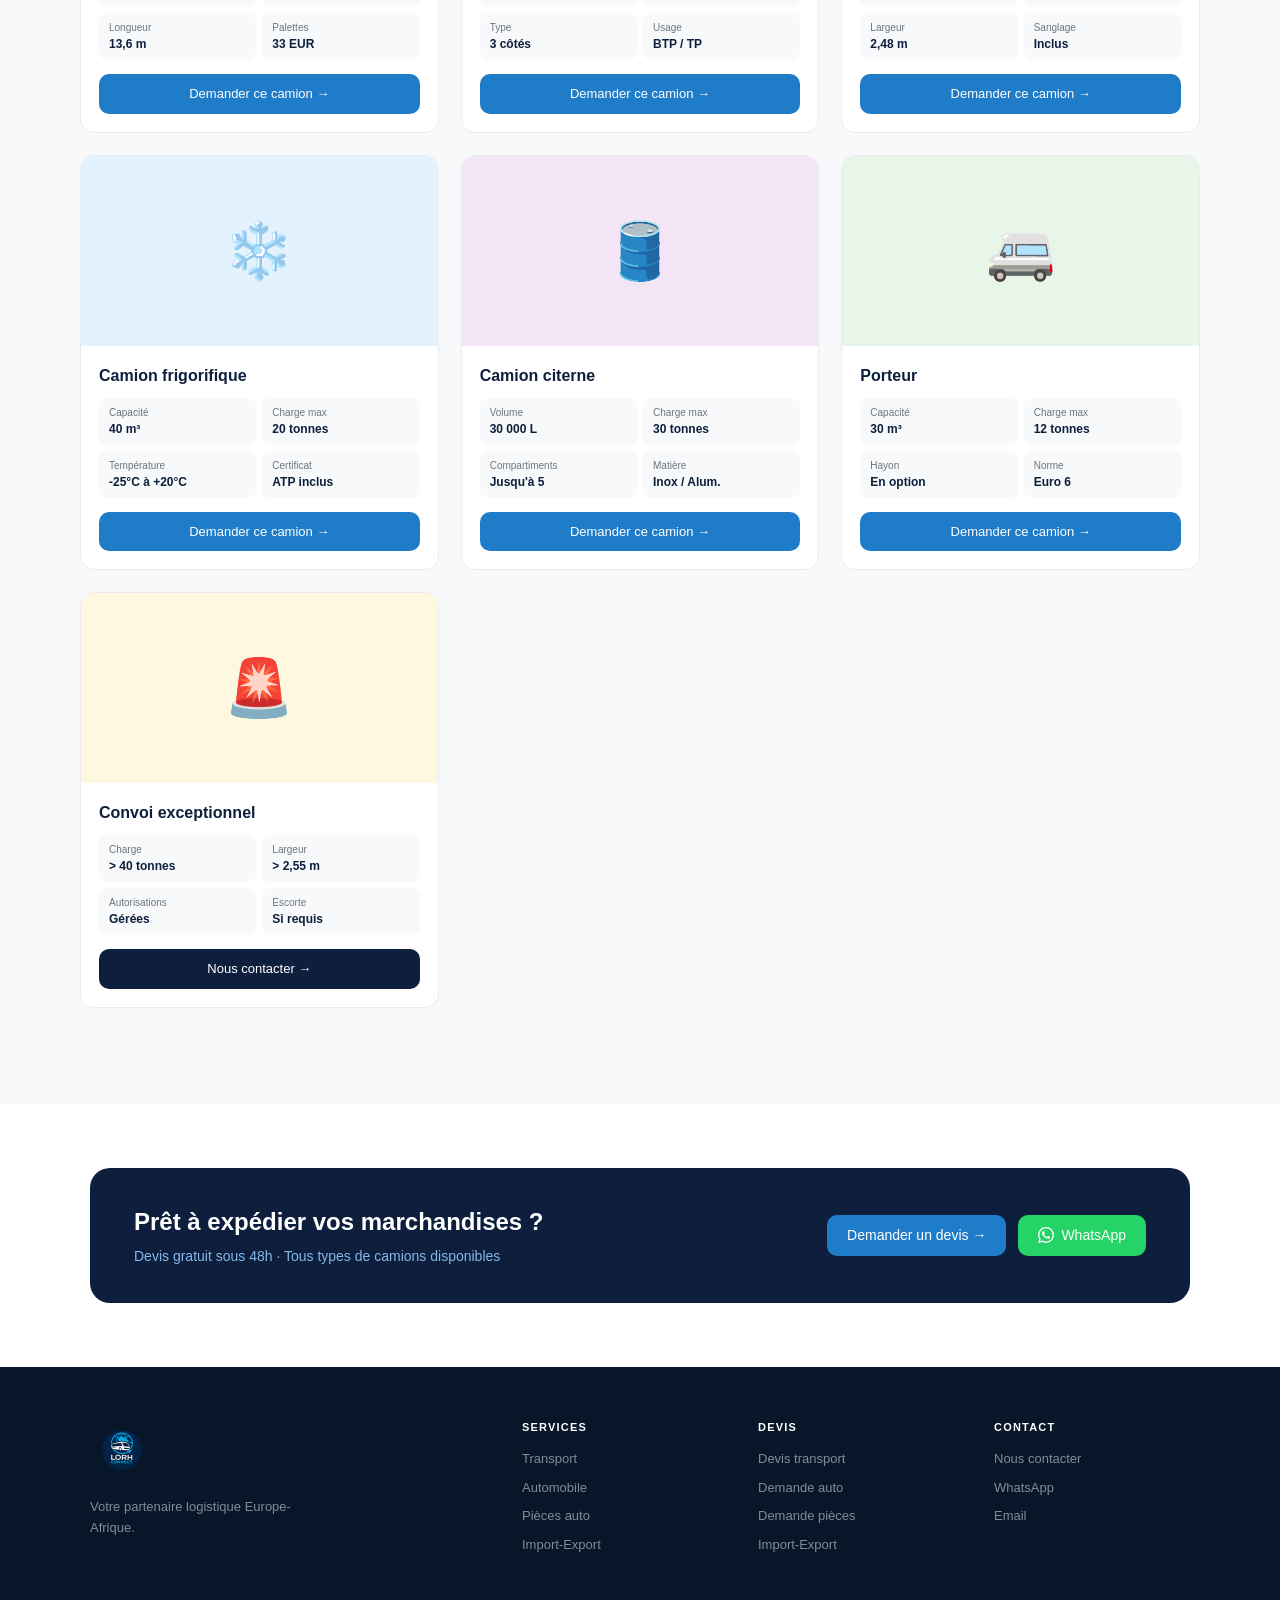
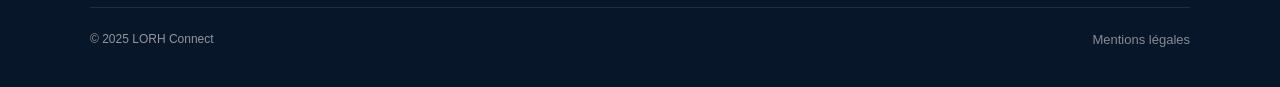
<file: pages/transport.html>
<!DOCTYPE html>
<html lang="fr">
<head>
  <meta charset="UTF-8">
  <meta name="viewport" content="width=device-width, initial-scale=1.0">
  <meta name="description" content="Transport de marchandises LORH Connect — National, international, charges lourdes. 7 types de camions.">
  <title>Transport de marchandises — LORH Connect</title>
  <link rel="stylesheet" href="../css/lorh-global.css">
  <style>
    @media (max-width: 768px) {
      .lorh-transport-grid { grid-template-columns: repeat(2,1fr) !important; }
    }
  </style>
</head>
<body>

  <header class="lorh-nav">
    <a href="/" class="lorh-nav__logo"><img src="../images/logo.jpeg" alt="LORH Connect" class="lorh-nav__logo-img"><span class="lorh-nav__logo-text">LORH<span>Connect</span></span></a>
    <nav><ul class="lorh-nav__links">
      <li><a href="/pages/transport.html" style="color:var(--lorh-navy);font-weight:500">Transport</a></li>
      <li><a href="/pages/automobile.html">Automobile</a></li>
      <li><a href="/pages/pieces.html">Pièces auto</a></li>
      <li><a href="/pages/import-export.html">Import-Export</a></li>
      <li><a href="/pages/devis.html">Devis</a></li>
      <li><a href="/pages/contact.html">Contact</a></li>
    </ul></nav>
    <div class="lorh-nav__cta">
      <a href="/pages/devis.html?service=transport" class="lorh-btn lorh-btn--blue">Devis transport</a>
    </div>
    <button class="lorh-burger" aria-label="Menu" onclick="toggleMenu()"><span></span><span></span><span></span></button>
  </header>
  <div class="lorh-mobile-menu" id="mobile-menu">
    <a href="/pages/transport.html">🚛 Transport</a>
    <a href="/pages/automobile.html">🚗 Automobile</a>
    <a href="/pages/pieces.html">🔧 Pièces auto</a>
    <a href="/pages/import-export.html">🌍 Import-Export</a>
    <a href="/pages/devis.html">📋 Devis</a>
    <a href="/pages/contact.html">✉️ Contact</a>
  </div>

  <main>

    <!-- Hero -->
    <div style="background:var(--lorh-navy);padding:56px 40px 48px;text-align:center">
      <div style="display:inline-flex;align-items:center;gap:6px;font-size:12px;font-weight:500;color:var(--lorh-blue-mid);background:rgba(30,124,200,0.18);border:1px solid rgba(30,124,200,0.35);padding:4px 14px;border-radius:20px;margin-bottom:18px">
        🚛 Transport national & international
      </div>
      <h1 style="font-size:38px;font-weight:700;color:#fff;margin-bottom:14px">Transport de marchandises</h1>
      <p style="font-size:16px;color:var(--lorh-blue-mid);max-width:520px;margin:0 auto 28px;line-height:1.6">
        Du transport express au convoi exceptionnel — nous assurons l'acheminement de vos marchandises partout en Europe et en Afrique.
      </p>
      <div style="display:flex;gap:12px;justify-content:center;flex-wrap:wrap">
        <a href="/pages/devis.html?service=transport" class="lorh-btn lorh-btn--blue">Demander un devis →</a>
        <a href="https://wa.me/2250708908162?text=Bonjour+LORH+Connect%2C+je+souhaite+un+devis+transport." target="_blank" class="lorh-btn lorh-btn--wa">
          <svg width="16" height="16" viewBox="0 0 24 24" fill="currentColor"><path d="M17.472 14.382c-.297-.149-1.758-.867-2.03-.967-.273-.099-.471-.148-.67.15-.197.297-.767.966-.94 1.164-.173.199-.347.223-.644.075-.297-.15-1.255-.463-2.39-1.475-.883-.788-1.48-1.761-1.653-2.059-.173-.297-.018-.458.13-.606.134-.133.298-.347.446-.52.149-.174.198-.298.298-.497.099-.198.05-.371-.025-.52-.075-.149-.669-1.612-.916-2.207-.242-.579-.487-.5-.669-.51-.173-.008-.371-.01-.57-.01-.198 0-.52.074-.792.372-.272.297-1.04 1.016-1.04 2.479 0 1.462 1.065 2.875 1.213 3.074.149.198 2.096 3.2 5.077 4.487.709.306 1.262.489 1.694.625.712.227 1.36.195 1.871.118.571-.085 1.758-.719 2.006-1.413.248-.694.248-1.289.173-1.413-.074-.124-.272-.198-.57-.347m-5.421 7.403h-.004a9.87 9.87 0 01-5.031-1.378l-.361-.214-3.741.982.998-3.648-.235-.374a9.86 9.86 0 01-1.51-5.26c.001-5.45 4.436-9.884 9.888-9.884 2.64 0 5.122 1.03 6.988 2.898a9.825 9.825 0 012.893 6.994c-.003 5.45-4.437 9.884-9.885 9.884m8.413-18.297A11.815 11.815 0 0012.05 0C5.495 0 .16 5.335.157 11.892c0 2.096.547 4.142 1.588 5.945L.057 24l6.305-1.654a11.882 11.882 0 005.683 1.448h.005c6.554 0 11.89-5.335 11.893-11.893a11.821 11.821 0 00-3.48-8.413z"/></svg>
          WhatsApp
        </a>
      </div>
    </div>

    <!-- Services transport -->
    <section class="lorh-section">
      <h2 class="lorh-section__title">Nos solutions transport</h2>
      <p class="lorh-section__sub">Adaptées à chaque type de marchandise et destination</p>
      <div style="display:grid;grid-template-columns:repeat(3,1fr);gap:20px;max-width:1000px;margin:0 auto" class="lorh-transport-grid">
        <div style="background:var(--lorh-white);border:1px solid var(--lorh-gray-200);border-radius:var(--lorh-radius-lg);padding:24px">
          <div style="font-size:32px;margin-bottom:12px">🇫🇷</div>
          <h3 style="font-size:16px;font-weight:600;color:var(--lorh-navy);margin-bottom:8px">Transport national</h3>
          <p style="font-size:13px;color:var(--lorh-gray-600);line-height:1.6">Livraison sur tout le territoire français. Collecte sous 24–48h.</p>
        </div>
        <div style="background:var(--lorh-white);border:1px solid var(--lorh-gray-200);border-radius:var(--lorh-radius-lg);padding:24px">
          <div style="font-size:32px;margin-bottom:12px">🌍</div>
          <h3 style="font-size:16px;font-weight:600;color:var(--lorh-navy);margin-bottom:8px">Transport international</h3>
          <p style="font-size:13px;color:var(--lorh-gray-600);line-height:1.6">Europe et Afrique. Gestion douanière incluse sur demande.</p>
        </div>
        <div style="background:var(--lorh-white);border:1px solid var(--lorh-gray-200);border-radius:var(--lorh-radius-lg);padding:24px">
          <div style="font-size:32px;margin-bottom:12px">⚡</div>
          <h3 style="font-size:16px;font-weight:600;color:var(--lorh-navy);margin-bottom:8px">Livraison express</h3>
          <p style="font-size:13px;color:var(--lorh-gray-600);line-height:1.6">Délais réduits pour les envois urgents. Suivi en temps réel.</p>
        </div>
        <div style="background:var(--lorh-white);border:1px solid var(--lorh-gray-200);border-radius:var(--lorh-radius-lg);padding:24px">
          <div style="font-size:32px;margin-bottom:12px">🏗️</div>
          <h3 style="font-size:16px;font-weight:600;color:var(--lorh-navy);margin-bottom:8px">Charges lourdes</h3>
          <p style="font-size:13px;color:var(--lorh-gray-600);line-height:1.6">Jusqu'à 40 tonnes. Équipements industriels, matériaux BTP.</p>
        </div>
        <div style="background:var(--lorh-white);border:1px solid var(--lorh-gray-200);border-radius:var(--lorh-radius-lg);padding:24px">
          <div style="font-size:32px;margin-bottom:12px">❄️</div>
          <h3 style="font-size:16px;font-weight:600;color:var(--lorh-navy);margin-bottom:8px">Transport frigorifique</h3>
          <p style="font-size:13px;color:var(--lorh-gray-600);line-height:1.6">-25°C à +20°C. Alimentaire, pharmaceutique, produits sensibles.</p>
        </div>
        <div style="background:var(--lorh-white);border:1px solid var(--lorh-gray-200);border-radius:var(--lorh-radius-lg);padding:24px">
          <div style="font-size:32px;margin-bottom:12px">🚨</div>
          <h3 style="font-size:16px;font-weight:600;color:var(--lorh-navy);margin-bottom:8px">Convoi exceptionnel</h3>
          <p style="font-size:13px;color:var(--lorh-gray-600);line-height:1.6">Charges hors-gabarit. Autorisations et escorte gérées.</p>
        </div>
      </div>
    </section>

    <!-- Types de camions -->
    <section class="lorh-section lorh-section--gray">
      <h2 class="lorh-section__title">Notre flotte</h2>
      <p class="lorh-section__sub">7 types de camions pour tous vos besoins</p>

      <div class="lorh-filters" style="justify-content:center;margin-bottom:28px;background:transparent;border:none;padding:0">
        <button class="lorh-filter-pill active" onclick="filtrerCamions('all',this)">Tous</button>
        <button class="lorh-filter-pill" onclick="filtrerCamions('lourd',this)">Charges lourdes</button>
        <button class="lorh-filter-pill" onclick="filtrerCamions('temperature',this)">Température</button>
        <button class="lorh-filter-pill" onclick="filtrerCamions('liquide',this)">Liquides</button>
        <button class="lorh-filter-pill" onclick="filtrerCamions('urbain',this)">Urbain</button>
        <button class="lorh-filter-pill" onclick="filtrerCamions('special',this)">Exceptionnel</button>
      </div>

      <div class="lorh-vehicles-grid" id="camions-grid">

        <div class="lorh-vehicle-card" data-type="lourd">
          <div class="lorh-vehicle-card__img" style="background:#E8F3FB;font-size:56px">🚛</div>
          <div class="lorh-vehicle-card__body">
            <h3 style="font-size:16px;font-weight:600;color:var(--lorh-navy);margin-bottom:4px">Semi-remorque</h3>
            <div style="display:grid;grid-template-columns:1fr 1fr;gap:6px;margin:10px 0 14px">
              <div style="background:var(--lorh-gray-50);padding:7px 10px;border-radius:8px"><div style="font-size:10px;color:var(--lorh-gray-600)">Capacité</div><div style="font-size:12px;font-weight:600;color:var(--lorh-navy)">90 m³</div></div>
              <div style="background:var(--lorh-gray-50);padding:7px 10px;border-radius:8px"><div style="font-size:10px;color:var(--lorh-gray-600)">Charge max</div><div style="font-size:12px;font-weight:600;color:var(--lorh-navy)">24 tonnes</div></div>
              <div style="background:var(--lorh-gray-50);padding:7px 10px;border-radius:8px"><div style="font-size:10px;color:var(--lorh-gray-600)">Longueur</div><div style="font-size:12px;font-weight:600;color:var(--lorh-navy)">13,6 m</div></div>
              <div style="background:var(--lorh-gray-50);padding:7px 10px;border-radius:8px"><div style="font-size:10px;color:var(--lorh-gray-600)">Palettes</div><div style="font-size:12px;font-weight:600;color:var(--lorh-navy)">33 EUR</div></div>
            </div>
            <a href="/pages/devis.html?service=transport&camion=Semi-remorque" class="lorh-btn lorh-btn--blue" style="width:100%;justify-content:center;font-size:13px">Demander ce camion →</a>
          </div>
        </div>

        <div class="lorh-vehicle-card" data-type="lourd">
          <div class="lorh-vehicle-card__img" style="background:#FFF3E0;font-size:56px">🚚</div>
          <div class="lorh-vehicle-card__body">
            <h3 style="font-size:16px;font-weight:600;color:var(--lorh-navy);margin-bottom:4px">Camion benne</h3>
            <div style="display:grid;grid-template-columns:1fr 1fr;gap:6px;margin:10px 0 14px">
              <div style="background:var(--lorh-gray-50);padding:7px 10px;border-radius:8px"><div style="font-size:10px;color:var(--lorh-gray-600)">Capacité</div><div style="font-size:12px;font-weight:600;color:var(--lorh-navy)">20 m³</div></div>
              <div style="background:var(--lorh-gray-50);padding:7px 10px;border-radius:8px"><div style="font-size:10px;color:var(--lorh-gray-600)">Charge max</div><div style="font-size:12px;font-weight:600;color:var(--lorh-navy)">30 tonnes</div></div>
              <div style="background:var(--lorh-gray-50);padding:7px 10px;border-radius:8px"><div style="font-size:10px;color:var(--lorh-gray-600)">Type</div><div style="font-size:12px;font-weight:600;color:var(--lorh-navy)">3 côtés</div></div>
              <div style="background:var(--lorh-gray-50);padding:7px 10px;border-radius:8px"><div style="font-size:10px;color:var(--lorh-gray-600)">Usage</div><div style="font-size:12px;font-weight:600;color:var(--lorh-navy)">BTP / TP</div></div>
            </div>
            <a href="/pages/devis.html?service=transport&camion=Benne" class="lorh-btn lorh-btn--blue" style="width:100%;justify-content:center;font-size:13px">Demander ce camion →</a>
          </div>
        </div>

        <div class="lorh-vehicle-card" data-type="lourd special">
          <div class="lorh-vehicle-card__img" style="background:#E8F5E9;font-size:56px">🚛</div>
          <div class="lorh-vehicle-card__body">
            <h3 style="font-size:16px;font-weight:600;color:var(--lorh-navy);margin-bottom:4px">Camion plateau</h3>
            <div style="display:grid;grid-template-columns:1fr 1fr;gap:6px;margin:10px 0 14px">
              <div style="background:var(--lorh-gray-50);padding:7px 10px;border-radius:8px"><div style="font-size:10px;color:var(--lorh-gray-600)">Longueur</div><div style="font-size:12px;font-weight:600;color:var(--lorh-navy)">13,6 m</div></div>
              <div style="background:var(--lorh-gray-50);padding:7px 10px;border-radius:8px"><div style="font-size:10px;color:var(--lorh-gray-600)">Charge max</div><div style="font-size:12px;font-weight:600;color:var(--lorh-navy)">25 tonnes</div></div>
              <div style="background:var(--lorh-gray-50);padding:7px 10px;border-radius:8px"><div style="font-size:10px;color:var(--lorh-gray-600)">Largeur</div><div style="font-size:12px;font-weight:600;color:var(--lorh-navy)">2,48 m</div></div>
              <div style="background:var(--lorh-gray-50);padding:7px 10px;border-radius:8px"><div style="font-size:10px;color:var(--lorh-gray-600)">Sanglage</div><div style="font-size:12px;font-weight:600;color:var(--lorh-navy)">Inclus</div></div>
            </div>
            <a href="/pages/devis.html?service=transport&camion=Plateau" class="lorh-btn lorh-btn--blue" style="width:100%;justify-content:center;font-size:13px">Demander ce camion →</a>
          </div>
        </div>

        <div class="lorh-vehicle-card" data-type="temperature">
          <div class="lorh-vehicle-card__img" style="background:#E3F2FD;font-size:56px">❄️</div>
          <div class="lorh-vehicle-card__body">
            <h3 style="font-size:16px;font-weight:600;color:var(--lorh-navy);margin-bottom:4px">Camion frigorifique</h3>
            <div style="display:grid;grid-template-columns:1fr 1fr;gap:6px;margin:10px 0 14px">
              <div style="background:var(--lorh-gray-50);padding:7px 10px;border-radius:8px"><div style="font-size:10px;color:var(--lorh-gray-600)">Capacité</div><div style="font-size:12px;font-weight:600;color:var(--lorh-navy)">40 m³</div></div>
              <div style="background:var(--lorh-gray-50);padding:7px 10px;border-radius:8px"><div style="font-size:10px;color:var(--lorh-gray-600)">Charge max</div><div style="font-size:12px;font-weight:600;color:var(--lorh-navy)">20 tonnes</div></div>
              <div style="background:var(--lorh-gray-50);padding:7px 10px;border-radius:8px"><div style="font-size:10px;color:var(--lorh-gray-600)">Température</div><div style="font-size:12px;font-weight:600;color:var(--lorh-navy)">-25°C à +20°C</div></div>
              <div style="background:var(--lorh-gray-50);padding:7px 10px;border-radius:8px"><div style="font-size:10px;color:var(--lorh-gray-600)">Certificat</div><div style="font-size:12px;font-weight:600;color:var(--lorh-navy)">ATP inclus</div></div>
            </div>
            <a href="/pages/devis.html?service=transport&camion=Frigorifique" class="lorh-btn lorh-btn--blue" style="width:100%;justify-content:center;font-size:13px">Demander ce camion →</a>
          </div>
        </div>

        <div class="lorh-vehicle-card" data-type="liquide">
          <div class="lorh-vehicle-card__img" style="background:#F3E5F5;font-size:56px">🛢️</div>
          <div class="lorh-vehicle-card__body">
            <h3 style="font-size:16px;font-weight:600;color:var(--lorh-navy);margin-bottom:4px">Camion citerne</h3>
            <div style="display:grid;grid-template-columns:1fr 1fr;gap:6px;margin:10px 0 14px">
              <div style="background:var(--lorh-gray-50);padding:7px 10px;border-radius:8px"><div style="font-size:10px;color:var(--lorh-gray-600)">Volume</div><div style="font-size:12px;font-weight:600;color:var(--lorh-navy)">30 000 L</div></div>
              <div style="background:var(--lorh-gray-50);padding:7px 10px;border-radius:8px"><div style="font-size:10px;color:var(--lorh-gray-600)">Charge max</div><div style="font-size:12px;font-weight:600;color:var(--lorh-navy)">30 tonnes</div></div>
              <div style="background:var(--lorh-gray-50);padding:7px 10px;border-radius:8px"><div style="font-size:10px;color:var(--lorh-gray-600)">Compartiments</div><div style="font-size:12px;font-weight:600;color:var(--lorh-navy)">Jusqu'à 5</div></div>
              <div style="background:var(--lorh-gray-50);padding:7px 10px;border-radius:8px"><div style="font-size:10px;color:var(--lorh-gray-600)">Matière</div><div style="font-size:12px;font-weight:600;color:var(--lorh-navy)">Inox / Alum.</div></div>
            </div>
            <a href="/pages/devis.html?service=transport&camion=Citerne" class="lorh-btn lorh-btn--blue" style="width:100%;justify-content:center;font-size:13px">Demander ce camion →</a>
          </div>
        </div>

        <div class="lorh-vehicle-card" data-type="urbain">
          <div class="lorh-vehicle-card__img" style="background:#E8F5E9;font-size:56px">🚐</div>
          <div class="lorh-vehicle-card__body">
            <h3 style="font-size:16px;font-weight:600;color:var(--lorh-navy);margin-bottom:4px">Porteur</h3>
            <div style="display:grid;grid-template-columns:1fr 1fr;gap:6px;margin:10px 0 14px">
              <div style="background:var(--lorh-gray-50);padding:7px 10px;border-radius:8px"><div style="font-size:10px;color:var(--lorh-gray-600)">Capacité</div><div style="font-size:12px;font-weight:600;color:var(--lorh-navy)">30 m³</div></div>
              <div style="background:var(--lorh-gray-50);padding:7px 10px;border-radius:8px"><div style="font-size:10px;color:var(--lorh-gray-600)">Charge max</div><div style="font-size:12px;font-weight:600;color:var(--lorh-navy)">12 tonnes</div></div>
              <div style="background:var(--lorh-gray-50);padding:7px 10px;border-radius:8px"><div style="font-size:10px;color:var(--lorh-gray-600)">Hayon</div><div style="font-size:12px;font-weight:600;color:var(--lorh-navy)">En option</div></div>
              <div style="background:var(--lorh-gray-50);padding:7px 10px;border-radius:8px"><div style="font-size:10px;color:var(--lorh-gray-600)">Norme</div><div style="font-size:12px;font-weight:600;color:var(--lorh-navy)">Euro 6</div></div>
            </div>
            <a href="/pages/devis.html?service=transport&camion=Porteur" class="lorh-btn lorh-btn--blue" style="width:100%;justify-content:center;font-size:13px">Demander ce camion →</a>
          </div>
        </div>

        <div class="lorh-vehicle-card" data-type="special lourd">
          <div class="lorh-vehicle-card__img" style="background:#FFF8E1;font-size:56px">🚨</div>
          <div class="lorh-vehicle-card__body">
            <h3 style="font-size:16px;font-weight:600;color:var(--lorh-navy);margin-bottom:4px">Convoi exceptionnel</h3>
            <div style="display:grid;grid-template-columns:1fr 1fr;gap:6px;margin:10px 0 14px">
              <div style="background:var(--lorh-gray-50);padding:7px 10px;border-radius:8px"><div style="font-size:10px;color:var(--lorh-gray-600)">Charge</div><div style="font-size:12px;font-weight:600;color:var(--lorh-navy)">> 40 tonnes</div></div>
              <div style="background:var(--lorh-gray-50);padding:7px 10px;border-radius:8px"><div style="font-size:10px;color:var(--lorh-gray-600)">Largeur</div><div style="font-size:12px;font-weight:600;color:var(--lorh-navy)">> 2,55 m</div></div>
              <div style="background:var(--lorh-gray-50);padding:7px 10px;border-radius:8px"><div style="font-size:10px;color:var(--lorh-gray-600)">Autorisations</div><div style="font-size:12px;font-weight:600;color:var(--lorh-navy)">Gérées</div></div>
              <div style="background:var(--lorh-gray-50);padding:7px 10px;border-radius:8px"><div style="font-size:10px;color:var(--lorh-gray-600)">Escorte</div><div style="font-size:12px;font-weight:600;color:var(--lorh-navy)">Si requis</div></div>
            </div>
            <a href="/pages/devis.html?service=transport&camion=Convoi+exceptionnel" class="lorh-btn lorh-btn--primary" style="width:100%;justify-content:center;font-size:13px">Nous contacter →</a>
          </div>
        </div>

      </div>
    </section>

    <!-- CTA -->
    <div class="lorh-section">
      <div class="lorh-devis-banner">
        <div>
          <h2 class="lorh-devis-banner__title">Prêt à expédier vos marchandises ?</h2>
          <p class="lorh-devis-banner__sub">Devis gratuit sous 48h · Tous types de camions disponibles</p>
        </div>
        <div style="display:flex;gap:12px;flex-wrap:wrap">
          <a href="/pages/devis.html?service=transport" class="lorh-btn lorh-btn--blue">Demander un devis →</a>
          <a href="https://wa.me/2250708908162?text=Bonjour+LORH+Connect%2C+je+souhaite+un+devis+transport." target="_blank" class="lorh-btn lorh-btn--wa">
            <svg width="16" height="16" viewBox="0 0 24 24" fill="currentColor"><path d="M17.472 14.382c-.297-.149-1.758-.867-2.03-.967-.273-.099-.471-.148-.67.15-.197.297-.767.966-.94 1.164-.173.199-.347.223-.644.075-.297-.15-1.255-.463-2.39-1.475-.883-.788-1.48-1.761-1.653-2.059-.173-.297-.018-.458.13-.606.134-.133.298-.347.446-.52.149-.174.198-.298.298-.497.099-.198.05-.371-.025-.52-.075-.149-.669-1.612-.916-2.207-.242-.579-.487-.5-.669-.51-.173-.008-.371-.01-.57-.01-.198 0-.52.074-.792.372-.272.297-1.04 1.016-1.04 2.479 0 1.462 1.065 2.875 1.213 3.074.149.198 2.096 3.2 5.077 4.487.709.306 1.262.489 1.694.625.712.227 1.36.195 1.871.118.571-.085 1.758-.719 2.006-1.413.248-.694.248-1.289.173-1.413-.074-.124-.272-.198-.57-.347m-5.421 7.403h-.004a9.87 9.87 0 01-5.031-1.378l-.361-.214-3.741.982.998-3.648-.235-.374a9.86 9.86 0 01-1.51-5.26c.001-5.45 4.436-9.884 9.888-9.884 2.64 0 5.122 1.03 6.988 2.898a9.825 9.825 0 012.893 6.994c-.003 5.45-4.437 9.884-9.885 9.884m8.413-18.297A11.815 11.815 0 0012.05 0C5.495 0 .16 5.335.157 11.892c0 2.096.547 4.142 1.588 5.945L.057 24l6.305-1.654a11.882 11.882 0 005.683 1.448h.005c6.554 0 11.89-5.335 11.893-11.893a11.821 11.821 0 00-3.48-8.413z"/></svg>
            WhatsApp
          </a>
        </div>
      </div>
    </div>

  </main>

  <footer class="lorh-footer">
    <div class="lorh-footer__grid">
      <div><img src="../images/logo.jpeg" alt="LORH Connect" style="height:64px;margin-bottom:14px;"><p style="font-size:13px;color:rgba(255,255,255,0.5);line-height:1.6;max-width:220px">Votre partenaire logistique Europe-Afrique.</p></div>
      <div><div class="lorh-footer__col-title">Services</div><a href="/pages/transport.html" class="lorh-footer__link">Transport</a><a href="/pages/automobile.html" class="lorh-footer__link">Automobile</a><a href="/pages/pieces.html" class="lorh-footer__link">Pièces auto</a><a href="/pages/import-export.html" class="lorh-footer__link">Import-Export</a></div>
      <div><div class="lorh-footer__col-title">Devis</div><a href="/pages/devis.html?service=transport" class="lorh-footer__link">Devis transport</a><a href="/pages/devis.html?service=automobile" class="lorh-footer__link">Demande auto</a><a href="/pages/devis.html?service=pieces" class="lorh-footer__link">Demande pièces</a><a href="/pages/devis.html?service=import" class="lorh-footer__link">Import-Export</a></div>
      <div><div class="lorh-footer__col-title">Contact</div><a href="/pages/contact.html" class="lorh-footer__link">Nous contacter</a><a href="https://wa.me/2250708908162" target="_blank" class="lorh-footer__link">WhatsApp</a><a href="mailto:serviceclient@lorhconnect.com" class="lorh-footer__link">Email</a></div>
    </div>
    <div class="lorh-footer__bottom"><span>© 2025 LORH Connect</span><a href="mentions-legales.html" class="lorh-footer__link" style="display:inline">Mentions légales</a></div>
  </footer>

  <a href="https://wa.me/2250708908162?text=Bonjour+LORH+Connect%2C+je+souhaite+un+devis+transport." target="_blank" class="lorh-wa-float" aria-label="WhatsApp">
    <svg width="26" height="26" viewBox="0 0 24 24" fill="currentColor"><path d="M17.472 14.382c-.297-.149-1.758-.867-2.03-.967-.273-.099-.471-.148-.67.15-.197.297-.767.966-.94 1.164-.173.199-.347.223-.644.075-.297-.15-1.255-.463-2.39-1.475-.883-.788-1.48-1.761-1.653-2.059-.173-.297-.018-.458.13-.606.134-.133.298-.347.446-.52.149-.174.198-.298.298-.497.099-.198.05-.371-.025-.52-.075-.149-.669-1.612-.916-2.207-.242-.579-.487-.5-.669-.51-.173-.008-.371-.01-.57-.01-.198 0-.52.074-.792.372-.272.297-1.04 1.016-1.04 2.479 0 1.462 1.065 2.875 1.213 3.074.149.198 2.096 3.2 5.077 4.487.709.306 1.262.489 1.694.625.712.227 1.36.195 1.871.118.571-.085 1.758-.719 2.006-1.413.248-.694.248-1.289.173-1.413-.074-.124-.272-.198-.57-.347m-5.421 7.403h-.004a9.87 9.87 0 01-5.031-1.378l-.361-.214-3.741.982.998-3.648-.235-.374a9.86 9.86 0 01-1.51-5.26c.001-5.45 4.436-9.884 9.888-9.884 2.64 0 5.122 1.03 6.988 2.898a9.825 9.825 0 012.893 6.994c-.003 5.45-4.437 9.884-9.885 9.884m8.413-18.297A11.815 11.815 0 0012.05 0C5.495 0 .16 5.335.157 11.892c0 2.096.547 4.142 1.588 5.945L.057 24l6.305-1.654a11.882 11.882 0 005.683 1.448h.005c6.554 0 11.89-5.335 11.893-11.893a11.821 11.821 0 00-3.48-8.413z"/></svg>
    <span class="lorh-wa-float__label">WhatsApp</span>
  </a>

  <script src="../js/lorh-global.js"></script>
  <script>
    function filtrerCamions(type, btn) {
      document.querySelectorAll('.lorh-filter-pill').forEach(function(p) { p.classList.remove('active'); });
      if (btn) btn.classList.add('active');
      document.querySelectorAll('#camions-grid .lorh-vehicle-card').forEach(function(card) {
        var types = card.getAttribute('data-type') || '';
        card.style.display = (type === 'all' || types.indexOf(type) !== -1) ? '' : 'none';
      });
    }
  </script>
</body>
</html>
</file>
<file: css/lorh-global.css>
/* ============================================================
   LORH Connect — CSS Global
   Couleurs logo : navy #0D1F3C + blue #1E7CC8
   ============================================================ */

:root {
  --lorh-navy:       #0D1F3C;
  --lorh-navy-dark:  #081629;
  --lorh-navy-light: #1A3358;
  --lorh-blue:       #1E7CC8;
  --lorh-blue-light: #E8F3FB;
  --lorh-blue-mid:   #85B7E8;
  --lorh-blue-dark:  #155E9A;
  --lorh-white:      #FFFFFF;
  --lorh-gray-50:    #F8F9FA;
  --lorh-gray-100:   #F1F3F5;
  --lorh-gray-200:   #E9ECEF;
  --lorh-gray-400:   #ADB5BD;
  --lorh-gray-600:   #6C757D;
  --lorh-gray-800:   #343A40;
  --lorh-success:    #1D9E75;
  --lorh-warning:    #BA7517;
  --lorh-danger:     #E24B4A;
  --lorh-wa:         #25D366;

  --lorh-radius-sm:  6px;
  --lorh-radius-md:  10px;
  --lorh-radius-lg:  14px;
  --lorh-radius-xl:  20px;

  --lorh-shadow-sm:  0 1px 3px rgba(13,31,60,0.08);
  --lorh-shadow-md:  0 4px 16px rgba(13,31,60,0.12);
  --lorh-font:       -apple-system, 'Helvetica Neue', Arial, sans-serif;
}

*, *::before, *::after { box-sizing: border-box; margin: 0; padding: 0; }

html { scroll-behavior: smooth; }

body {
  font-family: var(--lorh-font);
  color: var(--lorh-gray-800);
  background: var(--lorh-white);
  line-height: 1.5;
}

img { max-width: 100%; display: block; }
a  { color: inherit; }

/* ---- Navigation ---- */
.lorh-nav {
  display: flex;
  align-items: center;
  justify-content: space-between;
  padding: 0 40px;
  height: 64px;
  background: var(--lorh-white);
  border-bottom: 1px solid var(--lorh-gray-200);
  position: sticky;
  top: 0;
  z-index: 100;
  gap: 20px;
}

.lorh-nav__logo {
  display: flex;
  align-items: center;
  gap: 2px;
  text-decoration: none;
  flex-shrink: 0;
}

.lorh-nav__logo-img { height: 72px; width: auto; }

.lorh-nav__logo-text {
  font-size: 28px;
  font-weight: 900;
  color: var(--lorh-navy);
  letter-spacing: -0.5px;
  text-decoration: none;
  white-space: nowrap;
  display: inline-flex;
  align-items: baseline;
  gap: 6px;
}

.lorh-nav__logo-text span {
  font-size: 28px;
  font-weight: 900;
  color: var(--lorh-blue);
  letter-spacing: -0.5px;
  display: inline;
  margin-top: 0;
  text-transform: none;
}

.lorh-nav__links {
  display: flex;
  align-items: center;
  gap: 24px;
  list-style: none;
}

.lorh-nav__links a {
  font-size: 14px;
  color: var(--lorh-gray-600);
  text-decoration: none;
  transition: color 0.15s;
  white-space: nowrap;
}

.lorh-nav__links a:hover { color: var(--lorh-navy); font-weight: 500; }

.lorh-nav__cta { display: flex; gap: 10px; flex-shrink: 0; }

.lorh-burger {
  display: none;
  flex-direction: column;
  gap: 5px;
  background: none;
  border: none;
  cursor: pointer;
  padding: 4px;
}

.lorh-burger span {
  display: block;
  width: 22px;
  height: 2px;
  background: var(--lorh-navy);
  border-radius: 2px;
  transition: all 0.2s;
}

.lorh-mobile-menu {
  display: none;
  flex-direction: column;
  background: var(--lorh-white);
  border-bottom: 1px solid var(--lorh-gray-200);
  padding: 8px 0;
  position: sticky;
  top: 64px;
  z-index: 99;
}

.lorh-mobile-menu.open { display: flex; }

.lorh-mobile-menu a {
  display: flex;
  align-items: center;
  gap: 10px;
  padding: 12px 24px;
  font-size: 14px;
  color: var(--lorh-gray-800);
  text-decoration: none;
  border-bottom: 1px solid var(--lorh-gray-100);
}

.lorh-mobile-menu a:hover { background: var(--lorh-gray-50); }

.lorh-mobile-menu__wa {
  color: var(--lorh-wa) !important;
  font-weight: 500;
}

/* ---- Boutons ---- */
.lorh-btn {
  display: inline-flex;
  align-items: center;
  gap: 7px;
  padding: 10px 20px;
  font-size: 14px;
  font-weight: 500;
  border-radius: var(--lorh-radius-md);
  border: none;
  cursor: pointer;
  text-decoration: none;
  transition: opacity 0.15s, transform 0.1s, background 0.15s;
  white-space: nowrap;
  font-family: var(--lorh-font);
}

.lorh-btn:active { transform: scale(0.97); }

.lorh-btn--primary { background: var(--lorh-navy); color: #fff; }
.lorh-btn--primary:hover { background: var(--lorh-navy-light); color: #fff; }

.lorh-btn--blue { background: var(--lorh-blue); color: #fff; }
.lorh-btn--blue:hover { background: var(--lorh-blue-dark); color: #fff; }

.lorh-btn--outline {
  background: transparent;
  color: var(--lorh-navy);
  border: 1.5px solid var(--lorh-navy);
}
.lorh-btn--outline:hover { background: var(--lorh-gray-50); }

.lorh-btn--ghost {
  background: transparent;
  color: #fff;
  border: 1.5px solid rgba(255,255,255,0.35);
}
.lorh-btn--ghost:hover { background: rgba(255,255,255,0.1); color: #fff; }

.lorh-btn--wa { background: var(--lorh-wa); color: #fff; }
.lorh-btn--wa:hover { background: #1ebe5c; color: #fff; }

/* ---- Hero ---- */
.lorh-hero {
  background: var(--lorh-navy);
  padding: 80px 40px 68px;
  text-align: center;
}

.lorh-hero__tag {
  display: inline-flex;
  align-items: center;
  gap: 6px;
  font-size: 12px;
  font-weight: 500;
  color: var(--lorh-blue-mid);
  background: rgba(30,124,200,0.18);
  border: 1px solid rgba(30,124,200,0.35);
  padding: 5px 14px;
  border-radius: 20px;
  margin-bottom: 22px;
}

.lorh-hero__title {
  font-size: 44px;
  font-weight: 700;
  color: #fff;
  line-height: 1.2;
  margin-bottom: 18px;
}

.lorh-hero__title span { color: var(--lorh-blue); }

.lorh-hero__subtitle {
  font-size: 17px;
  color: var(--lorh-blue-mid);
  max-width: 540px;
  margin: 0 auto 36px;
  line-height: 1.65;
}

.lorh-hero__cta { display: flex; gap: 12px; justify-content: center; flex-wrap: wrap; }

/* ---- Stats ---- */
.lorh-stats {
  display: grid;
  grid-template-columns: repeat(4, 1fr);
  background: var(--lorh-white);
  border-bottom: 1px solid var(--lorh-gray-200);
}

.lorh-stats__item {
  padding: 22px 16px;
  text-align: center;
  border-right: 1px solid var(--lorh-gray-200);
}

.lorh-stats__item:last-child { border-right: none; }
.lorh-stats__num { font-size: 30px; font-weight: 700; color: var(--lorh-navy); }
.lorh-stats__label { font-size: 12px; color: var(--lorh-gray-600); margin-top: 4px; }

/* ---- Sections ---- */
.lorh-section { padding: 64px 40px; }
.lorh-section--gray { background: var(--lorh-gray-50); }

.lorh-section__title {
  font-size: 30px;
  font-weight: 700;
  color: var(--lorh-navy);
  text-align: center;
  margin-bottom: 8px;
}

.lorh-section__sub {
  font-size: 16px;
  color: var(--lorh-gray-600);
  text-align: center;
  margin-bottom: 44px;
}

/* ---- Services ---- */
.lorh-services-grid {
  display: grid;
  grid-template-columns: repeat(4, 1fr);
  gap: 20px;
  max-width: 1100px;
  margin: 0 auto;
}

.lorh-service-card {
  background: var(--lorh-white);
  border: 1px solid var(--lorh-gray-200);
  border-radius: var(--lorh-radius-lg);
  padding: 24px;
  text-decoration: none;
  display: block;
  transition: border-color 0.2s, box-shadow 0.2s, transform 0.15s;
}

.lorh-service-card:hover {
  border-color: var(--lorh-blue);
  box-shadow: var(--lorh-shadow-md);
  transform: translateY(-2px);
}

.lorh-service-card__icon {
  width: 48px;
  height: 48px;
  border-radius: var(--lorh-radius-md);
  display: flex;
  align-items: center;
  justify-content: center;
  margin-bottom: 16px;
  background: var(--lorh-blue-light);
  color: var(--lorh-blue);
}

.lorh-service-card--featured .lorh-service-card__icon {
  background: var(--lorh-navy);
  color: #fff;
}

.lorh-service-card__title {
  font-size: 15px;
  font-weight: 600;
  color: var(--lorh-navy);
  margin-bottom: 8px;
}

.lorh-service-card__desc {
  font-size: 13px;
  color: var(--lorh-gray-600);
  line-height: 1.6;
  margin-bottom: 16px;
}

.lorh-service-card__link {
  font-size: 13px;
  font-weight: 500;
  color: var(--lorh-blue);
}

/* ---- Bannière devis ---- */
.lorh-devis-banner {
  background: var(--lorh-navy);
  border-radius: var(--lorh-radius-xl);
  padding: 36px 44px;
  display: flex;
  align-items: center;
  justify-content: space-between;
  gap: 24px;
  max-width: 1100px;
  margin: 0 auto;
}

.lorh-devis-banner__title { font-size: 24px; font-weight: 700; color: #fff; margin-bottom: 6px; }
.lorh-devis-banner__sub   { font-size: 14px; color: var(--lorh-blue-mid); }

/* ---- Filtres ---- */
.lorh-filters {
  display: flex;
  gap: 10px;
  flex-wrap: wrap;
  padding: 16px 40px;
  background: var(--lorh-gray-50);
  border-bottom: 1px solid var(--lorh-gray-200);
}

.lorh-filter-pill {
  padding: 7px 16px;
  font-size: 13px;
  border: 1px solid var(--lorh-gray-200);
  border-radius: 20px;
  background: var(--lorh-white);
  color: var(--lorh-gray-600);
  cursor: pointer;
  transition: all 0.15s;
  font-family: var(--lorh-font);
}

.lorh-filter-pill:hover,
.lorh-filter-pill.active {
  background: var(--lorh-navy);
  color: #fff;
  border-color: var(--lorh-navy);
}

/* ---- Cartes véhicules / pièces ---- */
.lorh-vehicles-grid {
  display: grid;
  grid-template-columns: repeat(3, 1fr);
  gap: 22px;
  padding: 32px 40px;
}

.lorh-vehicle-card {
  background: var(--lorh-white);
  border: 1px solid var(--lorh-gray-200);
  border-radius: var(--lorh-radius-lg);
  overflow: hidden;
  transition: box-shadow 0.2s, border-color 0.2s, transform 0.15s;
}

.lorh-vehicle-card:hover {
  border-color: var(--lorh-blue);
  box-shadow: var(--lorh-shadow-md);
  transform: translateY(-2px);
}

.lorh-vehicle-card__img {
  height: 190px;
  background: var(--lorh-gray-100);
  display: flex;
  align-items: center;
  justify-content: center;
  overflow: hidden;
  font-size: 64px;
}

.lorh-vehicle-card__img img { width: 100%; height: 100%; object-fit: cover; }
.lorh-vehicle-card__body { padding: 18px; }

/* ---- Badges ---- */
.lorh-badge {
  display: inline-block;
  font-size: 11px;
  font-weight: 500;
  padding: 3px 9px;
  border-radius: 20px;
}

.lorh-badge--stock   { background: #E1F5EE; color: #0F6E56; }
.lorh-badge--order   { background: #FAEEDA; color: #633806; }
.lorh-badge--energy  { background: var(--lorh-blue-light); color: var(--lorh-blue-dark); }
.lorh-badge--trans   { background: var(--lorh-gray-100); color: var(--lorh-gray-600); }

/* ---- Formulaires ---- */
.lorh-form-page {
  max-width: 680px;
  margin: 0 auto;
  padding: 48px 24px;
}

.lorh-form-page h1 {
  font-size: 28px;
  font-weight: 700;
  color: var(--lorh-navy);
  margin-bottom: 6px;
}

.lorh-tabs {
  display: flex;
  border: 1px solid var(--lorh-gray-200);
  border-radius: var(--lorh-radius-lg);
  overflow: hidden;
  margin-bottom: 36px;
}

.lorh-tab {
  flex: 1;
  padding: 13px 8px;
  font-size: 13px;
  font-weight: 500;
  border: none;
  border-right: 1px solid var(--lorh-gray-200);
  cursor: pointer;
  background: var(--lorh-white);
  color: var(--lorh-gray-600);
  transition: all 0.15s;
  font-family: var(--lorh-font);
}

.lorh-tab:last-child { border-right: none; }
.lorh-tab.active, .lorh-tab:hover { background: var(--lorh-navy); color: #fff; }

.lorh-progress {
  display: flex;
  align-items: center;
  margin-bottom: 32px;
}

.lorh-progress__step {
  display: flex;
  flex-direction: column;
  align-items: center;
  gap: 5px;
  flex: 1;
}

.lorh-progress__circle {
  width: 32px;
  height: 32px;
  border-radius: 50%;
  display: flex;
  align-items: center;
  justify-content: center;
  font-size: 13px;
  font-weight: 600;
  transition: all 0.2s;
}

.lorh-progress__circle--done   { background: var(--lorh-navy); color: #fff; }
.lorh-progress__circle--active { background: var(--lorh-blue); color: #fff; outline: 4px solid var(--lorh-blue-light); }
.lorh-progress__circle--todo   { background: var(--lorh-gray-100); color: var(--lorh-gray-400); border: 1px solid var(--lorh-gray-200); }

.lorh-progress__label { font-size: 11px; color: var(--lorh-gray-600); text-align: center; }
.lorh-progress__label--active { color: var(--lorh-blue); font-weight: 500; }

.lorh-progress__line { flex: 1; height: 1px; background: var(--lorh-gray-200); margin-top: -18px; }
.lorh-progress__line--done { background: var(--lorh-navy); }

.lorh-step { display: none; }
.lorh-step.active { display: block; }

.lorh-step__title { font-size: 20px; font-weight: 600; color: var(--lorh-navy); margin-bottom: 4px; }
.lorh-step__sub   { font-size: 13px; color: var(--lorh-gray-600); margin-bottom: 24px; }

.lorh-field { margin-bottom: 18px; }

.lorh-field label {
  display: block;
  font-size: 13px;
  font-weight: 500;
  color: var(--lorh-navy);
  margin-bottom: 6px;
}

.lorh-field label .req { color: var(--lorh-blue); }

.lorh-field input,
.lorh-field select,
.lorh-field textarea {
  width: 100%;
  padding: 10px 14px;
  font-size: 14px;
  border: 1px solid var(--lorh-gray-200);
  border-radius: var(--lorh-radius-md);
  color: var(--lorh-gray-800);
  background: var(--lorh-white);
  outline: none;
  font-family: var(--lorh-font);
  transition: border-color 0.15s;
}

.lorh-field input:focus,
.lorh-field select:focus,
.lorh-field textarea:focus {
  border-color: var(--lorh-blue);
  box-shadow: 0 0 0 3px rgba(30,124,200,0.1);
}

.lorh-field textarea { resize: vertical; min-height: 90px; }

.lorh-field-row { display: grid; grid-template-columns: 1fr 1fr; gap: 14px; }

.lorh-truck-grid { display: grid; grid-template-columns: repeat(3, 1fr); gap: 10px; margin-top: 6px; }

.lorh-truck-option {
  border: 1.5px solid var(--lorh-gray-200);
  border-radius: var(--lorh-radius-md);
  padding: 14px 10px;
  text-align: center;
  cursor: pointer;
  transition: all 0.15s;
  background: var(--lorh-white);
}

.lorh-truck-option:hover { border-color: var(--lorh-blue); }

.lorh-truck-option.selected {
  border-color: var(--lorh-blue);
  background: var(--lorh-blue-light);
}

.lorh-truck-option__icon { font-size: 28px; margin-bottom: 6px; }
.lorh-truck-option__name { font-size: 12px; font-weight: 600; color: var(--lorh-navy); }
.lorh-truck-option__cap  { font-size: 11px; color: var(--lorh-gray-600); }

.lorh-form-nav {
  display: flex;
  justify-content: space-between;
  align-items: center;
  margin-top: 28px;
  padding-top: 20px;
  border-top: 1px solid var(--lorh-gray-200);
}

.lorh-info-box {
  background: var(--lorh-blue-light);
  border-radius: var(--lorh-radius-md);
  padding: 14px 16px;
  font-size: 13px;
  color: var(--lorh-blue-dark);
  margin-bottom: 16px;
}

/* WhatsApp séparateur devis */
.lorh-wa-sep {
  display: flex;
  align-items: center;
  gap: 12px;
  margin: 16px 0 12px;
  color: var(--lorh-gray-400);
  font-size: 12px;
}
.lorh-wa-sep::before, .lorh-wa-sep::after {
  content: '';
  flex: 1;
  height: 1px;
  background: var(--lorh-gray-200);
}

/* ---- WhatsApp flottant ---- */
.lorh-wa-float {
  position: fixed;
  bottom: 28px;
  right: 28px;
  z-index: 999;
  display: flex;
  align-items: center;
  gap: 10px;
  background: var(--lorh-wa);
  color: #fff;
  padding: 13px 20px 13px 16px;
  border-radius: 50px;
  text-decoration: none;
  font-size: 14px;
  font-weight: 600;
  box-shadow: 0 4px 16px rgba(37,211,102,0.35);
  transition: transform 0.2s, box-shadow 0.2s;
}

.lorh-wa-float:hover {
  transform: translateY(-2px);
  box-shadow: 0 6px 22px rgba(37,211,102,0.45);
  color: #fff;
}

.lorh-wa-float::before {
  content: '';
  position: absolute;
  inset: -4px;
  border-radius: 50px;
  background: rgba(37,211,102,0.2);
  animation: wa-pulse 2.5s ease-out infinite;
}

@keyframes wa-pulse {
  0%   { opacity: 1; transform: scale(1); }
  70%  { opacity: 0; transform: scale(1.22); }
  100% { opacity: 0; }
}

@media (prefers-reduced-motion: reduce) { .lorh-wa-float::before { animation: none; } }

/* ---- Footer ---- */
.lorh-footer {
  background: var(--lorh-navy-dark);
  color: rgba(255,255,255,0.55);
  padding: 52px 40px 28px;
}

.lorh-footer__grid {
  display: grid;
  grid-template-columns: 2fr 1fr 1fr 1fr;
  gap: 40px;
  margin-bottom: 44px;
  max-width: 1100px;
  margin-left: auto;
  margin-right: auto;
}

.lorh-footer__col-title {
  font-size: 11px;
  font-weight: 600;
  color: #fff;
  letter-spacing: 1.2px;
  text-transform: uppercase;
  margin-bottom: 14px;
}

.lorh-footer__link {
  display: block;
  font-size: 13px;
  color: rgba(255,255,255,0.5);
  text-decoration: none;
  margin-bottom: 9px;
  transition: color 0.15s;
}

.lorh-footer__link:hover { color: #fff; }

.lorh-footer__bottom {
  border-top: 1px solid rgba(255,255,255,0.1);
  padding-top: 22px;
  display: flex;
  justify-content: space-between;
  font-size: 12px;
  max-width: 1100px;
  margin: 0 auto;
}

/* ---- Netlify Forms success ---- */
.lorh-success {
  background: #E1F5EE;
  border: 1px solid #1D9E75;
  border-radius: var(--lorh-radius-md);
  padding: 20px 24px;
  color: #0F6E56;
  font-size: 15px;
  text-align: center;
  display: none;
}

/* ============================================================
   RESPONSIVE
   ============================================================ */
@media (max-width: 1024px) {
  .lorh-services-grid { grid-template-columns: repeat(2, 1fr); }
  .lorh-vehicles-grid { grid-template-columns: repeat(2, 1fr); }
}

@media (max-width: 768px) {
  .lorh-nav        { padding: 0 16px; }
  .lorh-nav__links { display: none; }
  .lorh-nav__cta   { display: none; }
  .lorh-burger     { display: flex; }

  .lorh-hero        { padding: 52px 20px 44px; }
  .lorh-hero__title { font-size: 30px; }

  .lorh-stats { grid-template-columns: repeat(2, 1fr); }
  .lorh-stats__item:nth-child(2) { border-right: none; }

  .lorh-section { padding: 44px 20px; }
  .lorh-services-grid  { grid-template-columns: 1fr; gap: 14px; }
  .lorh-vehicles-grid  { grid-template-columns: 1fr; padding: 20px 16px; }
  .lorh-filters        { padding: 12px 16px; }

  .lorh-devis-banner {
    flex-direction: column;
    text-align: center;
    padding: 28px 24px;
  }

  .lorh-footer__grid   { grid-template-columns: 1fr 1fr; gap: 28px; }
  .lorh-footer__bottom { flex-direction: column; gap: 8px; }

  .lorh-wa-float { padding: 14px; border-radius: 50%; bottom: 20px; right: 16px; }
  .lorh-wa-float__label { display: none; }
  .lorh-wa-float::before { border-radius: 50%; }

  .lorh-field-row  { grid-template-columns: 1fr; }
  .lorh-truck-grid { grid-template-columns: repeat(2, 1fr); }
  .lorh-tabs       { flex-wrap: wrap; }
  .lorh-tab        { flex: 1 0 45%; border-bottom: 1px solid var(--lorh-gray-200); }
}
</file>
